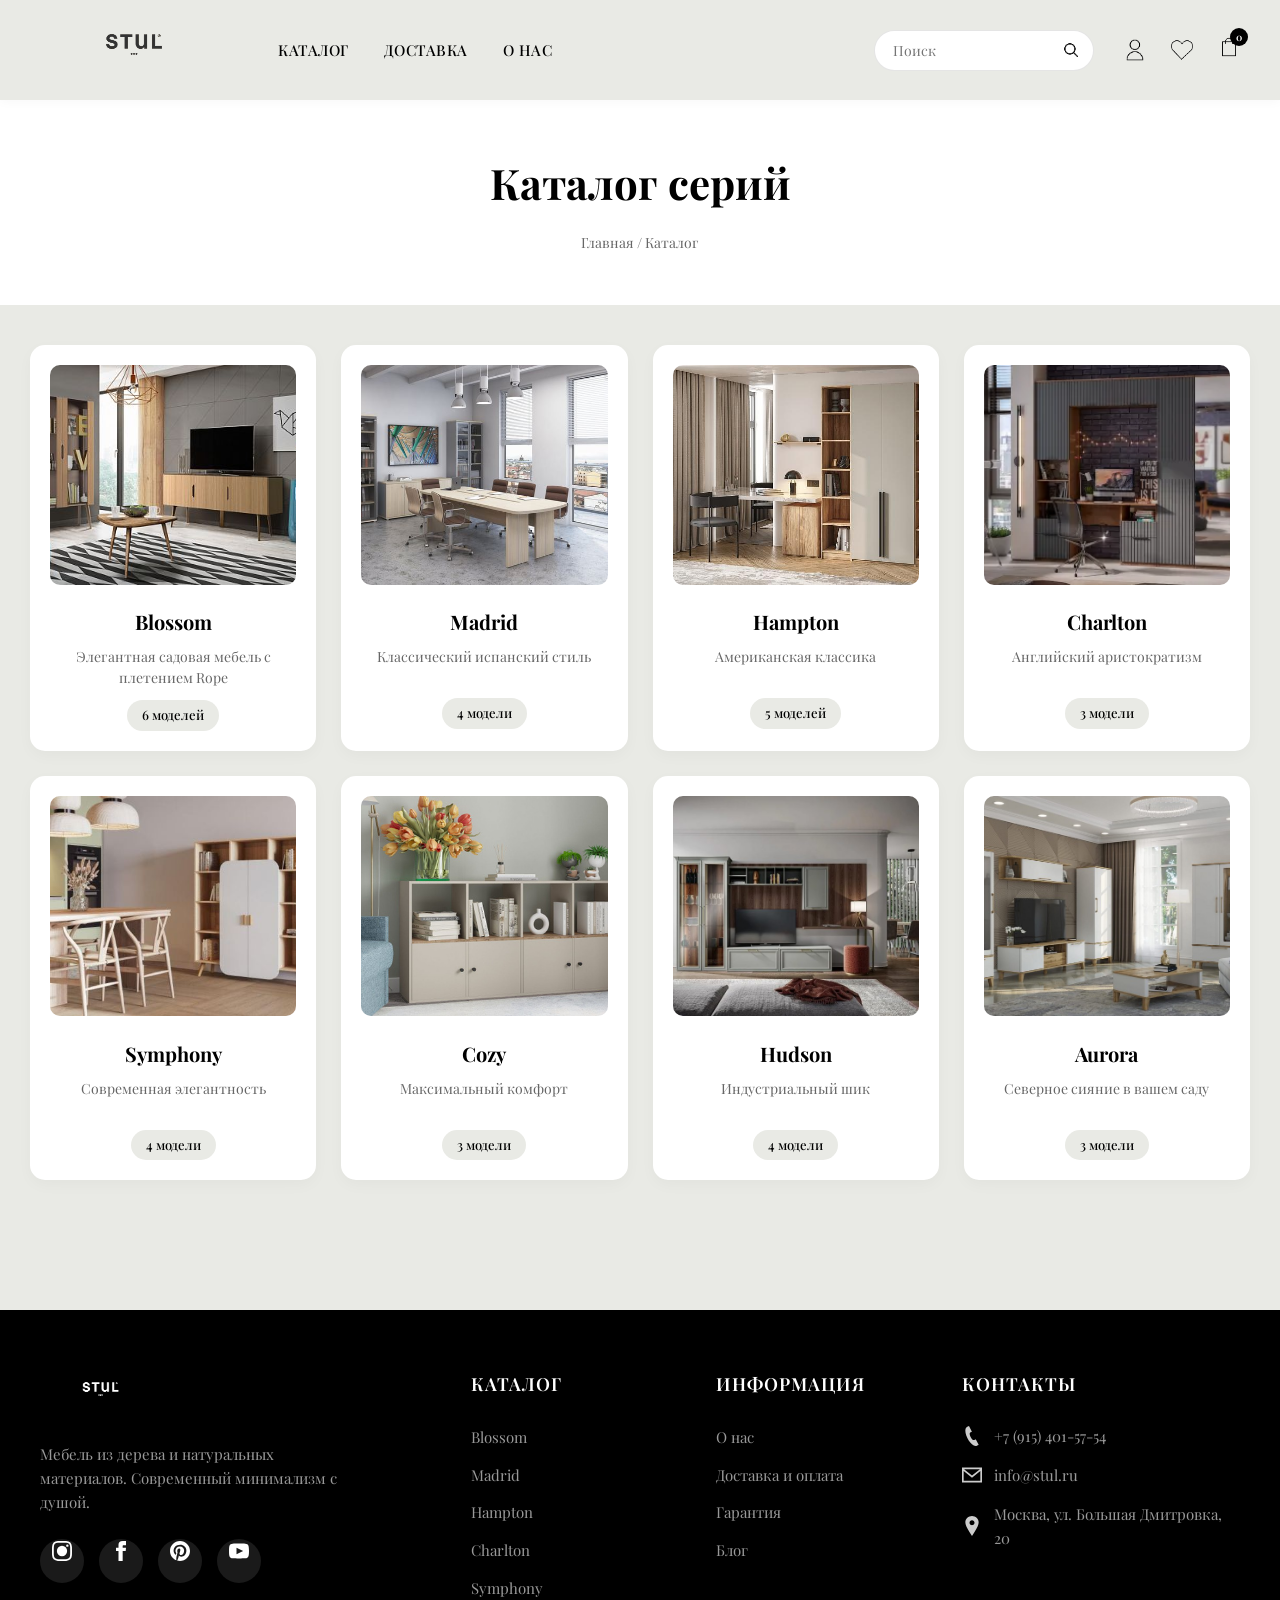
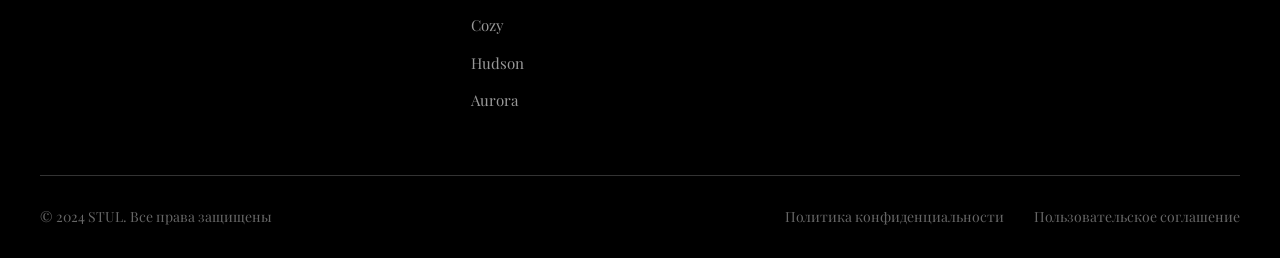
<file: stul/catalog.html>
<!DOCTYPE html>
<html lang="ru">
<head>
    <meta charset="UTF-8">
    <meta name="viewport" content="width=device-width, initial-scale=1.0">
    <title>STUL - Каталог серий</title>
    <link rel="stylesheet" href="style.css">
    <link rel="preconnect" href="https://fonts.googleapis.com">
    <link rel="preconnect" href="https://fonts.gstatic.com" crossorigin>
    <link href="https://fonts.googleapis.com/css2?family=Playfair+Display:wght@400;500;600;700&display=swap" rel="stylesheet">
    <style>
        .logo_img {
            height: 70px;
            width: auto;
            opacity: 0.9;
        }
        .catalog-hero {
            padding: 50px 30px;
            text-align: center;
            background: #fff;
        }
        
        .catalog-hero h1 {
            font-size: 42px;
            margin-bottom: 15px;
        }
        
        .breadcrumbs {
            color: #666;
            font-size: 14px;
        }
        
        .breadcrumbs a {
            color: #666;
            transition: color 0.3s;
        }
        
        .breadcrumbs a:hover {
            color: #000;
        }
        
        .series-grid {
            display: grid;
            grid-template-columns: repeat(4, 1fr);
            gap: 25px;
            max-width: 1300px;
            margin: 40px auto;
            padding: 0 30px 50px;
        }
        
        .series-card {
            background: #fff;
            border-radius: 15px;
            overflow: hidden;
            cursor: pointer;
            transition: transform 0.3s, box-shadow 0.3s;
            text-align: center;
            padding: 20px;
            box-shadow: 0 5px 15px rgba(0,0,0,0.03);
        }
        
        .series-card:hover {
            transform: translateY(-5px);
            box-shadow: 0 15px 25px rgba(0, 0, 0, 0.08);
        }
        
        .series-card img {
            width: 100%;
            height: 220px;
            object-fit: cover;
            border-radius: 10px;
            margin-bottom: 15px;
        }
        
        .series-card h3 {
            font-size: 20px;
            margin-bottom: 8px;
        }
        
        .series-card p {
            color: #666;
            margin-bottom: 12px;
            font-size: 14px;
            line-height: 1.5;
            min-height: 40px;
        }
        
        .series-badge {
            display: inline-block;
            background: #e9eae5;
            padding: 5px 15px;
            border-radius: 20px;
            font-size: 13px;
            font-weight: 500;
        }
        
        @media (max-width: 1200px) {
            .series-grid {
                grid-template-columns: repeat(3, 1fr);
            }
        }
        
        @media (max-width: 992px) {
            .series-grid {
                grid-template-columns: repeat(2, 1fr);
            }
        }
        
        @media (max-width: 768px) {
            .series-grid {
                grid-template-columns: 1fr;
                padding: 0 20px;
            }
        }
    </style>
</head>
<body>
    <header>
        <div class="header-container">
            <div class="header-left">
                <a href="index.php" class="logo-link">
                    <img class="logo_img" src="img/header_img/stud_logo.png" alt="STUL">
                </a>
                <nav class="menu">
                    <a href="catalog.html">Каталог</a>
                    <a href="delivery.html">Доставка</a>
                    <a href="about.html">О нас</a>
                </nav>
            </div>
            <div class="header-right">
                <div class="search-container">
                    <input type="text" class="search-input" placeholder="Поиск">
                    <img src="img/header_img/search_logo.png" alt="Поиск" class="search-icon">
                </div>
                <div class="icon-group">
                    <img src="img/header_img/user_logo.png" alt="Войти" class="header-icon user-icon">
                    <img src="img/header_img/favorite_logo.png" alt="Избранное" class="header-icon favorites-icon">
                    <div class="basket-icon" id="cartIcon">
                        <img src="img/header_img/backet_logo.png" alt="Корзина">
                        <span class="cart-count" id="cartCount">0</span>
                    </div>
                </div>
            </div>
        </div>
    </header>

    <main>
        <div class="catalog-hero">
            <h1>Каталог серий</h1>
            <div class="breadcrumbs">
                <a href="index.php">Главная</a> / <span>Каталог</span>
            </div>
        </div>

        <div class="series-grid">
            <div class="series-card" onclick="location.href='series.html?name=Blossom'">
                <img src="img/series_img/blossom-series.jpg" alt="Серия Blossom">
                <h3>Blossom</h3>
                <p>Элегантная садовая мебель с плетением Rope</p>
                <span class="series-badge">6 моделей</span>
            </div>
            <div class="series-card" onclick="location.href='series.html?name=Madrid'">
                <img src="img/series_img/madrid-series.jpg" alt="Серия Madrid">
                <h3>Madrid</h3>
                <p>Классический испанский стиль</p>
                <span class="series-badge">4 модели</span>
            </div>
            <div class="series-card" onclick="location.href='series.html?name=Hampton'">
                <img src="img/series_img/hampton-series.jpeg" alt="Серия Hampton">
                <h3>Hampton</h3>
                <p>Американская классика</p>
                <span class="series-badge">5 моделей</span>
            </div>
            <div class="series-card" onclick="location.href='series.html?name=Charlton'">
                <img src="img/series_img/charlton-series.webp" alt="Серия Charlton">
                <h3>Charlton</h3>
                <p>Английский аристократизм</p>
                <span class="series-badge">3 модели</span>
            </div>
            <div class="series-card" onclick="location.href='series.html?name=Symphony'">
                <img src="img/series_img/symphony-series.jpg" alt="Серия Symphony">
                <h3>Symphony</h3>
                <p>Современная элегантность</p>
                <span class="series-badge">4 модели</span>
            </div>
            <div class="series-card" onclick="location.href='series.html?name=Cozy'">
                <img src="img/series_img/cozy-series.jpg" alt="Серия Cozy">
                <h3>Cozy</h3>
                <p>Максимальный комфорт</p>
                <span class="series-badge">3 модели</span>
            </div>
            <div class="series-card" onclick="location.href='series.html?name=Hudson'">
                <img src="img/series_img/hudson-series.jpg" alt="Серия Hudson">
                <h3>Hudson</h3>
                <p>Индустриальный шик</p>
                <span class="series-badge">4 модели</span>
            </div>
            <div class="series-card" onclick="location.href='series.html?name=Aurora'">
                <img src="img/series_img/aurora-series.jpg" alt="Серия Aurora">
                <h3>Aurora</h3>
                <p>Северное сияние в вашем саду</p>
                <span class="series-badge">3 модели</span>
            </div>
        </div>
    </main>

    <footer>
        <div class="footer-container">
            <div class="footer-top">
                <div class="footer-logo">
                    <img src="img/header_img/stud_logo.png" alt="STUL">
                    <p>Мебель из дерева и натуральных материалов. Современный минимализм с душой.</p>
                    <div class="social-links">
                        <a href="#"><img src="img/footer_img/instagram.svg" alt="Instagram"></a>
                        <a href="#"><img src="img/footer_img/facebook.svg" alt="Facebook"></a>
                        <a href="#"><img src="img/footer_img/pinterest.svg" alt="Pinterest"></a>
                        <a href="#"><img src="img/footer_img/youtube.svg" alt="YouTube"></a>
                    </div>
                </div>
                <div class="footer-col">
                    <h4>Каталог</h4>
                    <ul>
                        <li><a href="series.html?name=Blossom">Blossom</a></li>
                        <li><a href="series.html?name=Madrid">Madrid</a></li>
                        <li><a href="series.html?name=Hampton">Hampton</a></li>
                        <li><a href="series.html?name=Charlton">Charlton</a></li>
                        <li><a href="series.html?name=Symphony">Symphony</a></li>
                        <li><a href="series.html?name=Cozy">Cozy</a></li>
                        <li><a href="series.html?name=Hudson">Hudson</a></li>
                        <li><a href="series.html?name=Aurora">Aurora</a></li>
                    </ul>
                </div>
                <div class="footer-col">
                    <h4>Информация</h4>
                    <ul>
                        <li><a href="about.html">О нас</a></li>
                        <li><a href="delivery.html">Доставка и оплата</a></li>
                        <li><a href="#">Гарантия</a></li>
                        <li><a href="#">Блог</a></li>
                    </ul>
                </div>
                <div class="footer-col">
                    <h4>Контакты</h4>
                    <div class="footer-contact">
                        <p><img src="img/footer_img/phone.svg" alt="Телефон"> +7 (915) 401-57-54</p>
                        <p><img src="img/footer_img/email.svg" alt="Email"> info@stul.ru</p>
                        <p><img src="img/footer_img/location.svg" alt="Адрес"> Москва, ул. Большая Дмитровка, 20</p>
                    </div>
                </div>
            </div>
            <div class="footer-bottom">
                <p>© 2024 STUL. Все права защищены</p>
                <div class="footer-bottom-links">
                    <a href="#">Политика конфиденциальности</a>
                    <a href="#">Пользовательское соглашение</a>
                </div>
            </div>
        </div>
    </footer>

    <div class="cart-sidebar" id="cartSidebar">
        <div class="cart-header">
            <h3>Корзина</h3>
            <span class="close-cart" onclick="closeCart()">&times;</span>
        </div>
        <div class="cart-items" id="cartItems"></div>
        <div class="cart-footer">
            <div class="cart-total">
                <span>Итого:</span>
                <span id="cartTotal">0 ₽</span>
            </div>
            <button class="checkout-btn" onclick="checkout()">Оформить заказ</button>
        </div>
    </div>

    <div class="auth-modal" id="authModal">
        <div class="auth-modal-content">
            <span class="close-btn">&times;</span>
            <h2>Авторизация / Регистрация</h2>
            <form id="authForm">
                <input type="text" placeholder="Имя" required>
                <input type="tel" placeholder="Телефон" required>
                <input type="email" placeholder="Email" required>
                <input type="password" placeholder="Пароль" required>
                <div class="form-buttons">
                    <button type="submit" class="register-btn">Зарегистрироваться</button>
                    <button type="button" class="login-btn">Войти</button>
                </div>
            </form>
        </div>
    </div>

    <script src="script.js"></script>
</body>
</html>
</file>
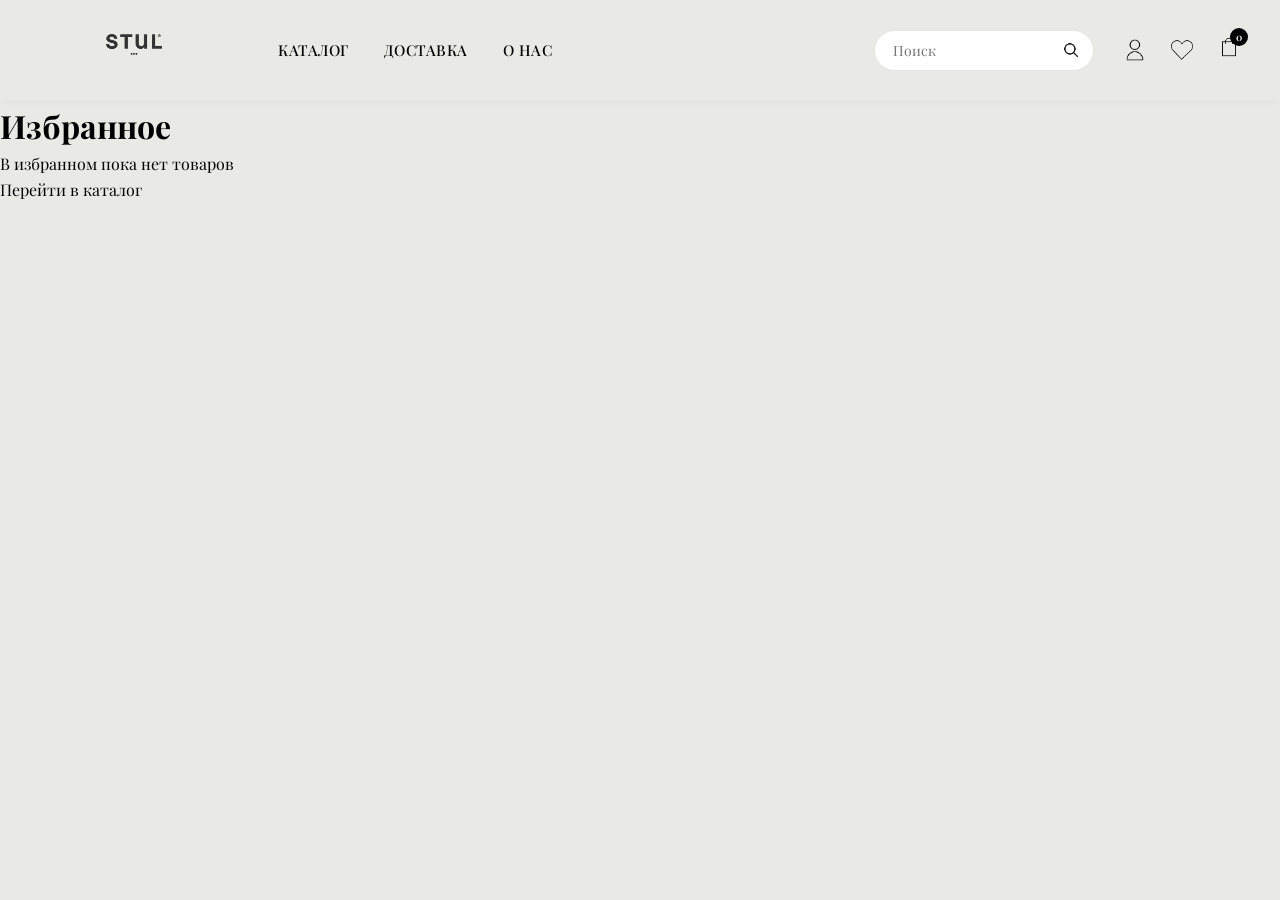
<file: stul/favorites.html>
<!DOCTYPE html>
<html lang="ru">
<head>
    <meta charset="UTF-8">
    <meta name="viewport" content="width=device-width, initial-scale=1.0">
    <title>STUL - Избранное</title>
    <link rel="stylesheet" href="style.css">
    <link rel="preconnect" href="https://fonts.googleapis.com">
    <link rel="preconnect" href="https://fonts.gstatic.com" crossorigin>
    <link href="https://fonts.googleapis.com/css2?family=Playfair+Display:wght@400;500;600;700&display=swap" rel="stylesheet">
</head>
<style>  
         .logo_img {
            height: 70px;
            width: auto;
            opacity: 0.9;
        }
</style>
<body>
     <header>
        <div class="header-container">
            <div class="header-left">
                <a href="index.html" class="logo-link">
                    <img class="logo_img" src="img/header_img/stud_logo.png" alt="STUL">
                </a>
                <nav class="menu">
                    <a href="catalog.html">Каталог</a>
                    <a href="delivery.html">Доставка</a>
                    <a href="about.html">О нас</a>
                </nav>
            </div>
            <div class="header-right">
                <div class="search-container">
                    <input type="text" class="search-input" placeholder="Поиск">
                    <img src="img/header_img/search_logo.png" alt="Поиск" class="search-icon">
                </div>
                <div class="icon-group">
                    <img src="img/header_img/user_logo.png" alt="Войти" class="header-icon user-icon">
                    <img src="img/header_img/favorite_logo.png" alt="Избранное" class="header-icon favorites-icon">
                    <div class="basket-icon" id="cartIcon">
                        <img src="img/header_img/backet_logo.png" alt="Корзина">
                        <span class="cart-count" id="cartCount">0</span>
                    </div>
                </div>
            </div>
        </div>
    </header>

    <main class="favorites-page">
        <h1>Избранное</h1>
        <div class="favorites-grid" id="favoritesGrid"></div>
    </main>

    <div class="cart-sidebar" id="cartSidebar">
        <div class="cart-header">
            <h3>Корзина</h3>
            <span class="close-cart" onclick="closeCart()">&times;</span>
        </div>
        <div class="cart-items" id="cartItems"></div>
        <div class="cart-footer">
            <div class="cart-total">
                <span>Итого:</span>
                <span id="cartTotal">0 ₽</span>
            </div>
            <button class="checkout-btn" onclick="checkout()">Оформить заказ</button>
        </div>
    </div>

    <div class="auth-modal" id="authModal">
        <div class="auth-modal-content">
            <span class="close-btn">&times;</span>
            <h2>Авторизация / Регистрация</h2>
            <form>
                <input type="text" placeholder="Имя" required>
                <input type="tel" placeholder="Телефон" required>
                <input type="email" placeholder="Email" required>
                <input type="password" placeholder="Пароль" required>
                <div class="form-buttons">
                    <button type="submit" class="register-btn">Зарегистрироваться</button>
                    <button type="button" class="login-btn">Войти</button>
                </div>
            </form>
        </div>
    </div>

    <script>
        let cart = JSON.parse(localStorage.getItem('cart')) || [];

        function displayFavorites() {
            const favorites = JSON.parse(localStorage.getItem('favorites')) || [];
            const grid = document.getElementById('favoritesGrid');
            
            if (favorites.length === 0) {
                grid.innerHTML = `
                    <div class="empty-state">
                        <p>В избранном пока нет товаров</p>
                        <a href="catalog.html">Перейти в каталог</a>
                    </div>
                `;
                return;
            }
            
            let html = '';
            favorites.forEach(item => {
                html += `
                    <div class="product-card" onclick="location.href='product.html?id=${item.id}'">
                        <img src="${item.image}" alt="${item.name}">
                        <h3>${item.name}</h3>
                        <p class="price">${item.price.toLocaleString()} ₽</p>
                        <button class="add-to-cart-small" onclick="event.stopPropagation(); addToCart(${JSON.stringify(item).replace(/"/g, '&quot;')})">
                            В корзину
                        </button>
                    </div>
                `;
            });
            
            grid.innerHTML = html;
        }

        function addToCart(product) {
            const existingItem = cart.find(item => item.id === product.id);
            
            if (existingItem) {
                existingItem.quantity = (existingItem.quantity || 1) + 1;
            } else {
                cart.push({...product, quantity: 1});
            }
            
            localStorage.setItem('cart', JSON.stringify(cart));
            updateCartCount();
            updateCartDisplay();
            showNotification('Товар добавлен в корзину');
        }

        function updateCartCount() {
            const count = cart.reduce((sum, item) => sum + (item.quantity || 1), 0);
            document.getElementById('cartCount').textContent = count;
        }

        function updateCartDisplay() {
            const cartItems = document.getElementById('cartItems');
            const cartTotal = document.getElementById('cartTotal');
            
            if (cart.length === 0) {
                cartItems.innerHTML = '<p style="text-align: center; color: #999;">Корзина пуста</p>';
                cartTotal.textContent = '0 ₽';
                return;
            }
            
            let html = '';
            let total = 0;
            
            cart.forEach(item => {
                const itemTotal = item.price * (item.quantity || 1);
                total += itemTotal;
                
                html += `
                    <div class="cart-item">
                        <img src="${item.image}" alt="${item.name}">
                        <div class="cart-item-info">
                            <h4>${item.name}</h4>
                            <div class="cart-item-price">${item.price.toLocaleString()} ₽</div>
                            <div>Количество: ${item.quantity || 1}</div>
                        </div>
                        <button class="cart-item-remove" onclick="removeFromCart('${item.id}')">&times;</button>
                    </div>
                `;
            });
            
            cartItems.innerHTML = html;
            cartTotal.textContent = total.toLocaleString() + ' ₽';
        }

        function removeFromCart(productId) {
            cart = cart.filter(item => item.id !== productId);
            localStorage.setItem('cart', JSON.stringify(cart));
            updateCartCount();
            updateCartDisplay();
        }

        function openCart() {
            document.getElementById('cartSidebar').classList.add('open');
        }

        function closeCart() {
            document.getElementById('cartSidebar').classList.remove('open');
        }

        function showNotification(message) {
            const notification = document.createElement('div');
            notification.className = 'notification show';
            notification.textContent = message;
            document.body.appendChild(notification);
            
            setTimeout(() => {
                notification.remove();
            }, 2000);
        }

        function checkout() {
            alert('Функция оформления заказа будет доступна в ближайшее время');
        }

        document.querySelector('.user-icon').addEventListener('click', function() {
            document.getElementById('authModal').style.display = 'flex';
        });

        document.querySelectorAll('.close-btn').forEach(btn => {
            btn.addEventListener('click', function() {
                document.getElementById('authModal').style.display = 'none';
            });
        });

        document.getElementById('cartIcon').addEventListener('click', function() {
            openCart();
        });

        document.querySelector('.favorites-icon').addEventListener('click', function() {
            window.location.href = 'favorites.html';
        });

        window.addEventListener('click', function(e) {
            if (e.target === document.getElementById('authModal')) {
                document.getElementById('authModal').style.display = 'none';
            }
        });

        displayFavorites();
        updateCartCount();
        updateCartDisplay();
    </script>
</body>
</html>
</file>
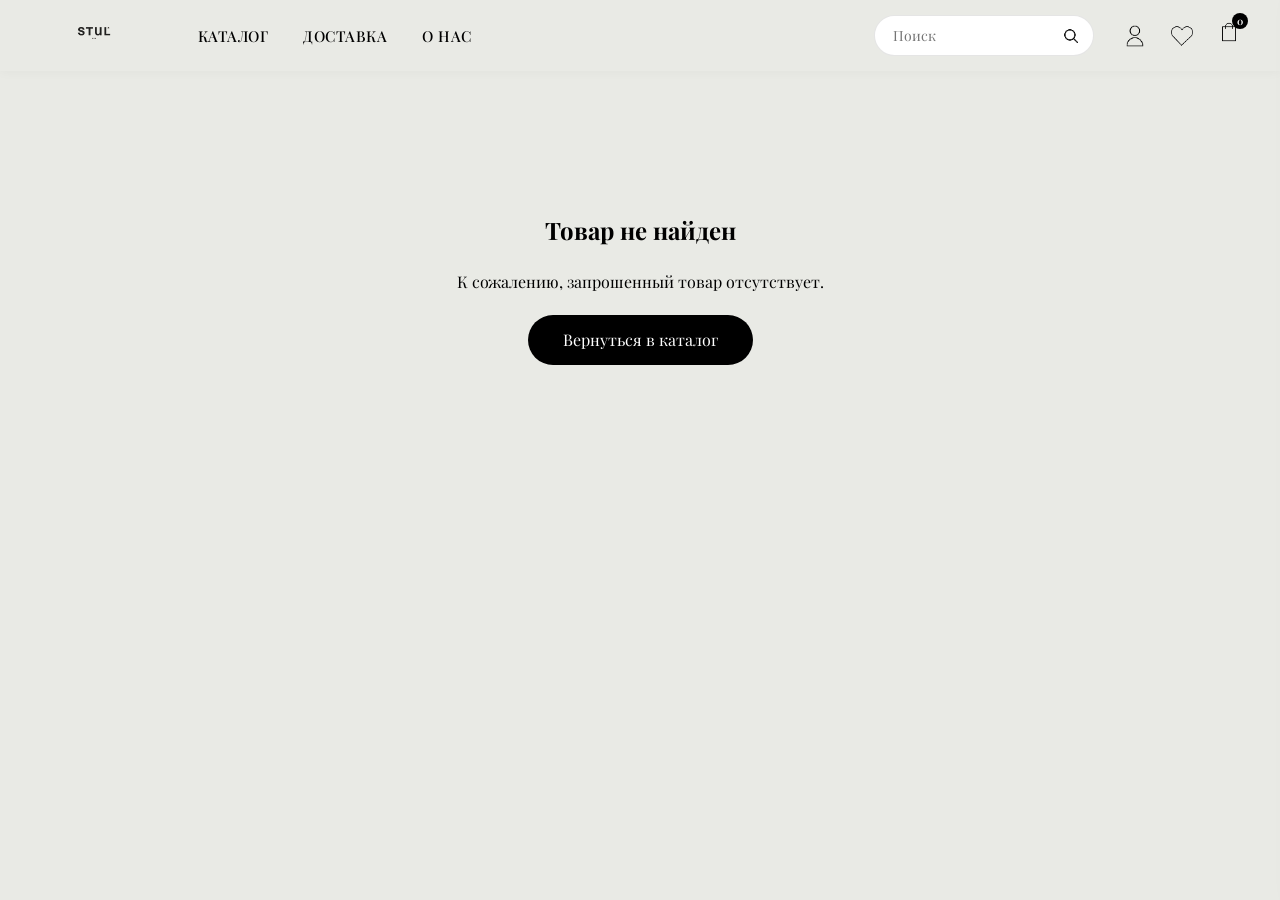
<file: stul/product.html>
<!DOCTYPE html>
<html lang="ru">
<head>
    <meta charset="UTF-8">
    <meta name="viewport" content="width=device-width, initial-scale=1.0">
    <title>STUL - Карточка товара</title>
    <link rel="stylesheet" href="style.css">
    <link rel="preconnect" href="https://fonts.googleapis.com">
    <link rel="preconnect" href="https://fonts.gstatic.com" crossorigin>
    <link href="https://fonts.googleapis.com/css2?family=Playfair+Display:wght@400;500;600;700&display=swap" rel="stylesheet">
    <style>
        .product-page {
            max-width: 1400px;
            margin: 0 auto;
            padding: 40px;
        }

        .breadcrumbs {
            margin-bottom: 40px;
            color: #666;
            font-size: 14px;
        }

        .breadcrumbs a {
            color: #666;
            text-decoration: none;
            transition: color 0.3s;
        }

        .breadcrumbs a:hover {
            color: #000;
        }

        .product-container {
            display: grid;
            grid-template-columns: 1fr 1fr;
            gap: 60px;
            margin-bottom: 80px;
        }

        .product-gallery {
            position: relative;
        }

        .main-image-container {
            background: #f8f8f8;
            padding: 40px;
            margin-bottom: 20px;
            display: flex;
            align-items: center;
            justify-content: center;
            border-radius: 20px;
        }

        .main-image {
            max-width: 100%;
            max-height: 450px;
            width: auto;
            height: auto;
            object-fit: contain;
        }

        .thumbnail-gallery {
            display: grid;
            grid-template-columns: repeat(4, 1fr);
            gap: 10px;
        }

        .thumbnail-item {
            background: #f8f8f8;
            padding: 10px;
            cursor: pointer;
            opacity: 0.6;
            transition: opacity 0.3s;
            display: flex;
            align-items: center;
            justify-content: center;
            border-radius: 10px;
        }

        .thumbnail-item:hover,
        .thumbnail-item.active {
            opacity: 1;
        }

        .thumbnail-item img {
            max-width: 100%;
            max-height: 70px;
            width: auto;
            height: auto;
            object-fit: contain;
        }

        .product-info {
            padding: 20px 0;
        }

        .product-info h1 {
            font-size: 48px;
            margin-bottom: 10px;
        }

        .product-info .price {
            font-size: 36px;
            font-weight: 600;
            margin-bottom: 20px;
        }

        .product-info .badge {
            display: inline-block;
            background: #e9eae5;
            padding: 5px 15px;
            border-radius: 20px;
            font-size: 14px;
            margin-bottom: 20px;
        }

        .product-description {
            margin: 30px 0;
            line-height: 1.8;
            color: #444;
        }

        .product-actions {
            display: flex;
            gap: 20px;
            margin: 40px 0;
        }

        .add-to-cart {
            flex: 2;
            background: #000;
            color: #fff;
            border: none;
            padding: 15px 30px;
            border-radius: 40px;
            font-family: 'Playfair Display', serif;
            font-size: 18px;
            cursor: pointer;
            transition: all 0.3s;
            display: flex;
            align-items: center;
            justify-content: center;
            gap: 10px;
        }

        .add-to-cart:hover {
            background: #333;
            transform: scale(1.02);
        }

        .add-to-favorites {
            flex: 1;
            background: #fff;
            border: 2px solid #000;
            color: #000;
            padding: 15px;
            border-radius: 40px;
            font-family: 'Playfair Display', serif;
            font-size: 18px;
            cursor: pointer;
            transition: all 0.3s;
            display: flex;
            align-items: center;
            justify-content: center;
            gap: 10px;
        }

        .add-to-favorites:hover {
            background: #000;
            color: #fff;
        }

        .add-to-favorites.active {
            background: #000;
            color: #fff;
        }

        .product-specs {
            margin-top: 40px;
            border-top: 1px solid #ddd;
            padding-top: 40px;
        }

        .product-specs h3 {
            font-size: 24px;
            margin-bottom: 20px;
        }

        .specs-grid {
            display: grid;
            grid-template-columns: repeat(2, 1fr);
            gap: 20px;
            margin-top: 20px;
        }

        .spec-item {
            display: flex;
            gap: 10px;
        }

        .spec-label {
            font-weight: 600;
            min-width: 100px;
        }

        .spec-value {
            color: #666;
        }

        .related-products {
            margin-top: 80px;
        }

        .related-products h2 {
            font-size: 36px;
            margin-bottom: 40px;
            text-align: center;
        }

        .related-grid {
            display: grid;
            grid-template-columns: repeat(4, 1fr);
            gap: 30px;
        }

        .notification {
            position: fixed;
            top: 100px;
            right: 40px;
            background: #000;
            color: #fff;
            padding: 15px 30px;
            border-radius: 40px;
            z-index: 2000;
            transform: translateX(400px);
            transition: transform 0.3s;
            box-shadow: 0 5px 20px rgba(0,0,0,0.2);
        }

        .notification.show {
            transform: translateX(0);
        }

        .cart-sidebar {
            position: fixed;
            top: 0;
            right: -400px;
            width: 380px;
            height: 100vh;
            background: #fff;
            box-shadow: -5px 0 20px rgba(0,0,0,0.1);
            z-index: 3000;
            transition: right 0.3s;
            display: flex;
            flex-direction: column;
        }

        .cart-sidebar.open {
            right: 0;
        }

        .cart-header {
            padding: 25px;
            border-bottom: 1px solid #ddd;
            display: flex;
            justify-content: space-between;
            align-items: center;
        }

        .cart-header h3 {
            font-size: 18px;
        }

        .close-cart {
            font-size: 28px;
            cursor: pointer;
            color: #999;
            transition: color 0.3s;
        }

        .close-cart:hover {
            color: #f00;
        }

        .cart-items {
            flex: 1;
            overflow-y: auto;
            padding: 25px;
        }

        .cart-item {
            display: flex;
            gap: 15px;
            margin-bottom: 20px;
            padding-bottom: 20px;
            border-bottom: 1px solid #eee;
            position: relative;
        }

        .cart-item img {
            width: 70px;
            height: 70px;
            object-fit: cover;
            border-radius: 8px;
        }

        .cart-item-info {
            flex: 1;
        }

        .cart-item-info h4 {
            font-size: 14px;
            margin-bottom: 5px;
        }

        .cart-item-price {
            font-weight: 600;
            color: #000;
            font-size: 14px;
        }

        .cart-item-remove {
            position: absolute;
            top: 0;
            right: 0;
            background: none;
            border: none;
            font-size: 18px;
            cursor: pointer;
            color: #999;
            transition: color 0.3s;
        }

        .cart-item-remove:hover {
            color: #f00;
        }

        .cart-footer {
            padding: 25px;
            border-top: 1px solid #ddd;
        }

        .cart-total {
            display: flex;
            justify-content: space-between;
            margin-bottom: 20px;
            font-size: 16px;
            font-weight: 600;
        }

        .checkout-btn {
            width: 100%;
            background: #000;
            color: #fff;
            border: none;
            padding: 12px;
            border-radius: 40px;
            font-family: 'Playfair Display', serif;
            font-size: 14px;
            cursor: pointer;
            transition: background 0.3s;
        }

        .checkout-btn:hover {
            background: #333;
        }

        .cart-count {
            position: absolute;
            top: -8px;
            right: -8px;
            background: #000;
            color: #fff;
            font-size: 10px;
            width: 16px;
            height: 16px;
            border-radius: 50%;
            display: flex;
            align-items: center;
            justify-content: center;
        }

        .basket-icon {
            position: relative;
            cursor: pointer;
        }

        @media (max-width: 1200px) {
            .related-grid {
                grid-template-columns: repeat(3, 1fr);
            }
        }

        @media (max-width: 992px) {
            .product-container {
                grid-template-columns: 1fr;
                gap: 40px;
            }
            
            .related-grid {
                grid-template-columns: repeat(2, 1fr);
            }
        }

        @media (max-width: 768px) {
            .product-page {
                padding: 20px;
            }
            
            .product-info h1 {
                font-size: 36px;
            }
            
            .product-info .price {
                font-size: 28px;
            }
            
            .product-actions {
                flex-direction: column;
            }
            
            .related-grid {
                grid-template-columns: 1fr;
            }
            
            .cart-sidebar {
                width: 100%;
                right: -100%;
            }
            
            .specs-grid {
                grid-template-columns: 1fr;
            }
        }
    </style>
</head>
<body>
    <header>
        <div class="header-container">
            <div class="header-left">
                <a href="index.php" class="logo-link">
                    <img class="logo_img" src="img/header_img/stud_logo.png" alt="STUL">
                </a>
                <nav class="menu">
                    <a href="catalog.html">Каталог</a>
                    <a href="delivery.html">Доставка</a>
                    <a href="about.html">О нас</a>
                </nav>
            </div>
            <div class="header-right">
                <div class="search-container">
                    <input type="text" class="search-input" placeholder="Поиск">
                    <img src="img/header_img/search_logo.png" alt="Поиск" class="search-icon">
                </div>
                <div class="icon-group">
                    <img src="img/header_img/user_logo.png" alt="Войти" class="header-icon user-icon">
                    <img src="img/header_img/favorite_logo.png" alt="Избранное" class="header-icon favorites-icon">
                    <div class="basket-icon" id="cartIcon">
                        <img src="img/header_img/backet_logo.png" alt="Корзина">
                        <span class="cart-count" id="cartCount">0</span>
                    </div>
                </div>
            </div>
        </div>
    </header>

    <main class="product-page" id="productPage"></main>

    <div class="cart-sidebar" id="cartSidebar">
        <div class="cart-header">
            <h3>Корзина</h3>
            <span class="close-cart" onclick="closeCart()">&times;</span>
        </div>
        <div class="cart-items" id="cartItems"></div>
        <div class="cart-footer">
            <div class="cart-total">
                <span>Итого:</span>
                <span id="cartTotal">0 ₽</span>
            </div>
            <button class="checkout-btn" onclick="checkout()">Оформить заказ</button>
        </div>
    </div>

    <div class="auth-modal" id="authModal">
        <div class="auth-modal-content">
            <span class="close-btn">&times;</span>
            <h2>Авторизация / Регистрация</h2>
            <form id="authForm">
                <input type="text" placeholder="Имя" required>
                <input type="tel" placeholder="Телефон" required>
                <input type="email" placeholder="Email" required>
                <input type="password" placeholder="Пароль" required>
                <div class="form-buttons">
                    <button type="submit" class="register-btn">Зарегистрироваться</button>
                    <button type="button" class="login-btn">Войти</button>
                </div>
            </form>
        </div>
    </div>

    <script>
        let cart = JSON.parse(localStorage.getItem('cart')) || [];
        let favorites = JSON.parse(localStorage.getItem('favorites')) || [];

        const productsData = {
            // Серия Blossom
            'blossom6': {
                id: 'blossom6',
                name: 'Blossom 6',
                series: 'Blossom',
                price: 790070,
                mainImage: 'img/products/blossom/blossom6/blossom6.webp',
                images: [
                    'img/products/blossom/blossom6/blossom6.webp',
                    'img/products/blossom/blossom6/blossom6.2.webp',
                    'img/products/blossom/blossom6/blossom6.3.webp',
                    'img/products/blossom/blossom6/blossom6.4.webp'
                ],
                badge: 'Популярное',
                description: 'Элегантный комплект садовой мебели Blossom 6 создан для тех, кто ценит комфорт и стиль. Идеально подходит для просторных террас и патио.',
                specs: {
                    material: 'Алюминий, плетение Rope',
                    color: 'Тёплый коричневый',
                    dimensions: '200 x 80 x 70 см',
                    weight: '25 кг',
                    country: 'Италия',
                    warranty: '5 лет'
                }
            },
            'blossom8': {
                id: 'blossom8',
                name: 'Blossom 8',
                series: 'Blossom',
                price: 980210,
                mainImage: 'img/products/blossom/blossom8/blossom8.webp',
                images: [
                    'img/products/blossom/blossom8/blossom8.webp',
                    'img/products/blossom/blossom8/blossom8.2.webp',
                    'img/products/blossom/blossom8/blossom8.3.webp',
                    'img/products/blossom/blossom8/blossom8.4.webp'
                ],
                badge: 'Новинка',
                description: 'Увеличенная версия комплекта Blossom для большой компании. Восемь предметов мебели создают идеальное пространство для приема гостей.',
                specs: {
                    material: 'Алюминий, плетение Rope',
                    color: 'Светлый беж',
                    dimensions: '280 x 90 x 75 см',
                    weight: '32 кг',
                    country: 'Италия',
                    warranty: '5 лет'
                }
            },
            'blossom-sofa': {
                id: 'blossom-sofa',
                name: 'Blossom Sofa',
                series: 'Blossom',
                price: 450000,
                mainImage: 'img/products/blossom/sofa/sofa.webp',
                images: [
                    'img/products/blossom/sofa/sofa.webp',
                    'img/products/blossom/sofa/sofa.2.webp',
                    'img/products/blossom/sofa/sofa.3.webp',
                    'img/products/blossom/sofa/sofa.4.webp'
                ],
                badge: '',
                description: 'Удобный диван из серии Blossom. Идеально подходит для создания зоны отдыха на террасе.',
                specs: {
                    material: 'Алюминий, плетение Rope',
                    color: 'Бежевый',
                    dimensions: '180 x 85 x 70 см',
                    weight: '28 кг',
                    country: 'Италия',
                    warranty: '5 лет'
                }
            },
            'blossom-chair': {
                id: 'blossom-chair',
                name: 'Blossom Chair',
                series: 'Blossom',
                price: 120000,
                mainImage: 'img/products/blossom/chair/chair.webp',
                images: [
                    'img/products/blossom/chair/chair.webp',
                    'img/products/blossom/chair/chair.2.webp',
                    'img/products/blossom/chair/chair.3.webp',
                    'img/products/blossom/chair/chair.4.webp'
                ],
                badge: '',
                description: 'Элегантное кресло из серии Blossom. Легкое и удобное, идеально для отдыха на свежем воздухе.',
                specs: {
                    material: 'Алюминий, плетение Rope',
                    color: 'Бежевый',
                    dimensions: '70 x 75 x 70 см',
                    weight: '8 кг',
                    country: 'Италия',
                    warranty: '5 лет'
                }
            },
            'blossom-table': {
                id: 'blossom-table',
                name: 'Blossom Table',
                series: 'Blossom',
                price: 350000,
                mainImage: 'img/products/blossom/table/table.webp',
                images: [
                    'img/products/blossom/table/table.webp',
                    'img/products/blossom/table/table.2.webp',
                    'img/products/blossom/table/table.3.webp',
                    'img/products/blossom/table/table.4.webp'
                ],
                badge: 'Хит',
                description: 'Просторный стол из серии Blossom. Идеально подходит для обедов на открытом воздухе.',
                specs: {
                    material: 'Алюминий, стекло',
                    color: 'Прозрачный',
                    dimensions: '200 x 100 x 75 см',
                    weight: '35 кг',
                    country: 'Италия',
                    warranty: '5 лет'
                }
            },
            'blossom-lounge': {
                id: 'blossom-lounge',
                name: 'Blossom Lounge',
                series: 'Blossom',
                price: 680000,
                mainImage: 'img/products/blossom/lounge/lounge.webp',
                images: [
                    'img/products/blossom/lounge/lounge.webp',
                    'img/products/blossom/lounge/lounge.2.webp',
                    'img/products/blossom/lounge/lounge.3.webp',
                    'img/products/blossom/lounge/lounge.4.webp'
                ],
                badge: '',
                description: 'Комфортное кресло для отдыха из серии Blossom. Идеально для релаксации на свежем воздухе.',
                specs: {
                    material: 'Алюминий, плетение Rope',
                    color: 'Коричневый',
                    dimensions: '80 x 90 x 100 см',
                    weight: '15 кг',
                    country: 'Италия',
                    warranty: '5 лет'
                }
            },
            
            // Серия Madrid
            'madrid1': {
                id: 'madrid1',
                name: 'Madrid 1',
                series: 'Madrid',
                price: 910760,
                mainImage: 'img/products/madrid/madrid1/madrid1.webp',
                images: [
                    'img/products/madrid/madrid1/madrid1.webp',
                    'img/products/madrid/madrid1/madrid1.2.webp',
                    'img/products/madrid/madrid1/madrid1.3.webp',
                    'img/products/madrid/madrid1/madrid1.4.webp'
                ],
                badge: 'Популярное',
                description: 'Классический испанский стиль. Мебель из массива дерева с коваными элементами.',
                specs: {
                    material: 'Массив дуба, ковка',
                    color: 'Тёмный орех',
                    dimensions: '220 x 85 x 75 см',
                    weight: '45 кг',
                    country: 'Испания',
                    warranty: '10 лет'
                }
            },
            'madrid2': {
                id: 'madrid2',
                name: 'Madrid 2',
                series: 'Madrid',
                price: 890000,
                mainImage: 'img/products/madrid/madrid2/madrid2.webp',
                images: [
                    'img/products/madrid/madrid2/madrid2.webp',
                    'img/products/madrid/madrid2/madrid2.2.webp',
                    'img/products/madrid/madrid2/madrid2.3.webp',
                    'img/products/madrid/madrid2/madrid2.4.webp'
                ],
                badge: '',
                description: 'Элегантный комплект мебели в испанском стиле. Прекрасно подходит для загородного дома.',
                specs: {
                    material: 'Массив дуба',
                    color: 'Коричневый',
                    dimensions: '200 x 80 x 75 см',
                    weight: '40 кг',
                    country: 'Испания',
                    warranty: '10 лет'
                }
            },
            'madrid3': {
                id: 'madrid3',
                name: 'Madrid 3',
                series: 'Madrid',
                price: 750000,
                mainImage: 'img/products/madrid/madrid3/madrid3.webp',
                images: [
                    'img/products/madrid/madrid3/madrid3.webp',
                    'img/products/madrid/madrid3/madrid3.2.webp',
                    'img/products/madrid/madrid3/madrid3.3.webp',
                    'img/products/madrid/madrid3/madrid3.4.webp'
                ],
                badge: 'Новинка',
                description: 'Компактный комплект мебели для небольших террас. Испанский шарм в каждой детали.',
                specs: {
                    material: 'Массив дуба',
                    color: 'Светлый дуб',
                    dimensions: '180 x 75 x 75 см',
                    weight: '35 кг',
                    country: 'Испания',
                    warranty: '10 лет'
                }
            },
            'madrid4': {
                id: 'madrid4',
                name: 'Madrid 4',
                series: 'Madrid',
                price: 1200000,
                mainImage: 'img/products/madrid/madrid4/madrid4.webp',
                images: [
                    'img/products/madrid/madrid4/madrid4.webp',
                    'img/products/madrid/madrid4/madrid4.2.webp',
                    'img/products/madrid/madrid4/madrid4.3.webp',
                    'img/products/madrid/madrid4/madrid4.4.webp'
                ],
                badge: 'Премиум',
                description: 'Роскошный комплект мебели премиум-класса. Ручная работа, эксклюзивный дизайн.',
                specs: {
                    material: 'Массив дуба, латунь',
                    color: 'Венге',
                    dimensions: '240 x 90 x 80 см',
                    weight: '55 кг',
                    country: 'Испания',
                    warranty: '15 лет'
                }
            },
            
            // Серия Hampton
            'hampton1': {
                id: 'hampton1',
                name: 'Hampton 1',
                series: 'Hampton',
                price: 910340,
                mainImage: 'img/products/hampton/hampton1/hampton1.webp',
                images: [
                    'img/products/hampton/hampton1/hampton1.webp',
                    'img/products/hampton/hampton1/hampton1.2.webp',
                    'img/products/hampton/hampton1/hampton1.3.webp',
                    'img/products/hampton/hampton1/hampton1.4.webp'
                ],
                badge: 'Популярное',
                description: 'Американская классика. Удобная и практичная мебель для загородного дома.',
                specs: {
                    material: 'Массив дуба',
                    color: 'Орех',
                    dimensions: '210 x 85 x 75 см',
                    weight: '42 кг',
                    country: 'США',
                    warranty: '10 лет'
                }
            },
            'hampton2': {
                id: 'hampton2',
                name: 'Hampton 2',
                series: 'Hampton',
                price: 820000,
                mainImage: 'img/products/hampton/hampton2/hampton2.webp',
                images: [
                    'img/products/hampton/hampton2/hampton2.webp',
                    'img/products/hampton/hampton2/hampton2.2.webp',
                    'img/products/hampton/hampton2/hampton2.3.webp',
                    'img/products/hampton/hampton2/hampton2.4.webp'
                ],
                badge: '',
                description: 'Элегантный комплект мебели в американском стиле. Комфорт и функциональность.',
                specs: {
                    material: 'Массив дуба',
                    color: 'Коричневый',
                    dimensions: '190 x 80 x 75 см',
                    weight: '38 кг',
                    country: 'США',
                    warranty: '10 лет'
                }
            },
            'hampton3': {
                id: 'hampton3',
                name: 'Hampton 3',
                series: 'Hampton',
                price: 950000,
                mainImage: 'img/products/hampton/hampton3/hampton3.webp',
                images: [
                    'img/products/hampton/hampton3/hampton3.webp',
                    'img/products/hampton/hampton3/hampton3.2.webp',
                    'img/products/hampton/hampton3/hampton3.3.webp',
                    'img/products/hampton/hampton3/hampton3.4.webp'
                ],
                badge: 'Новинка',
                description: 'Современная интерпретация американской классики. Стильный дизайн и комфорт.',
                specs: {
                    material: 'Массив дуба',
                    color: 'Серый',
                    dimensions: '200 x 85 x 78 см',
                    weight: '40 кг',
                    country: 'США',
                    warranty: '10 лет'
                }
            },
            'hampton4': {
                id: 'hampton4',
                name: 'Hampton 4',
                series: 'Hampton',
                price: 680000,
                mainImage: 'img/products/hampton/hampton4/hampton4.webp',
                images: [
                    'img/products/hampton/hampton4/hampton4.webp',
                    'img/products/hampton/hampton4/hampton4.2.webp',
                    'img/products/hampton/hampton4/hampton4.3.webp',
                    'img/products/hampton/hampton4/hampton4.4.webp'
                ],
                badge: '',
                description: 'Компактный комплект мебели для небольших пространств. Американский стиль в каждой детали.',
                specs: {
                    material: 'Массив дуба',
                    color: 'Бежевый',
                    dimensions: '170 x 75 x 75 см',
                    weight: '32 кг',
                    country: 'США',
                    warranty: '10 лет'
                }
            },
            'hampton5': {
                id: 'hampton5',
                name: 'Hampton 5',
                series: 'Hampton',
                price: 1100000,
                mainImage: 'img/products/hampton/hampton5/hampton5.webp',
                images: [
                    'img/products/hampton/hampton5/hampton5.webp',
                    'img/products/hampton/hampton5/hampton5.2.webp',
                    'img/products/hampton/hampton5/hampton5.3.webp',
                    'img/products/hampton/hampton5/hampton5.4.webp'
                ],
                badge: 'Хит',
                description: 'Просторный комплект мебели для большой семьи. Максимальный комфорт и стиль.',
                specs: {
                    material: 'Массив дуба',
                    color: 'Венге',
                    dimensions: '250 x 90 x 80 см',
                    weight: '50 кг',
                    country: 'США',
                    warranty: '12 лет'
                }
            }
        };

        function getProductId() {
            const urlParams = new URLSearchParams(window.location.search);
            return urlParams.get('id');
        }

        function displayProduct() {
            const productId = getProductId();
            
            if (!productId || !productsData[productId]) {
                document.getElementById('productPage').innerHTML = `
                    <div style="text-align: center; padding: 100px 20px;">
                        <h2>Товар не найден</h2>
                        <p style="margin: 20px 0;">К сожалению, запрошенный товар отсутствует.</p>
                        <a href="catalog.html" class="hits-btn" style="display: inline-block; background: #000; color: #fff; padding: 12px 35px; border-radius: 40px; text-decoration: none;">Вернуться в каталог</a>
                    </div>
                `;
                return;
            }

            const product = productsData[productId];
            const isFavorite = favorites.some(fav => fav.id === product.id);
            
            let seriesLink = '';
            if (product.series === 'Бестселлеры') {
                seriesLink = `<a href="index.php#bestsellers">${product.series}</a>`;
            } else {
                seriesLink = `<a href="series.html?name=${product.series}">${product.series}</a>`;
            }
            
            const html = `
                <div class="breadcrumbs">
                    <a href="index.php">Главная</a> /
                    <a href="catalog.html">Каталог</a> / 
                    ${seriesLink} / 
                    <span>${product.name}</span>
                </div>

                <div class="product-container">
                    <div class="product-gallery">
                        <div class="main-image-container">
                            <img src="${product.mainImage}" alt="${product.name}" class="main-image" id="mainImage">
                        </div>
                        <div class="thumbnail-gallery">
                            ${product.images.map((img, index) => `
                                <div class="thumbnail-item ${index === 0 ? 'active' : ''}" onclick="changeImage('${img}')">
                                    <img src="${img}" alt="${product.name} вид ${index + 1}">
                                </div>
                            `).join('')}
                        </div>
                    </div>

                    <div class="product-info">
                        ${product.badge ? `<span class="badge">${product.badge}</span>` : ''}
                        <h1>${product.name}</h1>
                        <div class="price">${product.price.toLocaleString()} ₽</div>
                        
                        <div class="product-description">
                            <p>${product.description}</p>
                        </div>

                        <div class="product-actions">
                            <button class="add-to-cart" onclick="addToCart({
                                id: '${product.id}',
                                name: '${product.name}',
                                price: ${product.price},
                                image: '${product.mainImage}'
                            })">
                                <svg width="20" height="20" viewBox="0 0 24 24" fill="none">
                                    <path d="M7 18C5.9 18 5.01 18.9 5.01 20C5.01 21.1 5.9 22 7 22C8.1 22 9 21.1 9 20C9 18.9 8.1 18 7 18ZM1 2V4H3L6.6 11.59L5.25 14.04C5.09 14.32 5 14.65 5 15C5 16.1 5.9 17 7 17H19V15H7.42C7.28 15 7.17 14.89 7.17 14.75L7.2 14.63L8.1 13H15.55C16.3 13 16.96 12.59 17.3 11.97L20.88 5.48C20.96 5.34 21 5.17 21 5C21 4.45 20.55 4 20 4H5.21L4.27 2H1ZM17 18C15.9 18 15.01 18.9 15.01 20C15.01 21.1 15.9 22 17 22C18.1 22 19 21.1 19 20C19 18.9 18.1 18 17 18Z" fill="currentColor"/>
                                </svg>
                                В корзину
                            </button>
                            <button class="add-to-favorites ${isFavorite ? 'active' : ''}" id="favoriteBtn" onclick="toggleFavorite({
                                id: '${product.id}',
                                name: '${product.name}',
                                price: ${product.price},
                                image: '${product.mainImage}'
                            })">
                                <svg width="20" height="20" viewBox="0 0 24 24" fill="none">
                                    <path d="M12 21.35L10.55 20.03C5.4 15.36 2 12.28 2 8.5C2 5.42 4.42 3 7.5 3C9.24 3 10.91 3.81 12 5.09C13.09 3.81 14.76 3 16.5 3C19.58 3 22 5.42 22 8.5C22 12.28 18.6 15.36 13.45 20.04L12 21.35Z" fill="currentColor"/>
                                </svg>
                                В избранное
                            </button>
                        </div>

                        <div class="product-specs">
                            <h3>Характеристики</h3>
                            <div class="specs-grid">
                                <div class="spec-item">
                                    <span class="spec-label">Материал:</span>
                                    <span class="spec-value">${product.specs.material}</span>
                                </div>
                                <div class="spec-item">
                                    <span class="spec-label">Цвет:</span>
                                    <span class="spec-value">${product.specs.color}</span>
                                </div>
                                <div class="spec-item">
                                    <span class="spec-label">Размеры:</span>
                                    <span class="spec-value">${product.specs.dimensions}</span>
                                </div>
                                <div class="spec-item">
                                    <span class="spec-label">Вес:</span>
                                    <span class="spec-value">${product.specs.weight}</span>
                                </div>
                                <div class="spec-item">
                                    <span class="spec-label">Страна:</span>
                                    <span class="spec-value">${product.specs.country}</span>
                                </div>
                                <div class="spec-item">
                                    <span class="spec-label">Гарантия:</span>
                                    <span class="spec-value">${product.specs.warranty}</span>
                                </div>
                            </div>
                        </div>
                    </div>
                </div>

                <div class="related-products">
                    <h2>Вам также может понравиться</h2>
                    <div class="related-grid">
                        <div class="product-card" onclick="location.href='product.html?id=blossom8'">
                            <img src="img/products/blossom/blossom8/blossom8.webp" alt="Blossom 8">
                            <h3>Blossom 8</h3>
                            <p class="price">980 210 ₽</p>
                        </div>
                        <div class="product-card" onclick="location.href='product.html?id=madrid1'">
                            <img src="img/products/madrid/madrid1/madrid1.webp" alt="Madrid 1">
                            <h3>Madrid 1</h3>
                            <p class="price">910 760 ₽</p>
                        </div>
                        <div class="product-card" onclick="location.href='product.html?id=hampton1'">
                            <img src="img/products/hampton/hampton1/hampton1.webp" alt="Hampton 1">
                            <h3>Hampton 1</h3>
                            <p class="price">910 340 ₽</p>
                        </div>
                        <div class="product-card" onclick="location.href='product.html?id=charlton1'">
                            <img src="img/products/charlton/charlton1/charlton1.webp" alt="Charlton 1">
                            <h3>Charlton 1</h3>
                            <p class="price">890 120 ₽</p>
                        </div>
                    </div>
                </div>
            `;

            document.getElementById('productPage').innerHTML = html;
        }

        window.changeImage = function(src) {
            document.getElementById('mainImage').src = src;
            document.querySelectorAll('.thumbnail-item').forEach(item => {
                item.classList.remove('active');
                if (item.querySelector('img').src === src) {
                    item.classList.add('active');
                }
            });
        };

        window.toggleFavorite = function(product) {
            const index = favorites.findIndex(fav => fav.id === product.id);
            
            if (index === -1) {
                favorites.push(product);
                document.getElementById('favoriteBtn')?.classList.add('active');
                showNotification('Добавлено в избранное');
            } else {
                favorites.splice(index, 1);
                document.getElementById('favoriteBtn')?.classList.remove('active');
                showNotification('Удалено из избранного');
            }
            
            localStorage.setItem('favorites', JSON.stringify(favorites));
        };

        window.addToCart = function(product) {
            const existingItem = cart.find(item => item.id === product.id);
            
            if (existingItem) {
                existingItem.quantity = (existingItem.quantity || 1) + 1;
            } else {
                cart.push({...product, quantity: 1});
            }
            
            localStorage.setItem('cart', JSON.stringify(cart));
            updateCartCount();
            updateCartDisplay();
            showNotification('Товар добавлен в корзину');
            openCart();
        };

        window.removeFromCart = function(productId) {
            cart = cart.filter(item => item.id !== productId);
            localStorage.setItem('cart', JSON.stringify(cart));
            updateCartCount();
            updateCartDisplay();
            showNotification('Товар удален из корзины');
        };

        window.updateCartCount = function() {
            const cartCount = document.getElementById('cartCount');
            if (cartCount) {
                const count = cart.reduce((sum, item) => sum + (item.quantity || 1), 0);
                cartCount.textContent = count;
            }
        };

        window.updateCartDisplay = function() {
            const cartItems = document.getElementById('cartItems');
            const cartTotal = document.getElementById('cartTotal');
            
            if (!cartItems || !cartTotal) return;
            
            if (cart.length === 0) {
                cartItems.innerHTML = '<p style="text-align: center; color: #999; padding: 20px;">Корзина пуста</p>';
                cartTotal.textContent = '0 ₽';
                return;
            }
            
            let html = '';
            let total = 0;
            
            cart.forEach(item => {
                const itemTotal = item.price * (item.quantity || 1);
                total += itemTotal;
                
                html += `
                    <div class="cart-item">
                        <img src="${item.image}" alt="${item.name}">
                        <div class="cart-item-info">
                            <h4>${item.name}</h4>
                            <div class="cart-item-price">${item.price.toLocaleString()} ₽</div>
                            <div style="font-size: 12px; color: #666;">Количество: ${item.quantity || 1}</div>
                        </div>
                        <button class="cart-item-remove" onclick="removeFromCart('${item.id}')">&times;</button>
                    </div>
                `;
            });
            
            cartItems.innerHTML = html;
            cartTotal.textContent = total.toLocaleString() + ' ₽';
        };

        window.openCart = function() {
            const cartSidebar = document.getElementById('cartSidebar');
            if (cartSidebar) {
                cartSidebar.classList.add('open');
            }
        };

        window.closeCart = function() {
            const cartSidebar = document.getElementById('cartSidebar');
            if (cartSidebar) {
                cartSidebar.classList.remove('open');
            }
        };

        window.showNotification = function(message) {
            const notification = document.createElement('div');
            notification.className = 'notification show';
            notification.textContent = message;
            document.body.appendChild(notification);
            
            setTimeout(() => {
                notification.remove();
            }, 2000);
        };

        window.checkout = function() {
            alert('Функция оформления заказа будет доступна в ближайшее время');
        };

        document.addEventListener('DOMContentLoaded', function() {
            displayProduct();
            updateCartCount();
            updateCartDisplay();

            const userIcon = document.querySelector('.user-icon');
            const authModal = document.getElementById('authModal');
            const closeBtn = document.querySelector('.close-btn');
            const cartIcon = document.getElementById('cartIcon');
            const favoritesIcon = document.querySelector('.favorites-icon');

            if (userIcon) {
                userIcon.addEventListener('click', function() {
                    authModal.style.display = 'flex';
                });
            }

            if (closeBtn) {
                closeBtn.addEventListener('click', function() {
                    authModal.style.display = 'none';
                });
            }

            if (cartIcon) {
                cartIcon.addEventListener('click', openCart);
            }

            if (favoritesIcon) {
                favoritesIcon.addEventListener('click', function() {
                    window.location.href = 'favorites.html';
                });
            }

            window.addEventListener('click', function(e) {
                if (e.target === authModal) {
                    authModal.style.display = 'none';
                }
            });

            document.querySelectorAll('.register-btn, .login-btn').forEach(btn => {
                btn.addEventListener('click', function(e) {
                    e.preventDefault();
                    showNotification('Функция будет доступна в ближайшее время');
                });
            });
        });
    </script>
</body>
</html>
</file>
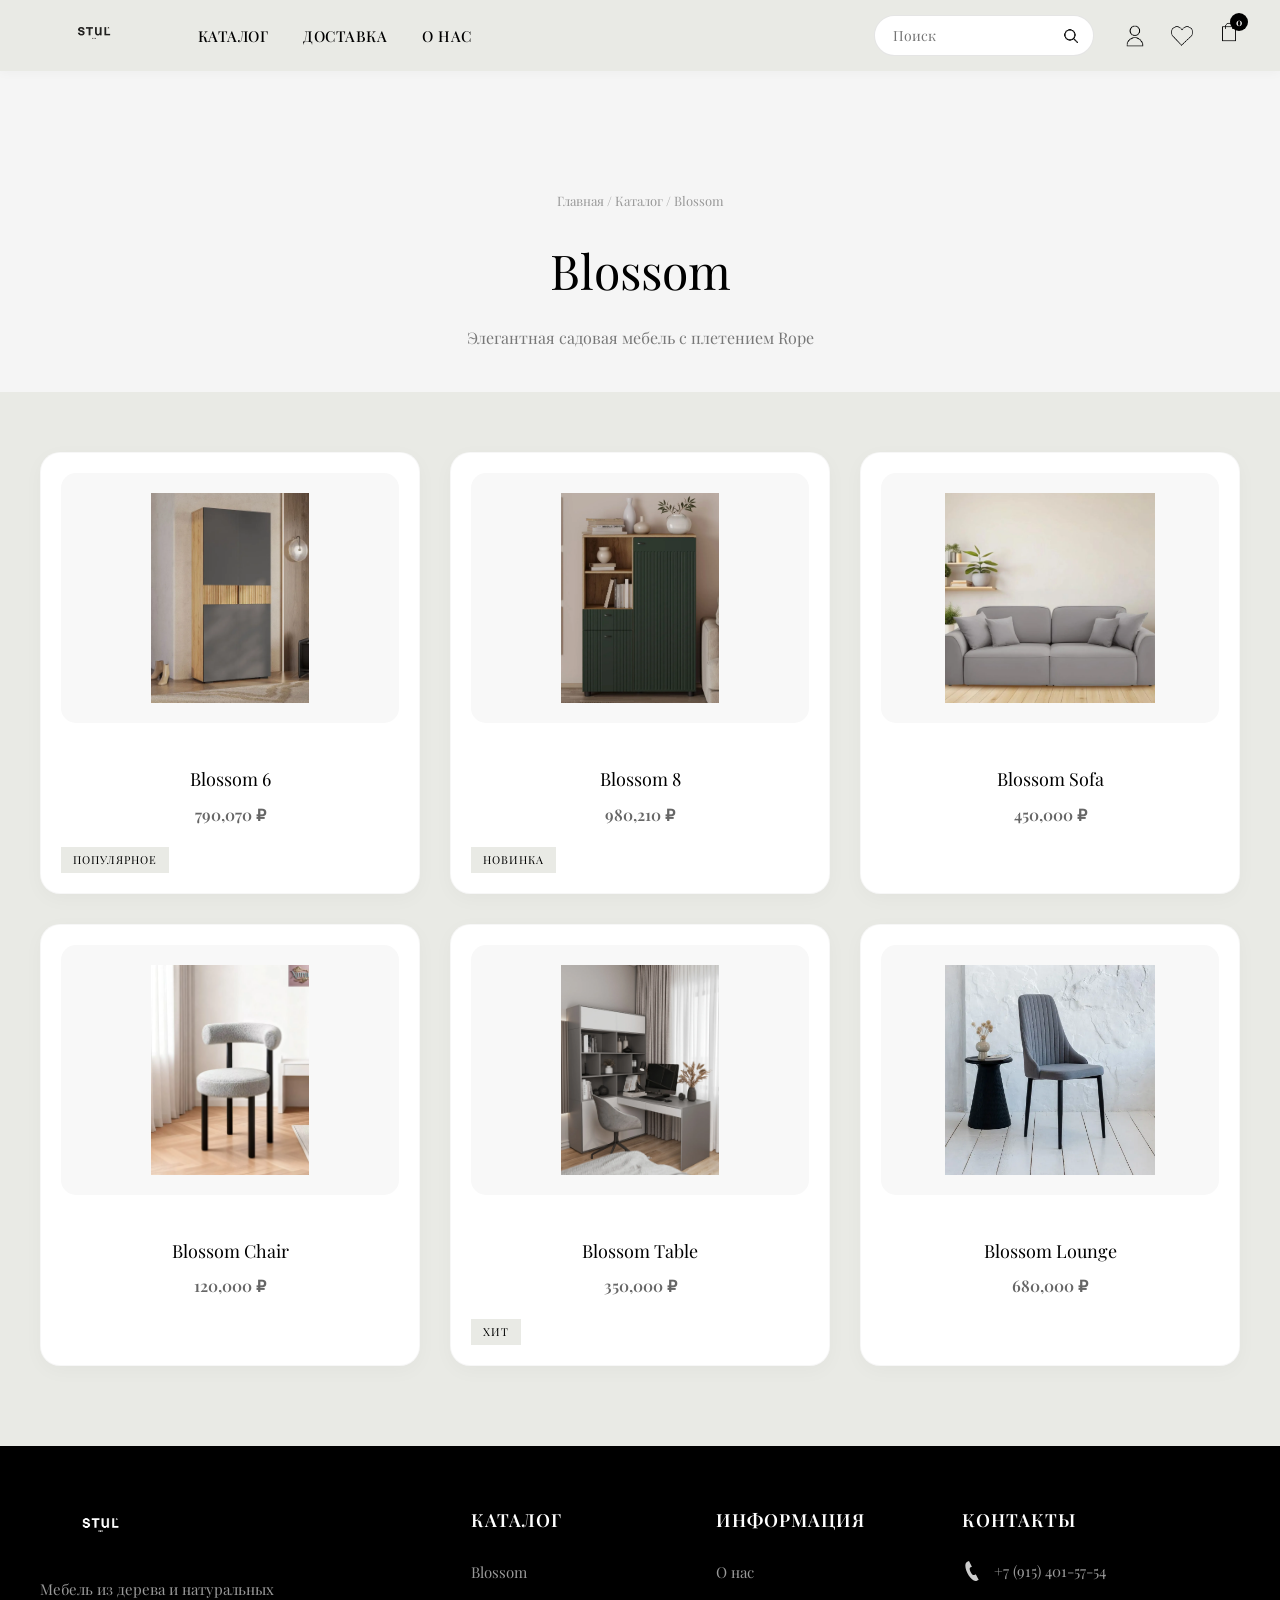
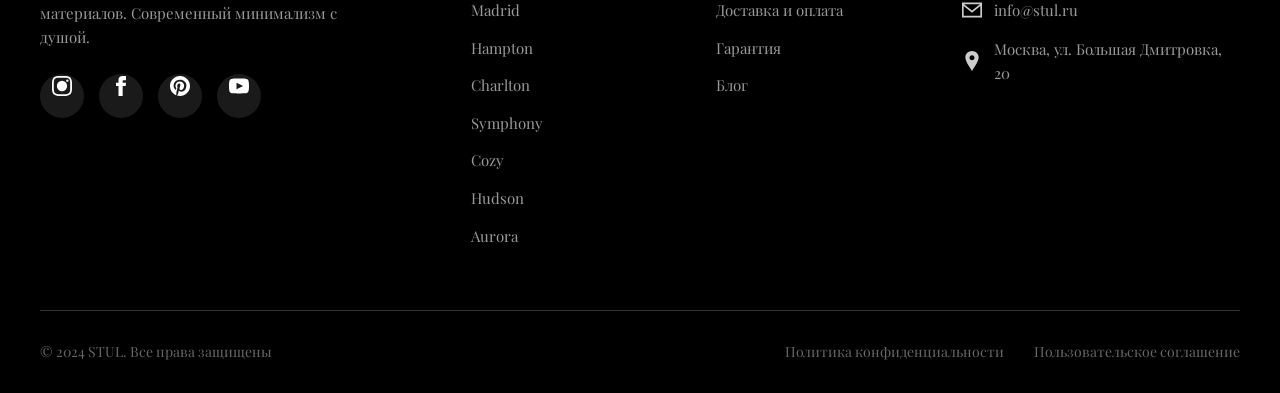
<file: stul/series.html>
<!DOCTYPE html>
<html lang="ru">
<head>
    <meta charset="UTF-8">
    <meta name="viewport" content="width=device-width, initial-scale=1.0">
    <title>STUL - Серия</title>
    <link rel="stylesheet" href="style.css">
    <link rel="preconnect" href="https://fonts.googleapis.com">
    <link rel="preconnect" href="https://fonts.gstatic.com" crossorigin>
    <link href="https://fonts.googleapis.com/css2?family=Playfair+Display:wght@400;500;600;700&display=swap" rel="stylesheet">
    <style>
        .series-header {
            padding: 120px 40px 40px;
            text-align: center;
            background: #f5f5f5;
        }
        
        .series-header h1 {
            font-size: 48px;
            font-weight: 400;
            margin-bottom: 15px;
        }
        
        .series-header p {
            font-size: 16px;
            color: #777;
            max-width: 600px;
            margin: 0 auto;
            line-height: 1.8;
        }
        
        .breadcrumbs {
            margin-bottom: 20px;
            color: #999;
            font-size: 13px;
        }
        
        .breadcrumbs a {
            color: #999;
            transition: color 0.3s;
        }
        
        .breadcrumbs a:hover {
            color: #000;
        }
        
        .products-grid {
            max-width: 1300px;
            margin: 60px auto 80px;
            padding: 0 40px;
            display: grid;
            grid-template-columns: repeat(3, 1fr);
            gap: 30px;
        }
        
        .product-card {
            background: #fff;
            padding: 20px;
            cursor: pointer;
            transition: transform 0.3s;
            border: 1px solid rgba(0,0,0,0.03);
        }
        
        .product-card:hover {
            transform: translateY(-5px);
            background: #fafafa;
        }
        
        .product-card img {
            width: 100%;
            height: 250px;
            object-fit: contain;
            margin-bottom: 15px;
            background: #f8f8f8;
            padding: 20px;
        }
        
        .product-card h3 {
            font-size: 18px;
            font-weight: 400;
            margin-bottom: 8px;
            text-align: center;
        }
        
        .product-card .price {
            font-size: 16px;
            color: #666;
            text-align: center;
            margin-bottom: 10px;
        }
        
        .product-card .badge {
            display: inline-block;
            background: #e9eae5;
            padding: 4px 12px;
            font-size: 11px;
            text-transform: uppercase;
            letter-spacing: 1px;
            margin-top: 10px;
        }
        
        @media (max-width: 992px) {
            .products-grid {
                grid-template-columns: repeat(2, 1fr);
            }
        }
        
        @media (max-width: 768px) {
            .products-grid {
                grid-template-columns: 1fr;
                padding: 0 20px;
            }
            
            .series-header h1 {
                font-size: 36px;
            }
        }
    </style>
</head>
<body>
    <header>
        <div class="header-container">
            <div class="header-left">
                <a href="index.php" class="logo-link">
                    <img class="logo_img" src="img/header_img/stud_logo.png" alt="STUL">
                </a>
                <nav class="menu">
                    <a href="catalog.html">Каталог</a>
                    <a href="delivery.html">Доставка</a>
                    <a href="about.html">О нас</a>
                </nav>
            </div>
            <div class="header-right">
                <div class="search-container">
                    <input type="text" class="search-input" placeholder="Поиск">
                    <img src="img/header_img/search_logo.png" alt="Поиск" class="search-icon">
                </div>
                <div class="icon-group">
                    <img src="img/header_img/user_logo.png" alt="Войти" class="header-icon user-icon">
                    <img src="img/header_img/favorite_logo.png" alt="Избранное" class="header-icon favorites-icon">
                    <div class="basket-icon" id="cartIcon">
                        <img src="img/header_img/backet_logo.png" alt="Корзина">
                        <span class="cart-count" id="cartCount">0</span>
                    </div>
                </div>
            </div>
        </div>
    </header>

    <main>
        <div class="series-header">
            <div class="breadcrumbs">
                <a href="index.php">Главная</a> / <a href="catalog.html">Каталог</a> / <span id="series-name">Серия</span>
            </div>
            <h1 id="series-title">Blossom</h1>
            <p id="series-description">Элегантная садовая мебель с плетением Rope</p>
        </div>

        <div class="products-grid" id="products-container">
            <!-- Товары будут загружаться через JavaScript -->
        </div>
    </main>

    <footer>
        <div class="footer-container">
            <div class="footer-top">
                <div class="footer-logo">
                    <img src="img/header_img/stud_logo.png" alt="STUL">
                    <p>Мебель из дерева и натуральных материалов. Современный минимализм с душой.</p>
                    <div class="social-links">
                        <a href="#"><img src="img/footer_img/instagram.svg" alt="Instagram"></a>
                        <a href="#"><img src="img/footer_img/facebook.svg" alt="Facebook"></a>
                        <a href="#"><img src="img/footer_img/pinterest.svg" alt="Pinterest"></a>
                        <a href="#"><img src="img/footer_img/youtube.svg" alt="YouTube"></a>
                    </div>
                </div>
                <div class="footer-col">
                    <h4>Каталог</h4>
                    <ul>
                        <li><a href="series.html?name=Blossom">Blossom</a></li>
                        <li><a href="series.html?name=Madrid">Madrid</a></li>
                        <li><a href="series.html?name=Hampton">Hampton</a></li>
                        <li><a href="series.html?name=Charlton">Charlton</a></li>
                        <li><a href="series.html?name=Symphony">Symphony</a></li>
                        <li><a href="series.html?name=Cozy">Cozy</a></li>
                        <li><a href="series.html?name=Hudson">Hudson</a></li>
                        <li><a href="series.html?name=Aurora">Aurora</a></li>
                    </ul>
                </div>
                <div class="footer-col">
                    <h4>Информация</h4>
                    <ul>
                        <li><a href="about.html">О нас</a></li>
                        <li><a href="delivery.html">Доставка и оплата</a></li>
                        <li><a href="#">Гарантия</a></li>
                        <li><a href="#">Блог</a></li>
                    </ul>
                </div>
                <div class="footer-col">
                    <h4>Контакты</h4>
                    <div class="footer-contact">
                        <p><img src="img/footer_img/phone.svg" alt="Телефон"> +7 (915) 401-57-54</p>
                        <p><img src="img/footer_img/email.svg" alt="Email"> info@stul.ru</p>
                        <p><img src="img/footer_img/location.svg" alt="Адрес"> Москва, ул. Большая Дмитровка, 20</p>
                    </div>
                </div>
            </div>
            <div class="footer-bottom">
                <p>© 2024 STUL. Все права защищены</p>
                <div class="footer-bottom-links">
                    <a href="#">Политика конфиденциальности</a>
                    <a href="#">Пользовательское соглашение</a>
                </div>
            </div>
        </div>
    </footer>

    <div class="cart-sidebar" id="cartSidebar">
        <div class="cart-header">
            <h3>Корзина</h3>
            <span class="close-cart" onclick="closeCart()">&times;</span>
        </div>
        <div class="cart-items" id="cartItems"></div>
        <div class="cart-footer">
            <div class="cart-total">
                <span>Итого:</span>
                <span id="cartTotal">0 ₽</span>
            </div>
            <button class="checkout-btn" onclick="checkout()">Оформить заказ</button>
        </div>
    </div>

    <div class="auth-modal" id="authModal">
        <div class="auth-modal-content">
            <span class="close-btn">&times;</span>
            <h2>Авторизация / Регистрация</h2>
            <form id="authForm">
                <input type="text" placeholder="Имя" required>
                <input type="tel" placeholder="Телефон" required>
                <input type="email" placeholder="Email" required>
                <input type="password" placeholder="Пароль" required>
                <div class="form-buttons">
                    <button type="submit" class="register-btn">Зарегистрироваться</button>
                    <button type="button" class="login-btn">Войти</button>
                </div>
            </form>
        </div>
    </div>

    <script src="script.js"></script>
    <script>
        // Данные для каждой серии с вашими фотографиями
        const seriesData = {
            'Blossom': {
                title: 'Blossom',
                description: 'Элегантная садовая мебель с плетением Rope',
                products: [
                    { id: 'blossom6', name: 'Blossom 6', price: 790070, image: 'img/products/blossom/blossom6/blossom6.webp', badge: 'Популярное' },
                    { id: 'blossom8', name: 'Blossom 8', price: 980210, image: 'img/products/blossom/blossom8/blossom8.webp', badge: 'Новинка' },
                    { id: 'blossom-sofa', name: 'Blossom Sofa', price: 450000, image: 'img/products/blossom/sofa/sofa.webp', badge: '' },
                    { id: 'blossom-chair', name: 'Blossom Chair', price: 120000, image: 'img/products/blossom/chair/chair.webp', badge: '' },
                    { id: 'blossom-table', name: 'Blossom Table', price: 350000, image: 'img/products/blossom/table/table.webp', badge: 'Хит' },
                    { id: 'blossom-lounge', name: 'Blossom Lounge', price: 680000, image: 'img/products/blossom/lounge/lounge.webp', badge: '' }
                ]
            },
            'Madrid': {
                title: 'Madrid',
                description: 'Классический испанский стиль',
                products: [
                    { id: 'madrid1', name: 'Madrid 1', price: 910760, image: 'img/products/madrid/madrid1/madrid1.webp', badge: 'Популярное' },
                    { id: 'madrid2', name: 'Madrid 2', price: 890000, image: 'img/products/madrid/madrid2/madrid2.webp', badge: '' },
                    { id: 'madrid3', name: 'Madrid 3', price: 750000, image: 'img/products/madrid/madrid3/madrid3.webp', badge: 'Новинка' },
                    { id: 'madrid4', name: 'Madrid 4', price: 1200000, image: 'img/products/madrid/madrid4/madrid4.webp', badge: 'Премиум' }
                ]
            },
            'Hampton': {
                title: 'Hampton',
                description: 'Американская классика',
                products: [
                    { id: 'hampton1', name: 'Hampton 1', price: 910340, image: 'img/products/hampton/hampton1/hampton1.webp', badge: 'Популярное' },
                    { id: 'hampton2', name: 'Hampton 2', price: 820000, image: 'img/products/hampton/hampton2/hampton2.webp', badge: '' },
                    { id: 'hampton3', name: 'Hampton 3', price: 950000, image: 'img/products/hampton/hampton3/hampton3.webp', badge: 'Новинка' },
                    { id: 'hampton4', name: 'Hampton 4', price: 680000, image: 'img/products/hampton/hampton4/hampton4.webp', badge: '' },
                    { id: 'hampton5', name: 'Hampton 5', price: 1100000, image: 'img/products/hampton/hampton5/hampton5.webp', badge: 'Хит' }
                ]
            },
            'Charlton': {
                title: 'Charlton',
                description: 'Английский аристократизм',
                products: [
                    { id: 'charlton1', name: 'Charlton 1', price: 890120, image: 'img/products/charlton/charlton1/charlton1.webp', badge: 'Популярное' },
                    { id: 'charlton2', name: 'Charlton 2', price: 950000, image: 'img/products/charlton/charlton2/charlton2.webp', badge: '' },
                    { id: 'charlton3', name: 'Charlton 3', price: 780000, image: 'img/products/charlton/charlton3/charlton3.webp', badge: 'Новинка' }
                ]
            },
            'Symphony': {
                title: 'Symphony',
                description: 'Современная элегантность',
                products: [
                    { id: 'symphony1', name: 'Symphony 1', price: 810120, image: 'img/products/symphony/symphony1/symphony1.webp', badge: 'Популярное' },
                    { id: 'symphony2', name: 'Symphony 2', price: 890000, image: 'img/products/symphony/symphony2/symphony2.webp', badge: '' },
                    { id: 'symphony3', name: 'Symphony 3', price: 950000, image: 'img/products/symphony/symphony3/symphony3.webp', badge: 'Новинка' },
                    { id: 'symphony4', name: 'Symphony 4', price: 720000, image: 'img/products/symphony/symphony4/symphony4.webp', badge: '' }
                ]
            },
            'Cozy': {
                title: 'Cozy',
                description: 'Максимальный комфорт',
                products: [
                    { id: 'cozy1', name: 'Cozy 1', price: 1100670, image: 'img/products/cozy/cozy1/cozy1.webp', badge: 'Премиум' },
                    { id: 'cozy2', name: 'Cozy 2', price: 890000, image: 'img/products/cozy/cozy2/cozy2.webp', badge: '' },
                    { id: 'cozy3', name: 'Cozy 3', price: 950000, image: 'img/products/cozy/cozy3/cozy3.webp', badge: 'Новинка' }
                ]
            },
            'Hudson': {
                title: 'Hudson',
                description: 'Индустриальный шик',
                products: [
                    { id: 'hudson1', name: 'Hudson 1', price: 850570, image: 'img/products/hudson/hudson1/hudson1.webp', badge: 'Популярное' },
                    { id: 'hudson2', name: 'Hudson 2', price: 920000, image: 'img/products/hudson/hudson2/hudson2.webp', badge: '' },
                    { id: 'hudson3', name: 'Hudson 3', price: 780000, image: 'img/products/hudson/hudson3/hudson3.webp', badge: 'Новинка' },
                    { id: 'hudson4', name: 'Hudson 4', price: 1100000, image: 'img/products/hudson/hudson4/hudson4.webp', badge: 'Хит' }
                ]
            },
            'Aurora': {
                title: 'Aurora',
                description: 'Северное сияние в вашем саду',
                products: [
                    { id: 'aurora1', name: 'Aurora 1', price: 790000, image: 'img/products/aurora/aurora1/aurora1.webp', badge: 'Популярное' },
                    { id: 'aurora2', name: 'Aurora 2', price: 860000, image: 'img/products/aurora/aurora2/aurora2.webp', badge: '' },
                    { id: 'aurora3', name: 'Aurora 3', price: 1200000, image: 'img/products/aurora/aurora3/aurora3.webp', badge: 'Премиум' }
                ]
            }
        };

        // Получаем название серии из URL
        function getSeriesName() {
            const urlParams = new URLSearchParams(window.location.search);
            return urlParams.get('name') || 'Blossom';
        }

        // Загружаем данные серии
        function loadSeries() {
            const seriesName = getSeriesName();
            const series = seriesData[seriesName];
            
            if (!series) {
                window.location.href = 'catalog.html';
                return;
            }

            document.getElementById('series-name').textContent = series.title;
            document.getElementById('series-title').textContent = series.title;
            document.getElementById('series-description').textContent = series.description;

            const container = document.getElementById('products-container');
            container.innerHTML = '';

            series.products.forEach(product => {
                const badgeHtml = product.badge ? `<div class="badge">${product.badge}</div>` : '';
                
                const card = document.createElement('div');
                card.className = 'product-card';
                card.onclick = () => location.href = `product.html?id=${product.id}`;
                card.innerHTML = `
                    <img src="${product.image}" alt="${product.name}">
                    <h3>${product.name}</h3>
                    <div class="price">${product.price.toLocaleString()} ₽</div>
                    ${badgeHtml}
                `;
                container.appendChild(card);
            });
        }

        document.addEventListener('DOMContentLoaded', loadSeries);
    </script>
</body>
</html>
</file>
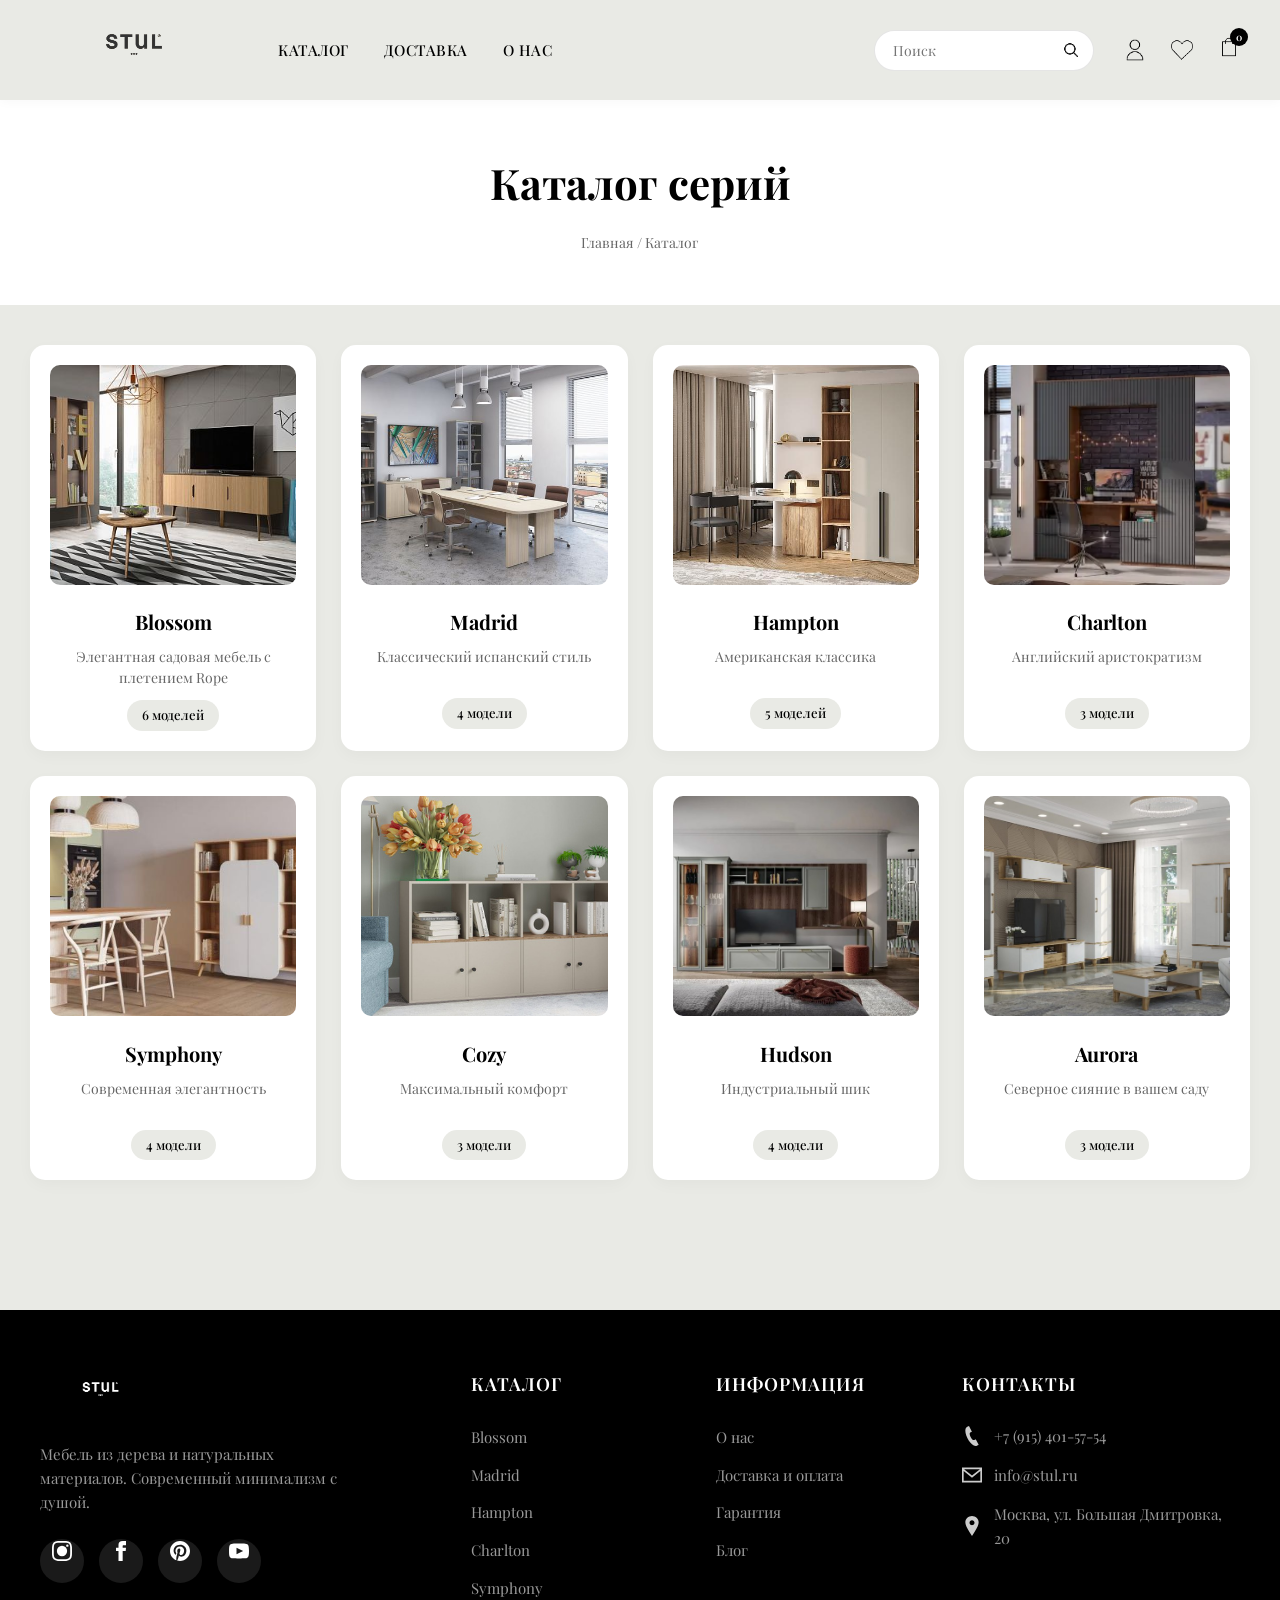
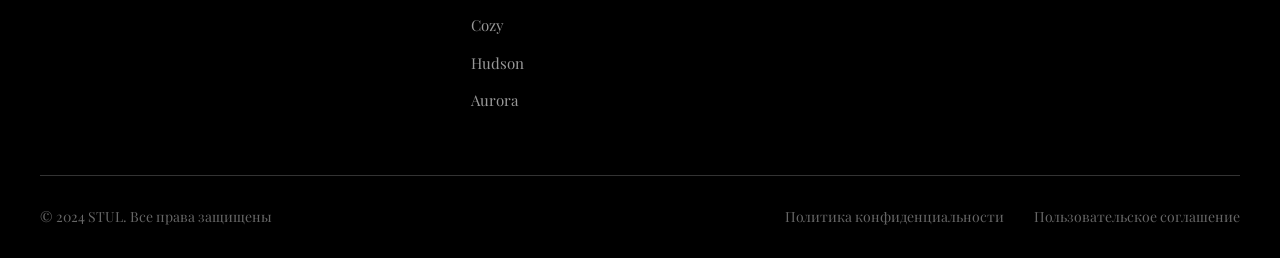
<file: stul_FIX/catalog.html>
<!DOCTYPE html>
<html lang="ru">
<head>
    <meta charset="UTF-8">
    <meta name="viewport" content="width=device-width, initial-scale=1.0">
    <title>STUL - Каталог серий</title>
    <link rel="stylesheet" href="style.css">
    <link rel="preconnect" href="https://fonts.googleapis.com">
    <link rel="preconnect" href="https://fonts.gstatic.com" crossorigin>
    <link href="https://fonts.googleapis.com/css2?family=Playfair+Display:wght@400;500;600;700&display=swap" rel="stylesheet">
    <style>
        .logo_img {
            height: 70px;
            width: auto;
            opacity: 0.9;
        }
        .catalog-hero {
            padding: 50px 30px;
            text-align: center;
            background: #fff;
        }
        
        .catalog-hero h1 {
            font-size: 42px;
            margin-bottom: 15px;
        }
        
        .breadcrumbs {
            color: #666;
            font-size: 14px;
        }
        
        .breadcrumbs a {
            color: #666;
            transition: color 0.3s;
        }
        
        .breadcrumbs a:hover {
            color: #000;
        }
        
        .series-grid {
            display: grid;
            grid-template-columns: repeat(4, 1fr);
            gap: 25px;
            max-width: 1300px;
            margin: 40px auto;
            padding: 0 30px 50px;
        }
        
        .series-card {
            background: #fff;
            border-radius: 15px;
            overflow: hidden;
            cursor: pointer;
            transition: transform 0.3s, box-shadow 0.3s;
            text-align: center;
            padding: 20px;
            box-shadow: 0 5px 15px rgba(0,0,0,0.03);
        }
        
        .series-card:hover {
            transform: translateY(-5px);
            box-shadow: 0 15px 25px rgba(0, 0, 0, 0.08);
        }
        
        .series-card img {
            width: 100%;
            height: 220px;
            object-fit: cover;
            border-radius: 10px;
            margin-bottom: 15px;
        }
        
        .series-card h3 {
            font-size: 20px;
            margin-bottom: 8px;
        }
        
        .series-card p {
            color: #666;
            margin-bottom: 12px;
            font-size: 14px;
            line-height: 1.5;
            min-height: 40px;
        }
        
        .series-badge {
            display: inline-block;
            background: #e9eae5;
            padding: 5px 15px;
            border-radius: 20px;
            font-size: 13px;
            font-weight: 500;
        }
        
        @media (max-width: 1200px) {
            .series-grid {
                grid-template-columns: repeat(3, 1fr);
            }
        }
        
        @media (max-width: 992px) {
            .series-grid {
                grid-template-columns: repeat(2, 1fr);
            }
        }
        
        @media (max-width: 768px) {
            .series-grid {
                grid-template-columns: 1fr;
                padding: 0 20px;
            }
        }
    </style>
</head>
<body>
    <header>
        <div class="header-container">
            <div class="header-left">
                <a href="index.html" class="logo-link">
                    <img class="logo_img" src="img/header_img/stud_logo.png" alt="STUL">
                </a>
                <nav class="menu">
                    <a href="catalog.html">Каталог</a>
                    <a href="delivery.html">Доставка</a>
                    <a href="about.html">О нас</a>
                </nav>
            </div>
            <div class="header-right">
                <div class="search-container">
                    <input type="text" class="search-input" placeholder="Поиск">
                    <img src="img/header_img/search_logo.png" alt="Поиск" class="search-icon">
                </div>
                <div class="icon-group">
                    <img src="img/header_img/user_logo.png" alt="Войти" class="header-icon user-icon">
                    <img src="img/header_img/favorite_logo.png" alt="Избранное" class="header-icon favorites-icon">
                    <div class="basket-icon" id="cartIcon">
                        <img src="img/header_img/backet_logo.png" alt="Корзина">
                        <span class="cart-count" id="cartCount">0</span>
                    </div>
                </div>
            </div>
        </div>
    </header>

    <main>
        <div class="catalog-hero">
            <h1>Каталог серий</h1>
            <div class="breadcrumbs">
                <a href="index.html">Главная</a> / <span>Каталог</span>
            </div>
        </div>

        <div class="series-grid">
            <div class="series-card" onclick="location.href='series.html?name=Blossom'">
                <img src="img/series_img/blossom-series.jpg" alt="Серия Blossom">
                <h3>Blossom</h3>
                <p>Элегантная садовая мебель с плетением Rope</p>
                <span class="series-badge">6 моделей</span>
            </div>
            <div class="series-card" onclick="location.href='series.html?name=Madrid'">
                <img src="img/series_img/madrid-series.jpg" alt="Серия Madrid">
                <h3>Madrid</h3>
                <p>Классический испанский стиль</p>
                <span class="series-badge">4 модели</span>
            </div>
            <div class="series-card" onclick="location.href='series.html?name=Hampton'">
                <img src="img/series_img/hampton-series.jpeg" alt="Серия Hampton">
                <h3>Hampton</h3>
                <p>Американская классика</p>
                <span class="series-badge">5 моделей</span>
            </div>
            <div class="series-card" onclick="location.href='series.html?name=Charlton'">
                <img src="img/series_img/charlton-series.webp" alt="Серия Charlton">
                <h3>Charlton</h3>
                <p>Английский аристократизм</p>
                <span class="series-badge">3 модели</span>
            </div>
            <div class="series-card" onclick="location.href='series.html?name=Symphony'">
                <img src="img/series_img/symphony-series.jpg" alt="Серия Symphony">
                <h3>Symphony</h3>
                <p>Современная элегантность</p>
                <span class="series-badge">4 модели</span>
            </div>
            <div class="series-card" onclick="location.href='series.html?name=Cozy'">
                <img src="img/series_img/cozy-series.jpg" alt="Серия Cozy">
                <h3>Cozy</h3>
                <p>Максимальный комфорт</p>
                <span class="series-badge">3 модели</span>
            </div>
            <div class="series-card" onclick="location.href='series.html?name=Hudson'">
                <img src="img/series_img/hudson-series.jpg" alt="Серия Hudson">
                <h3>Hudson</h3>
                <p>Индустриальный шик</p>
                <span class="series-badge">4 модели</span>
            </div>
            <div class="series-card" onclick="location.href='series.html?name=Aurora'">
                <img src="img/series_img/aurora-series.jpg" alt="Серия Aurora">
                <h3>Aurora</h3>
                <p>Северное сияние в вашем саду</p>
                <span class="series-badge">3 модели</span>
            </div>
        </div>
    </main>

    <footer>
        <div class="footer-container">
            <div class="footer-top">
                <div class="footer-logo">
                    <img src="img/header_img/stud_logo.png" alt="STUL">
                    <p>Мебель из дерева и натуральных материалов. Современный минимализм с душой.</p>
                    <div class="social-links">
                        <a href="#"><img src="img/footer_img/instagram.svg" alt="Instagram"></a>
                        <a href="#"><img src="img/footer_img/facebook.svg" alt="Facebook"></a>
                        <a href="#"><img src="img/footer_img/pinterest.svg" alt="Pinterest"></a>
                        <a href="#"><img src="img/footer_img/youtube.svg" alt="YouTube"></a>
                    </div>
                </div>
                <div class="footer-col">
                    <h4>Каталог</h4>
                    <ul>
                        <li><a href="series.html?name=Blossom">Blossom</a></li>
                        <li><a href="series.html?name=Madrid">Madrid</a></li>
                        <li><a href="series.html?name=Hampton">Hampton</a></li>
                        <li><a href="series.html?name=Charlton">Charlton</a></li>
                        <li><a href="series.html?name=Symphony">Symphony</a></li>
                        <li><a href="series.html?name=Cozy">Cozy</a></li>
                        <li><a href="series.html?name=Hudson">Hudson</a></li>
                        <li><a href="series.html?name=Aurora">Aurora</a></li>
                    </ul>
                </div>
                <div class="footer-col">
                    <h4>Информация</h4>
                    <ul>
                        <li><a href="about.html">О нас</a></li>
                        <li><a href="delivery.html">Доставка и оплата</a></li>
                        <li><a href="#">Гарантия</a></li>
                        <li><a href="#">Блог</a></li>
                    </ul>
                </div>
                <div class="footer-col">
                    <h4>Контакты</h4>
                    <div class="footer-contact">
                        <p><img src="img/footer_img/phone.svg" alt="Телефон"> +7 (915) 401-57-54</p>
                        <p><img src="img/footer_img/email.svg" alt="Email"> info@stul.ru</p>
                        <p><img src="img/footer_img/location.svg" alt="Адрес"> Москва, ул. Большая Дмитровка, 20</p>
                    </div>
                </div>
            </div>
            <div class="footer-bottom">
                <p>© 2024 STUL. Все права защищены</p>
                <div class="footer-bottom-links">
                    <a href="#">Политика конфиденциальности</a>
                    <a href="#">Пользовательское соглашение</a>
                </div>
            </div>
        </div>
    </footer>

    <div class="cart-sidebar" id="cartSidebar">
        <div class="cart-header">
            <h3>Корзина</h3>
            <span class="close-cart" onclick="closeCart()">&times;</span>
        </div>
        <div class="cart-items" id="cartItems"></div>
        <div class="cart-footer">
            <div class="cart-total">
                <span>Итого:</span>
                <span id="cartTotal">0 ₽</span>
            </div>
            <button class="checkout-btn" onclick="checkout()">Оформить заказ</button>
        </div>
    </div>

    <div class="auth-modal" id="authModal">
        <div class="auth-modal-content">
            <span class="close-btn">&times;</span>
            <h2>Авторизация / Регистрация</h2>
            <form id="authForm">
                <input type="text" placeholder="Имя" required>
                <input type="tel" placeholder="Телефон" required>
                <input type="email" placeholder="Email" required>
                <input type="password" placeholder="Пароль" required>
                <div class="form-buttons">
                    <button type="submit" class="register-btn">Зарегистрироваться</button>
                    <button type="button" class="login-btn">Войти</button>
                </div>
            </form>
        </div>
    </div>

    <script src="script.js"></script>
</body>
</html>
</file>
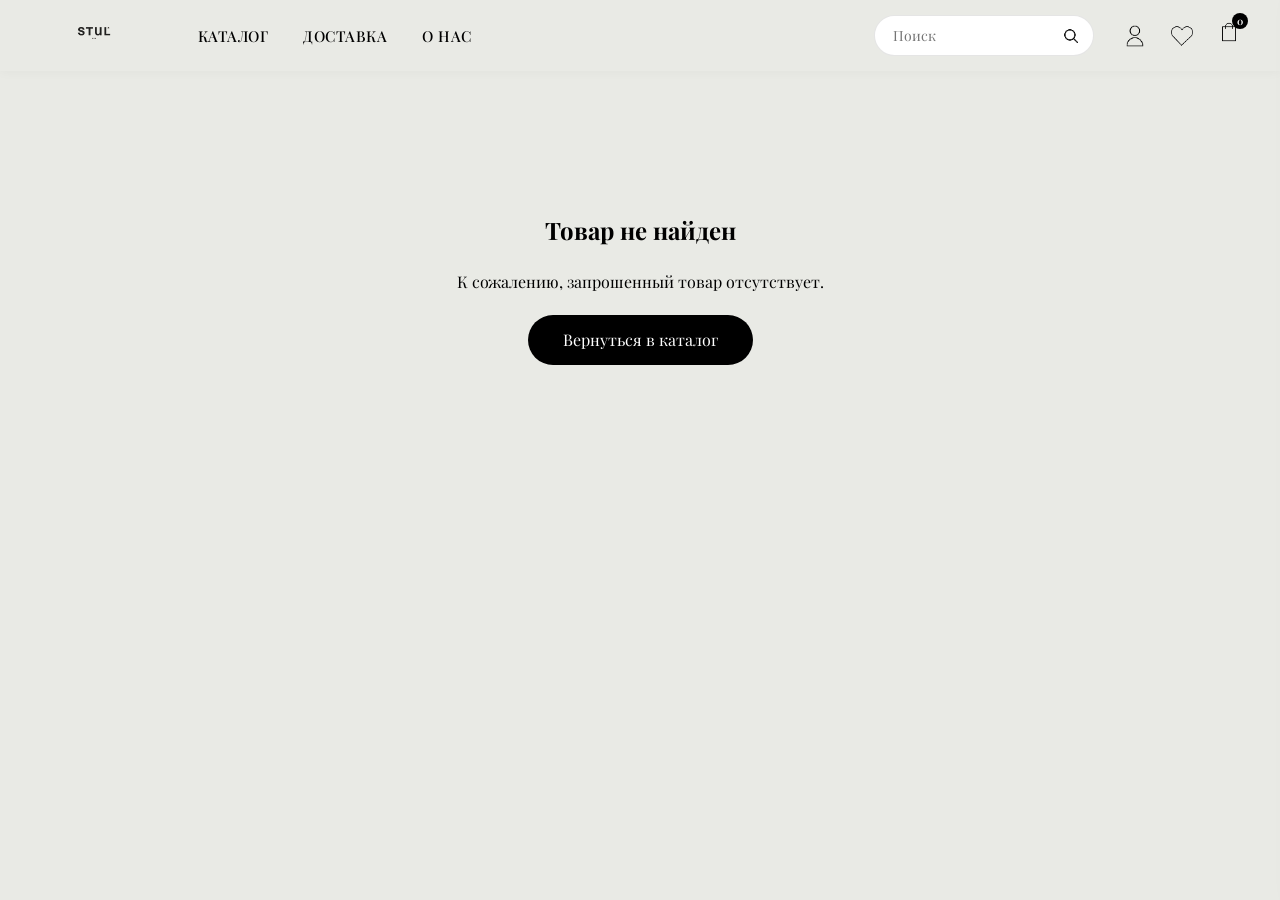
<file: stul_FIX/product.html>
<!DOCTYPE html>
<html lang="ru">
<head>
    <meta charset="UTF-8">
    <meta name="viewport" content="width=device-width, initial-scale=1.0">
    <title>STUL - Карточка товара</title>
    <link rel="stylesheet" href="style.css">
    <link rel="preconnect" href="https://fonts.googleapis.com">
    <link rel="preconnect" href="https://fonts.gstatic.com" crossorigin>
    <link href="https://fonts.googleapis.com/css2?family=Playfair+Display:wght@400;500;600;700&display=swap" rel="stylesheet">
    <style>
        .product-page {
            max-width: 1400px;
            margin: 0 auto;
            padding: 40px;
        }

        .breadcrumbs {
            margin-bottom: 40px;
            color: #666;
            font-size: 14px;
        }

        .breadcrumbs a {
            color: #666;
            text-decoration: none;
            transition: color 0.3s;
        }

        .breadcrumbs a:hover {
            color: #000;
        }

        .product-container {
            display: grid;
            grid-template-columns: 1fr 1fr;
            gap: 60px;
            margin-bottom: 80px;
        }

        .product-gallery {
            position: relative;
        }

        .main-image-container {
            background: #f8f8f8;
            padding: 40px;
            margin-bottom: 20px;
            display: flex;
            align-items: center;
            justify-content: center;
            border-radius: 20px;
        }

        .main-image {
            max-width: 100%;
            max-height: 450px;
            width: auto;
            height: auto;
            object-fit: contain;
        }

        .thumbnail-gallery {
            display: grid;
            grid-template-columns: repeat(4, 1fr);
            gap: 10px;
        }

        .thumbnail-item {
            background: #f8f8f8;
            padding: 10px;
            cursor: pointer;
            opacity: 0.6;
            transition: opacity 0.3s;
            display: flex;
            align-items: center;
            justify-content: center;
            border-radius: 10px;
        }

        .thumbnail-item:hover,
        .thumbnail-item.active {
            opacity: 1;
        }

        .thumbnail-item img {
            max-width: 100%;
            max-height: 70px;
            width: auto;
            height: auto;
            object-fit: contain;
        }

        .product-info {
            padding: 20px 0;
        }

        .product-info h1 {
            font-size: 48px;
            margin-bottom: 10px;
        }

        .product-info .price {
            font-size: 36px;
            font-weight: 600;
            margin-bottom: 20px;
        }

        .product-info .badge {
            display: inline-block;
            background: #e9eae5;
            padding: 5px 15px;
            border-radius: 20px;
            font-size: 14px;
            margin-bottom: 20px;
        }

        .product-description {
            margin: 30px 0;
            line-height: 1.8;
            color: #444;
        }

        .product-actions {
            display: flex;
            gap: 20px;
            margin: 40px 0;
        }

        .add-to-cart {
            flex: 2;
            background: #000;
            color: #fff;
            border: none;
            padding: 15px 30px;
            border-radius: 40px;
            font-family: 'Playfair Display', serif;
            font-size: 18px;
            cursor: pointer;
            transition: all 0.3s;
            display: flex;
            align-items: center;
            justify-content: center;
            gap: 10px;
        }

        .add-to-cart:hover {
            background: #333;
            transform: scale(1.02);
        }

        .add-to-favorites {
            flex: 1;
            background: #fff;
            border: 2px solid #000;
            color: #000;
            padding: 15px;
            border-radius: 40px;
            font-family: 'Playfair Display', serif;
            font-size: 18px;
            cursor: pointer;
            transition: all 0.3s;
            display: flex;
            align-items: center;
            justify-content: center;
            gap: 10px;
        }

        .add-to-favorites:hover {
            background: #000;
            color: #fff;
        }

        .add-to-favorites.active {
            background: #000;
            color: #fff;
        }

        .product-specs {
            margin-top: 40px;
            border-top: 1px solid #ddd;
            padding-top: 40px;
        }

        .product-specs h3 {
            font-size: 24px;
            margin-bottom: 20px;
        }

        .specs-grid {
            display: grid;
            grid-template-columns: repeat(2, 1fr);
            gap: 20px;
            margin-top: 20px;
        }

        .spec-item {
            display: flex;
            gap: 10px;
        }

        .spec-label {
            font-weight: 600;
            min-width: 100px;
        }

        .spec-value {
            color: #666;
        }

        .related-products {
            margin-top: 80px;
        }

        .related-products h2 {
            font-size: 36px;
            margin-bottom: 40px;
            text-align: center;
        }

        .related-grid {
            display: grid;
            grid-template-columns: repeat(4, 1fr);
            gap: 30px;
        }

        .notification {
            position: fixed;
            top: 100px;
            right: 40px;
            background: #000;
            color: #fff;
            padding: 15px 30px;
            border-radius: 40px;
            z-index: 2000;
            transform: translateX(400px);
            transition: transform 0.3s;
            box-shadow: 0 5px 20px rgba(0,0,0,0.2);
        }

        .notification.show {
            transform: translateX(0);
        }

        .cart-sidebar {
            position: fixed;
            top: 0;
            right: -400px;
            width: 380px;
            height: 100vh;
            background: #fff;
            box-shadow: -5px 0 20px rgba(0,0,0,0.1);
            z-index: 3000;
            transition: right 0.3s;
            display: flex;
            flex-direction: column;
        }

        .cart-sidebar.open {
            right: 0;
        }

        .cart-header {
            padding: 25px;
            border-bottom: 1px solid #ddd;
            display: flex;
            justify-content: space-between;
            align-items: center;
        }

        .cart-header h3 {
            font-size: 18px;
        }

        .close-cart {
            font-size: 28px;
            cursor: pointer;
            color: #999;
            transition: color 0.3s;
        }

        .close-cart:hover {
            color: #f00;
        }

        .cart-items {
            flex: 1;
            overflow-y: auto;
            padding: 25px;
        }

        .cart-item {
            display: flex;
            gap: 15px;
            margin-bottom: 20px;
            padding-bottom: 20px;
            border-bottom: 1px solid #eee;
            position: relative;
        }

        .cart-item img {
            width: 70px;
            height: 70px;
            object-fit: cover;
            border-radius: 8px;
        }

        .cart-item-info {
            flex: 1;
        }

        .cart-item-info h4 {
            font-size: 14px;
            margin-bottom: 5px;
        }

        .cart-item-price {
            font-weight: 600;
            color: #000;
            font-size: 14px;
        }

        .cart-item-remove {
            position: absolute;
            top: 0;
            right: 0;
            background: none;
            border: none;
            font-size: 18px;
            cursor: pointer;
            color: #999;
            transition: color 0.3s;
        }

        .cart-item-remove:hover {
            color: #f00;
        }

        .cart-footer {
            padding: 25px;
            border-top: 1px solid #ddd;
        }

        .cart-total {
            display: flex;
            justify-content: space-between;
            margin-bottom: 20px;
            font-size: 16px;
            font-weight: 600;
        }

        .checkout-btn {
            width: 100%;
            background: #000;
            color: #fff;
            border: none;
            padding: 12px;
            border-radius: 40px;
            font-family: 'Playfair Display', serif;
            font-size: 14px;
            cursor: pointer;
            transition: background 0.3s;
        }

        .checkout-btn:hover {
            background: #333;
        }

        .cart-count {
            position: absolute;
            top: -8px;
            right: -8px;
            background: #000;
            color: #fff;
            font-size: 10px;
            width: 16px;
            height: 16px;
            border-radius: 50%;
            display: flex;
            align-items: center;
            justify-content: center;
        }

        .basket-icon {
            position: relative;
            cursor: pointer;
        }

        @media (max-width: 1200px) {
            .related-grid {
                grid-template-columns: repeat(3, 1fr);
            }
        }

        @media (max-width: 992px) {
            .product-container {
                grid-template-columns: 1fr;
                gap: 40px;
            }
            
            .related-grid {
                grid-template-columns: repeat(2, 1fr);
            }
        }

        @media (max-width: 768px) {
            .product-page {
                padding: 20px;
            }
            
            .product-info h1 {
                font-size: 36px;
            }
            
            .product-info .price {
                font-size: 28px;
            }
            
            .product-actions {
                flex-direction: column;
            }
            
            .related-grid {
                grid-template-columns: 1fr;
            }
            
            .cart-sidebar {
                width: 100%;
                right: -100%;
            }
            
            .specs-grid {
                grid-template-columns: 1fr;
            }
        }
    </style>
</head>
<body>
    <header>
        <div class="header-container">
            <div class="header-left">
                <a href="index.html" class="logo-link">
                    <img class="logo_img" src="img/header_img/stud_logo.png" alt="STUL">
                </a>
                <nav class="menu">
                    <a href="catalog.html">Каталог</a>
                    <a href="delivery.html">Доставка</a>
                    <a href="about.html">О нас</a>
                </nav>
            </div>
            <div class="header-right">
                <div class="search-container">
                    <input type="text" class="search-input" placeholder="Поиск">
                    <img src="img/header_img/search_logo.png" alt="Поиск" class="search-icon">
                </div>
                <div class="icon-group">
                    <img src="img/header_img/user_logo.png" alt="Войти" class="header-icon user-icon">
                    <img src="img/header_img/favorite_logo.png" alt="Избранное" class="header-icon favorites-icon">
                    <div class="basket-icon" id="cartIcon">
                        <img src="img/header_img/backet_logo.png" alt="Корзина">
                        <span class="cart-count" id="cartCount">0</span>
                    </div>
                </div>
            </div>
        </div>
    </header>

    <main class="product-page" id="productPage"></main>

    <div class="cart-sidebar" id="cartSidebar">
        <div class="cart-header">
            <h3>Корзина</h3>
            <span class="close-cart" onclick="closeCart()">&times;</span>
        </div>
        <div class="cart-items" id="cartItems"></div>
        <div class="cart-footer">
            <div class="cart-total">
                <span>Итого:</span>
                <span id="cartTotal">0 ₽</span>
            </div>
            <button class="checkout-btn" onclick="checkout()">Оформить заказ</button>
        </div>
    </div>

    <div class="auth-modal" id="authModal">
        <div class="auth-modal-content">
            <span class="close-btn">&times;</span>
            <h2>Авторизация / Регистрация</h2>
            <form id="authForm">
                <input type="text" placeholder="Имя" required>
                <input type="tel" placeholder="Телефон" required>
                <input type="email" placeholder="Email" required>
                <input type="password" placeholder="Пароль" required>
                <div class="form-buttons">
                    <button type="submit" class="register-btn">Зарегистрироваться</button>
                    <button type="button" class="login-btn">Войти</button>
                </div>
            </form>
        </div>
    </div>

    <script>
        let cart = JSON.parse(localStorage.getItem('cart')) || [];
        let favorites = JSON.parse(localStorage.getItem('favorites')) || [];

        const productsData = {
            // Серия Blossom
            'blossom6': {
                id: 'blossom6',
                name: 'Blossom 6',
                series: 'Blossom',
                price: 790070,
                mainImage: 'img/products/blossom/blossom6/blossom6.webp',
                images: [
                    'img/products/blossom/blossom6/blossom6.webp',
                    'img/products/blossom/blossom6/blossom6.2.webp',
                    'img/products/blossom/blossom6/blossom6.3.webp',
                    'img/products/blossom/blossom6/blossom6.4.webp'
                ],
                badge: 'Популярное',
                description: 'Элегантный комплект садовой мебели Blossom 6 создан для тех, кто ценит комфорт и стиль. Идеально подходит для просторных террас и патио.',
                specs: {
                    material: 'Алюминий, плетение Rope',
                    color: 'Тёплый коричневый',
                    dimensions: '200 x 80 x 70 см',
                    weight: '25 кг',
                    country: 'Италия',
                    warranty: '5 лет'
                }
            },
            'blossom8': {
                id: 'blossom8',
                name: 'Blossom 8',
                series: 'Blossom',
                price: 980210,
                mainImage: 'img/products/blossom/blossom8/blossom8.webp',
                images: [
                    'img/products/blossom/blossom8/blossom8.webp',
                    'img/products/blossom/blossom8/blossom8.2.webp',
                    'img/products/blossom/blossom8/blossom8.3.webp',
                    'img/products/blossom/blossom8/blossom8.4.webp'
                ],
                badge: 'Новинка',
                description: 'Увеличенная версия комплекта Blossom для большой компании. Восемь предметов мебели создают идеальное пространство для приема гостей.',
                specs: {
                    material: 'Алюминий, плетение Rope',
                    color: 'Светлый беж',
                    dimensions: '280 x 90 x 75 см',
                    weight: '32 кг',
                    country: 'Италия',
                    warranty: '5 лет'
                }
            },
            'blossom-sofa': {
                id: 'blossom-sofa',
                name: 'Blossom Sofa',
                series: 'Blossom',
                price: 450000,
                mainImage: 'img/products/blossom/sofa/sofa.webp',
                images: [
                    'img/products/blossom/sofa/sofa.webp',
                    'img/products/blossom/sofa/sofa.2.webp',
                    'img/products/blossom/sofa/sofa.3.webp',
                    'img/products/blossom/sofa/sofa.4.webp'
                ],
                badge: '',
                description: 'Удобный диван из серии Blossom. Идеально подходит для создания зоны отдыха на террасе.',
                specs: {
                    material: 'Алюминий, плетение Rope',
                    color: 'Бежевый',
                    dimensions: '180 x 85 x 70 см',
                    weight: '28 кг',
                    country: 'Италия',
                    warranty: '5 лет'
                }
            },
            'blossom-chair': {
                id: 'blossom-chair',
                name: 'Blossom Chair',
                series: 'Blossom',
                price: 120000,
                mainImage: 'img/products/blossom/chair/chair.webp',
                images: [
                    'img/products/blossom/chair/chair.webp',
                    'img/products/blossom/chair/chair.2.webp',
                    'img/products/blossom/chair/chair.3.webp',
                    'img/products/blossom/chair/chair.4.webp'
                ],
                badge: '',
                description: 'Элегантное кресло из серии Blossom. Легкое и удобное, идеально для отдыха на свежем воздухе.',
                specs: {
                    material: 'Алюминий, плетение Rope',
                    color: 'Бежевый',
                    dimensions: '70 x 75 x 70 см',
                    weight: '8 кг',
                    country: 'Италия',
                    warranty: '5 лет'
                }
            },
            'blossom-table': {
                id: 'blossom-table',
                name: 'Blossom Table',
                series: 'Blossom',
                price: 350000,
                mainImage: 'img/products/blossom/table/table.webp',
                images: [
                    'img/products/blossom/table/table.webp',
                    'img/products/blossom/table/table.2.webp',
                    'img/products/blossom/table/table.3.webp',
                    'img/products/blossom/table/table.4.webp'
                ],
                badge: 'Хит',
                description: 'Просторный стол из серии Blossom. Идеально подходит для обедов на открытом воздухе.',
                specs: {
                    material: 'Алюминий, стекло',
                    color: 'Прозрачный',
                    dimensions: '200 x 100 x 75 см',
                    weight: '35 кг',
                    country: 'Италия',
                    warranty: '5 лет'
                }
            },
            'blossom-lounge': {
                id: 'blossom-lounge',
                name: 'Blossom Lounge',
                series: 'Blossom',
                price: 680000,
                mainImage: 'img/products/blossom/lounge/lounge.webp',
                images: [
                    'img/products/blossom/lounge/lounge.webp',
                    'img/products/blossom/lounge/lounge.2.webp',
                    'img/products/blossom/lounge/lounge.3.webp',
                    'img/products/blossom/lounge/lounge.4.webp'
                ],
                badge: '',
                description: 'Комфортное кресло для отдыха из серии Blossom. Идеально для релаксации на свежем воздухе.',
                specs: {
                    material: 'Алюминий, плетение Rope',
                    color: 'Коричневый',
                    dimensions: '80 x 90 x 100 см',
                    weight: '15 кг',
                    country: 'Италия',
                    warranty: '5 лет'
                }
            },
            
            // Серия Madrid
            'madrid1': {
                id: 'madrid1',
                name: 'Madrid 1',
                series: 'Madrid',
                price: 910760,
                mainImage: 'img/products/madrid/madrid1/madrid1.webp',
                images: [
                    'img/products/madrid/madrid1/madrid1.webp',
                    'img/products/madrid/madrid1/madrid1.2.webp',
                    'img/products/madrid/madrid1/madrid1.3.webp',
                    'img/products/madrid/madrid1/madrid1.4.webp'
                ],
                badge: 'Популярное',
                description: 'Классический испанский стиль. Мебель из массива дерева с коваными элементами.',
                specs: {
                    material: 'Массив дуба, ковка',
                    color: 'Тёмный орех',
                    dimensions: '220 x 85 x 75 см',
                    weight: '45 кг',
                    country: 'Испания',
                    warranty: '10 лет'
                }
            },
            'madrid2': {
                id: 'madrid2',
                name: 'Madrid 2',
                series: 'Madrid',
                price: 890000,
                mainImage: 'img/products/madrid/madrid2/madrid2.webp',
                images: [
                    'img/products/madrid/madrid2/madrid2.webp',
                    'img/products/madrid/madrid2/madrid2.2.webp',
                    'img/products/madrid/madrid2/madrid2.3.webp',
                    'img/products/madrid/madrid2/madrid2.4.webp'
                ],
                badge: '',
                description: 'Элегантный комплект мебели в испанском стиле. Прекрасно подходит для загородного дома.',
                specs: {
                    material: 'Массив дуба',
                    color: 'Коричневый',
                    dimensions: '200 x 80 x 75 см',
                    weight: '40 кг',
                    country: 'Испания',
                    warranty: '10 лет'
                }
            },
            'madrid3': {
                id: 'madrid3',
                name: 'Madrid 3',
                series: 'Madrid',
                price: 750000,
                mainImage: 'img/products/madrid/madrid3/madrid3.webp',
                images: [
                    'img/products/madrid/madrid3/madrid3.webp',
                    'img/products/madrid/madrid3/madrid3.2.webp',
                    'img/products/madrid/madrid3/madrid3.3.webp',
                    'img/products/madrid/madrid3/madrid3.4.webp'
                ],
                badge: 'Новинка',
                description: 'Компактный комплект мебели для небольших террас. Испанский шарм в каждой детали.',
                specs: {
                    material: 'Массив дуба',
                    color: 'Светлый дуб',
                    dimensions: '180 x 75 x 75 см',
                    weight: '35 кг',
                    country: 'Испания',
                    warranty: '10 лет'
                }
            },
            'madrid4': {
                id: 'madrid4',
                name: 'Madrid 4',
                series: 'Madrid',
                price: 1200000,
                mainImage: 'img/products/madrid/madrid4/madrid4.webp',
                images: [
                    'img/products/madrid/madrid4/madrid4.webp',
                    'img/products/madrid/madrid4/madrid4.2.webp',
                    'img/products/madrid/madrid4/madrid4.3.webp',
                    'img/products/madrid/madrid4/madrid4.4.webp'
                ],
                badge: 'Премиум',
                description: 'Роскошный комплект мебели премиум-класса. Ручная работа, эксклюзивный дизайн.',
                specs: {
                    material: 'Массив дуба, латунь',
                    color: 'Венге',
                    dimensions: '240 x 90 x 80 см',
                    weight: '55 кг',
                    country: 'Испания',
                    warranty: '15 лет'
                }
            },
            
            // Серия Hampton
            'hampton1': {
                id: 'hampton1',
                name: 'Hampton 1',
                series: 'Hampton',
                price: 910340,
                mainImage: 'img/products/hampton/hampton1/hampton1.webp',
                images: [
                    'img/products/hampton/hampton1/hampton1.webp',
                    'img/products/hampton/hampton1/hampton1.2.webp',
                    'img/products/hampton/hampton1/hampton1.3.webp',
                    'img/products/hampton/hampton1/hampton1.4.webp'
                ],
                badge: 'Популярное',
                description: 'Американская классика. Удобная и практичная мебель для загородного дома.',
                specs: {
                    material: 'Массив дуба',
                    color: 'Орех',
                    dimensions: '210 x 85 x 75 см',
                    weight: '42 кг',
                    country: 'США',
                    warranty: '10 лет'
                }
            },
            'hampton2': {
                id: 'hampton2',
                name: 'Hampton 2',
                series: 'Hampton',
                price: 820000,
                mainImage: 'img/products/hampton/hampton2/hampton2.webp',
                images: [
                    'img/products/hampton/hampton2/hampton2.webp',
                    'img/products/hampton/hampton2/hampton2.2.webp',
                    'img/products/hampton/hampton2/hampton2.3.webp',
                    'img/products/hampton/hampton2/hampton2.4.webp'
                ],
                badge: '',
                description: 'Элегантный комплект мебели в американском стиле. Комфорт и функциональность.',
                specs: {
                    material: 'Массив дуба',
                    color: 'Коричневый',
                    dimensions: '190 x 80 x 75 см',
                    weight: '38 кг',
                    country: 'США',
                    warranty: '10 лет'
                }
            },
            'hampton3': {
                id: 'hampton3',
                name: 'Hampton 3',
                series: 'Hampton',
                price: 950000,
                mainImage: 'img/products/hampton/hampton3/hampton3.webp',
                images: [
                    'img/products/hampton/hampton3/hampton3.webp',
                    'img/products/hampton/hampton3/hampton3.2.webp',
                    'img/products/hampton/hampton3/hampton3.3.webp',
                    'img/products/hampton/hampton3/hampton3.4.webp'
                ],
                badge: 'Новинка',
                description: 'Современная интерпретация американской классики. Стильный дизайн и комфорт.',
                specs: {
                    material: 'Массив дуба',
                    color: 'Серый',
                    dimensions: '200 x 85 x 78 см',
                    weight: '40 кг',
                    country: 'США',
                    warranty: '10 лет'
                }
            },
            'hampton4': {
                id: 'hampton4',
                name: 'Hampton 4',
                series: 'Hampton',
                price: 680000,
                mainImage: 'img/products/hampton/hampton4/hampton4.webp',
                images: [
                    'img/products/hampton/hampton4/hampton4.webp',
                    'img/products/hampton/hampton4/hampton4.2.webp',
                    'img/products/hampton/hampton4/hampton4.3.webp',
                    'img/products/hampton/hampton4/hampton4.4.webp'
                ],
                badge: '',
                description: 'Компактный комплект мебели для небольших пространств. Американский стиль в каждой детали.',
                specs: {
                    material: 'Массив дуба',
                    color: 'Бежевый',
                    dimensions: '170 x 75 x 75 см',
                    weight: '32 кг',
                    country: 'США',
                    warranty: '10 лет'
                }
            },
            'hampton5': {
                id: 'hampton5',
                name: 'Hampton 5',
                series: 'Hampton',
                price: 1100000,
                mainImage: 'img/products/hampton/hampton5/hampton5.webp',
                images: [
                    'img/products/hampton/hampton5/hampton5.webp',
                    'img/products/hampton/hampton5/hampton5.2.webp',
                    'img/products/hampton/hampton5/hampton5.3.webp',
                    'img/products/hampton/hampton5/hampton5.4.webp'
                ],
                badge: 'Хит',
                description: 'Просторный комплект мебели для большой семьи. Максимальный комфорт и стиль.',
                specs: {
                    material: 'Массив дуба',
                    color: 'Венге',
                    dimensions: '250 x 90 x 80 см',
                    weight: '50 кг',
                    country: 'США',
                    warranty: '12 лет'
                }
            }
        };

        function getProductId() {
            const urlParams = new URLSearchParams(window.location.search);
            return urlParams.get('id');
        }

        function displayProduct() {
            const productId = getProductId();
            
            if (!productId || !productsData[productId]) {
                document.getElementById('productPage').innerHTML = `
                    <div style="text-align: center; padding: 100px 20px;">
                        <h2>Товар не найден</h2>
                        <p style="margin: 20px 0;">К сожалению, запрошенный товар отсутствует.</p>
                        <a href="catalog.html" class="hits-btn" style="display: inline-block; background: #000; color: #fff; padding: 12px 35px; border-radius: 40px; text-decoration: none;">Вернуться в каталог</a>
                    </div>
                `;
                return;
            }

            const product = productsData[productId];
            const isFavorite = favorites.some(fav => fav.id === product.id);
            
            let seriesLink = '';
            if (product.series === 'Бестселлеры') {
                seriesLink = `<a href="index.html#bestsellers">${product.series}</a>`;
            } else {
                seriesLink = `<a href="series.html?name=${product.series}">${product.series}</a>`;
            }
            
            const html = `
                <div class="breadcrumbs">
                    <a href="index.html">Главная</a> / 
                    <a href="catalog.html">Каталог</a> / 
                    ${seriesLink} / 
                    <span>${product.name}</span>
                </div>

                <div class="product-container">
                    <div class="product-gallery">
                        <div class="main-image-container">
                            <img src="${product.mainImage}" alt="${product.name}" class="main-image" id="mainImage">
                        </div>
                        <div class="thumbnail-gallery">
                            ${product.images.map((img, index) => `
                                <div class="thumbnail-item ${index === 0 ? 'active' : ''}" onclick="changeImage('${img}')">
                                    <img src="${img}" alt="${product.name} вид ${index + 1}">
                                </div>
                            `).join('')}
                        </div>
                    </div>

                    <div class="product-info">
                        ${product.badge ? `<span class="badge">${product.badge}</span>` : ''}
                        <h1>${product.name}</h1>
                        <div class="price">${product.price.toLocaleString()} ₽</div>
                        
                        <div class="product-description">
                            <p>${product.description}</p>
                        </div>

                        <div class="product-actions">
                            <button class="add-to-cart" onclick="addToCart({
                                id: '${product.id}',
                                name: '${product.name}',
                                price: ${product.price},
                                image: '${product.mainImage}'
                            })">
                                <svg width="20" height="20" viewBox="0 0 24 24" fill="none">
                                    <path d="M7 18C5.9 18 5.01 18.9 5.01 20C5.01 21.1 5.9 22 7 22C8.1 22 9 21.1 9 20C9 18.9 8.1 18 7 18ZM1 2V4H3L6.6 11.59L5.25 14.04C5.09 14.32 5 14.65 5 15C5 16.1 5.9 17 7 17H19V15H7.42C7.28 15 7.17 14.89 7.17 14.75L7.2 14.63L8.1 13H15.55C16.3 13 16.96 12.59 17.3 11.97L20.88 5.48C20.96 5.34 21 5.17 21 5C21 4.45 20.55 4 20 4H5.21L4.27 2H1ZM17 18C15.9 18 15.01 18.9 15.01 20C15.01 21.1 15.9 22 17 22C18.1 22 19 21.1 19 20C19 18.9 18.1 18 17 18Z" fill="currentColor"/>
                                </svg>
                                В корзину
                            </button>
                            <button class="add-to-favorites ${isFavorite ? 'active' : ''}" id="favoriteBtn" onclick="toggleFavorite({
                                id: '${product.id}',
                                name: '${product.name}',
                                price: ${product.price},
                                image: '${product.mainImage}'
                            })">
                                <svg width="20" height="20" viewBox="0 0 24 24" fill="none">
                                    <path d="M12 21.35L10.55 20.03C5.4 15.36 2 12.28 2 8.5C2 5.42 4.42 3 7.5 3C9.24 3 10.91 3.81 12 5.09C13.09 3.81 14.76 3 16.5 3C19.58 3 22 5.42 22 8.5C22 12.28 18.6 15.36 13.45 20.04L12 21.35Z" fill="currentColor"/>
                                </svg>
                                В избранное
                            </button>
                        </div>

                        <div class="product-specs">
                            <h3>Характеристики</h3>
                            <div class="specs-grid">
                                <div class="spec-item">
                                    <span class="spec-label">Материал:</span>
                                    <span class="spec-value">${product.specs.material}</span>
                                </div>
                                <div class="spec-item">
                                    <span class="spec-label">Цвет:</span>
                                    <span class="spec-value">${product.specs.color}</span>
                                </div>
                                <div class="spec-item">
                                    <span class="spec-label">Размеры:</span>
                                    <span class="spec-value">${product.specs.dimensions}</span>
                                </div>
                                <div class="spec-item">
                                    <span class="spec-label">Вес:</span>
                                    <span class="spec-value">${product.specs.weight}</span>
                                </div>
                                <div class="spec-item">
                                    <span class="spec-label">Страна:</span>
                                    <span class="spec-value">${product.specs.country}</span>
                                </div>
                                <div class="spec-item">
                                    <span class="spec-label">Гарантия:</span>
                                    <span class="spec-value">${product.specs.warranty}</span>
                                </div>
                            </div>
                        </div>
                    </div>
                </div>

                <div class="related-products">
                    <h2>Вам также может понравиться</h2>
                    <div class="related-grid">
                        <div class="product-card" onclick="location.href='product.html?id=blossom8'">
                            <img src="img/products/blossom/blossom8/blossom8.webp" alt="Blossom 8">
                            <h3>Blossom 8</h3>
                            <p class="price">980 210 ₽</p>
                        </div>
                        <div class="product-card" onclick="location.href='product.html?id=madrid1'">
                            <img src="img/products/madrid/madrid1/madrid1.webp" alt="Madrid 1">
                            <h3>Madrid 1</h3>
                            <p class="price">910 760 ₽</p>
                        </div>
                        <div class="product-card" onclick="location.href='product.html?id=hampton1'">
                            <img src="img/products/hampton/hampton1/hampton1.webp" alt="Hampton 1">
                            <h3>Hampton 1</h3>
                            <p class="price">910 340 ₽</p>
                        </div>
                        <div class="product-card" onclick="location.href='product.html?id=charlton1'">
                            <img src="img/products/charlton/charlton1/charlton1.webp" alt="Charlton 1">
                            <h3>Charlton 1</h3>
                            <p class="price">890 120 ₽</p>
                        </div>
                    </div>
                </div>
            `;

            document.getElementById('productPage').innerHTML = html;
        }

        window.changeImage = function(src) {
            document.getElementById('mainImage').src = src;
            document.querySelectorAll('.thumbnail-item').forEach(item => {
                item.classList.remove('active');
                if (item.querySelector('img').src === src) {
                    item.classList.add('active');
                }
            });
        };

        window.toggleFavorite = function(product) {
            const index = favorites.findIndex(fav => fav.id === product.id);
            
            if (index === -1) {
                favorites.push(product);
                document.getElementById('favoriteBtn')?.classList.add('active');
                showNotification('Добавлено в избранное');
            } else {
                favorites.splice(index, 1);
                document.getElementById('favoriteBtn')?.classList.remove('active');
                showNotification('Удалено из избранного');
            }
            
            localStorage.setItem('favorites', JSON.stringify(favorites));
        };

        window.addToCart = function(product) {
            const existingItem = cart.find(item => item.id === product.id);
            
            if (existingItem) {
                existingItem.quantity = (existingItem.quantity || 1) + 1;
            } else {
                cart.push({...product, quantity: 1});
            }
            
            localStorage.setItem('cart', JSON.stringify(cart));
            updateCartCount();
            updateCartDisplay();
            showNotification('Товар добавлен в корзину');
            openCart();
        };

        window.removeFromCart = function(productId) {
            cart = cart.filter(item => item.id !== productId);
            localStorage.setItem('cart', JSON.stringify(cart));
            updateCartCount();
            updateCartDisplay();
            showNotification('Товар удален из корзины');
        };

        window.updateCartCount = function() {
            const cartCount = document.getElementById('cartCount');
            if (cartCount) {
                const count = cart.reduce((sum, item) => sum + (item.quantity || 1), 0);
                cartCount.textContent = count;
            }
        };

        window.updateCartDisplay = function() {
            const cartItems = document.getElementById('cartItems');
            const cartTotal = document.getElementById('cartTotal');
            
            if (!cartItems || !cartTotal) return;
            
            if (cart.length === 0) {
                cartItems.innerHTML = '<p style="text-align: center; color: #999; padding: 20px;">Корзина пуста</p>';
                cartTotal.textContent = '0 ₽';
                return;
            }
            
            let html = '';
            let total = 0;
            
            cart.forEach(item => {
                const itemTotal = item.price * (item.quantity || 1);
                total += itemTotal;
                
                html += `
                    <div class="cart-item">
                        <img src="${item.image}" alt="${item.name}">
                        <div class="cart-item-info">
                            <h4>${item.name}</h4>
                            <div class="cart-item-price">${item.price.toLocaleString()} ₽</div>
                            <div style="font-size: 12px; color: #666;">Количество: ${item.quantity || 1}</div>
                        </div>
                        <button class="cart-item-remove" onclick="removeFromCart('${item.id}')">&times;</button>
                    </div>
                `;
            });
            
            cartItems.innerHTML = html;
            cartTotal.textContent = total.toLocaleString() + ' ₽';
        };

        window.openCart = function() {
            const cartSidebar = document.getElementById('cartSidebar');
            if (cartSidebar) {
                cartSidebar.classList.add('open');
            }
        };

        window.closeCart = function() {
            const cartSidebar = document.getElementById('cartSidebar');
            if (cartSidebar) {
                cartSidebar.classList.remove('open');
            }
        };

        window.showNotification = function(message) {
            const notification = document.createElement('div');
            notification.className = 'notification show';
            notification.textContent = message;
            document.body.appendChild(notification);
            
            setTimeout(() => {
                notification.remove();
            }, 2000);
        };

        window.checkout = function() {
            alert('Функция оформления заказа будет доступна в ближайшее время');
        };

        document.addEventListener('DOMContentLoaded', function() {
            displayProduct();
            updateCartCount();
            updateCartDisplay();

            const userIcon = document.querySelector('.user-icon');
            const authModal = document.getElementById('authModal');
            const closeBtn = document.querySelector('.close-btn');
            const cartIcon = document.getElementById('cartIcon');
            const favoritesIcon = document.querySelector('.favorites-icon');

            if (userIcon) {
                userIcon.addEventListener('click', function() {
                    authModal.style.display = 'flex';
                });
            }

            if (closeBtn) {
                closeBtn.addEventListener('click', function() {
                    authModal.style.display = 'none';
                });
            }

            if (cartIcon) {
                cartIcon.addEventListener('click', openCart);
            }

            if (favoritesIcon) {
                favoritesIcon.addEventListener('click', function() {
                    window.location.href = 'favorites.html';
                });
            }

            window.addEventListener('click', function(e) {
                if (e.target === authModal) {
                    authModal.style.display = 'none';
                }
            });

            document.querySelectorAll('.register-btn, .login-btn').forEach(btn => {
                btn.addEventListener('click', function(e) {
                    e.preventDefault();
                    showNotification('Функция будет доступна в ближайшее время');
                });
            });
        });
    </script>
</body>
</html>
</file>
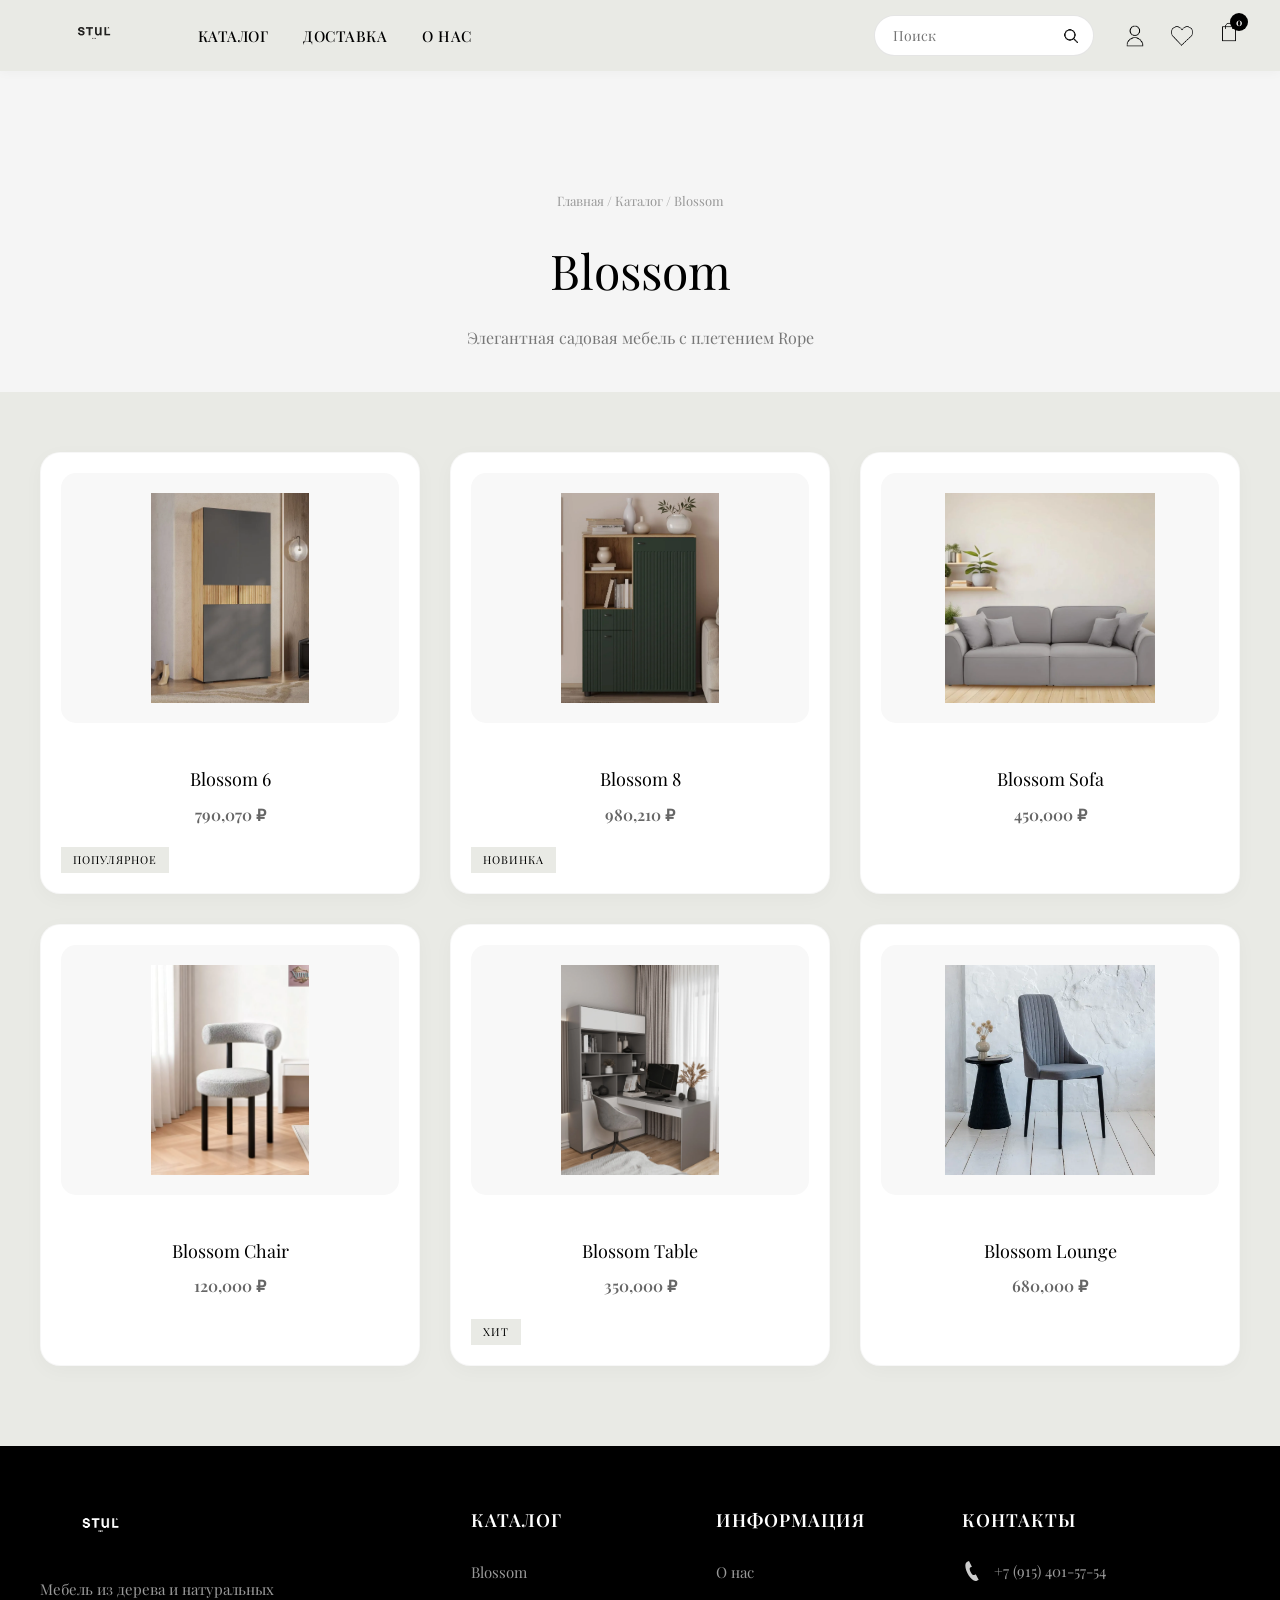
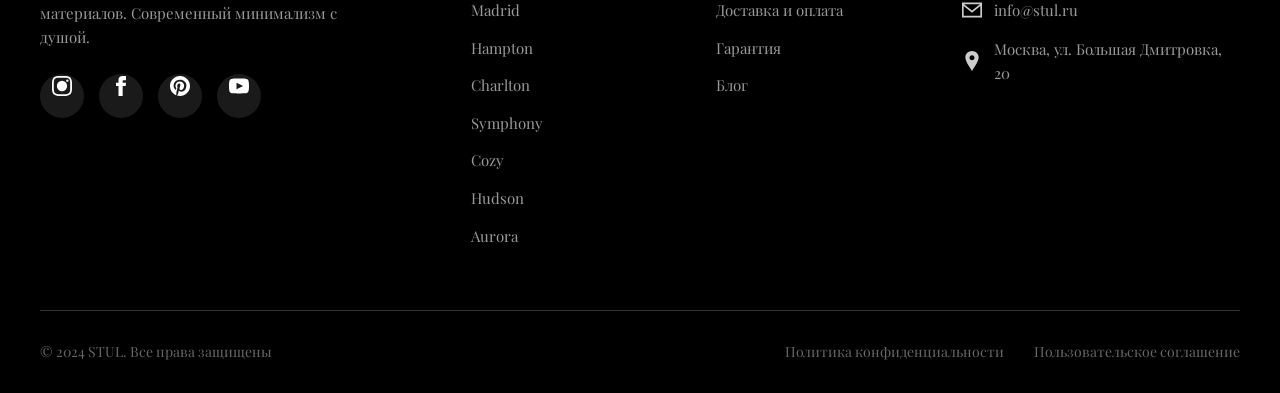
<file: stul_FIX/series.html>
<!DOCTYPE html>
<html lang="ru">
<head>
    <meta charset="UTF-8">
    <meta name="viewport" content="width=device-width, initial-scale=1.0">
    <title>STUL - Серия</title>
    <link rel="stylesheet" href="style.css">
    <link rel="preconnect" href="https://fonts.googleapis.com">
    <link rel="preconnect" href="https://fonts.gstatic.com" crossorigin>
    <link href="https://fonts.googleapis.com/css2?family=Playfair+Display:wght@400;500;600;700&display=swap" rel="stylesheet">
    <style>
        .series-header {
            padding: 120px 40px 40px;
            text-align: center;
            background: #f5f5f5;
        }
        
        .series-header h1 {
            font-size: 48px;
            font-weight: 400;
            margin-bottom: 15px;
        }
        
        .series-header p {
            font-size: 16px;
            color: #777;
            max-width: 600px;
            margin: 0 auto;
            line-height: 1.8;
        }
        
        .breadcrumbs {
            margin-bottom: 20px;
            color: #999;
            font-size: 13px;
        }
        
        .breadcrumbs a {
            color: #999;
            transition: color 0.3s;
        }
        
        .breadcrumbs a:hover {
            color: #000;
        }
        
        .products-grid {
            max-width: 1300px;
            margin: 60px auto 80px;
            padding: 0 40px;
            display: grid;
            grid-template-columns: repeat(3, 1fr);
            gap: 30px;
        }
        
        .product-card {
            background: #fff;
            padding: 20px;
            cursor: pointer;
            transition: transform 0.3s;
            border: 1px solid rgba(0,0,0,0.03);
        }
        
        .product-card:hover {
            transform: translateY(-5px);
            background: #fafafa;
        }
        
        .product-card img {
            width: 100%;
            height: 250px;
            object-fit: contain;
            margin-bottom: 15px;
            background: #f8f8f8;
            padding: 20px;
        }
        
        .product-card h3 {
            font-size: 18px;
            font-weight: 400;
            margin-bottom: 8px;
            text-align: center;
        }
        
        .product-card .price {
            font-size: 16px;
            color: #666;
            text-align: center;
            margin-bottom: 10px;
        }
        
        .product-card .badge {
            display: inline-block;
            background: #e9eae5;
            padding: 4px 12px;
            font-size: 11px;
            text-transform: uppercase;
            letter-spacing: 1px;
            margin-top: 10px;
        }
        
        @media (max-width: 992px) {
            .products-grid {
                grid-template-columns: repeat(2, 1fr);
            }
        }
        
        @media (max-width: 768px) {
            .products-grid {
                grid-template-columns: 1fr;
                padding: 0 20px;
            }
            
            .series-header h1 {
                font-size: 36px;
            }
        }
    </style>
</head>
<body>
    <header>
        <div class="header-container">
            <div class="header-left">
                <a href="index.html" class="logo-link">
                    <img class="logo_img" src="img/header_img/stud_logo.png" alt="STUL">
                </a>
                <nav class="menu">
                    <a href="catalog.html">Каталог</a>
                    <a href="delivery.html">Доставка</a>
                    <a href="about.html">О нас</a>
                </nav>
            </div>
            <div class="header-right">
                <div class="search-container">
                    <input type="text" class="search-input" placeholder="Поиск">
                    <img src="img/header_img/search_logo.png" alt="Поиск" class="search-icon">
                </div>
                <div class="icon-group">
                    <img src="img/header_img/user_logo.png" alt="Войти" class="header-icon user-icon">
                    <img src="img/header_img/favorite_logo.png" alt="Избранное" class="header-icon favorites-icon">
                    <div class="basket-icon" id="cartIcon">
                        <img src="img/header_img/backet_logo.png" alt="Корзина">
                        <span class="cart-count" id="cartCount">0</span>
                    </div>
                </div>
            </div>
        </div>
    </header>

    <main>
        <div class="series-header">
            <div class="breadcrumbs">
                <a href="index.html">Главная</a> / <a href="catalog.html">Каталог</a> / <span id="series-name">Серия</span>
            </div>
            <h1 id="series-title">Blossom</h1>
            <p id="series-description">Элегантная садовая мебель с плетением Rope</p>
        </div>

        <div class="products-grid" id="products-container">
            <!-- Товары будут загружаться через JavaScript -->
        </div>
    </main>

    <footer>
        <div class="footer-container">
            <div class="footer-top">
                <div class="footer-logo">
                    <img src="img/header_img/stud_logo.png" alt="STUL">
                    <p>Мебель из дерева и натуральных материалов. Современный минимализм с душой.</p>
                    <div class="social-links">
                        <a href="#"><img src="img/footer_img/instagram.svg" alt="Instagram"></a>
                        <a href="#"><img src="img/footer_img/facebook.svg" alt="Facebook"></a>
                        <a href="#"><img src="img/footer_img/pinterest.svg" alt="Pinterest"></a>
                        <a href="#"><img src="img/footer_img/youtube.svg" alt="YouTube"></a>
                    </div>
                </div>
                <div class="footer-col">
                    <h4>Каталог</h4>
                    <ul>
                        <li><a href="series.html?name=Blossom">Blossom</a></li>
                        <li><a href="series.html?name=Madrid">Madrid</a></li>
                        <li><a href="series.html?name=Hampton">Hampton</a></li>
                        <li><a href="series.html?name=Charlton">Charlton</a></li>
                        <li><a href="series.html?name=Symphony">Symphony</a></li>
                        <li><a href="series.html?name=Cozy">Cozy</a></li>
                        <li><a href="series.html?name=Hudson">Hudson</a></li>
                        <li><a href="series.html?name=Aurora">Aurora</a></li>
                    </ul>
                </div>
                <div class="footer-col">
                    <h4>Информация</h4>
                    <ul>
                        <li><a href="about.html">О нас</a></li>
                        <li><a href="delivery.html">Доставка и оплата</a></li>
                        <li><a href="#">Гарантия</a></li>
                        <li><a href="#">Блог</a></li>
                    </ul>
                </div>
                <div class="footer-col">
                    <h4>Контакты</h4>
                    <div class="footer-contact">
                        <p><img src="img/footer_img/phone.svg" alt="Телефон"> +7 (915) 401-57-54</p>
                        <p><img src="img/footer_img/email.svg" alt="Email"> info@stul.ru</p>
                        <p><img src="img/footer_img/location.svg" alt="Адрес"> Москва, ул. Большая Дмитровка, 20</p>
                    </div>
                </div>
            </div>
            <div class="footer-bottom">
                <p>© 2024 STUL. Все права защищены</p>
                <div class="footer-bottom-links">
                    <a href="#">Политика конфиденциальности</a>
                    <a href="#">Пользовательское соглашение</a>
                </div>
            </div>
        </div>
    </footer>

    <div class="cart-sidebar" id="cartSidebar">
        <div class="cart-header">
            <h3>Корзина</h3>
            <span class="close-cart" onclick="closeCart()">&times;</span>
        </div>
        <div class="cart-items" id="cartItems"></div>
        <div class="cart-footer">
            <div class="cart-total">
                <span>Итого:</span>
                <span id="cartTotal">0 ₽</span>
            </div>
            <button class="checkout-btn" onclick="checkout()">Оформить заказ</button>
        </div>
    </div>

    <div class="auth-modal" id="authModal">
        <div class="auth-modal-content">
            <span class="close-btn">&times;</span>
            <h2>Авторизация / Регистрация</h2>
            <form id="authForm">
                <input type="text" placeholder="Имя" required>
                <input type="tel" placeholder="Телефон" required>
                <input type="email" placeholder="Email" required>
                <input type="password" placeholder="Пароль" required>
                <div class="form-buttons">
                    <button type="submit" class="register-btn">Зарегистрироваться</button>
                    <button type="button" class="login-btn">Войти</button>
                </div>
            </form>
        </div>
    </div>

    <script src="script.js"></script>
    <script>
        // Данные для каждой серии с вашими фотографиями
        const seriesData = {
            'Blossom': {
                title: 'Blossom',
                description: 'Элегантная садовая мебель с плетением Rope',
                products: [
                    { id: 'blossom6', name: 'Blossom 6', price: 790070, image: 'img/products/blossom/blossom6/blossom6.webp', badge: 'Популярное' },
                    { id: 'blossom8', name: 'Blossom 8', price: 980210, image: 'img/products/blossom/blossom8/blossom8.webp', badge: 'Новинка' },
                    { id: 'blossom-sofa', name: 'Blossom Sofa', price: 450000, image: 'img/products/blossom/sofa/sofa.webp', badge: '' },
                    { id: 'blossom-chair', name: 'Blossom Chair', price: 120000, image: 'img/products/blossom/chair/chair.webp', badge: '' },
                    { id: 'blossom-table', name: 'Blossom Table', price: 350000, image: 'img/products/blossom/table/table.webp', badge: 'Хит' },
                    { id: 'blossom-lounge', name: 'Blossom Lounge', price: 680000, image: 'img/products/blossom/lounge/lounge.webp', badge: '' }
                ]
            },
            'Madrid': {
                title: 'Madrid',
                description: 'Классический испанский стиль',
                products: [
                    { id: 'madrid1', name: 'Madrid 1', price: 910760, image: 'img/products/madrid/madrid1/madrid1.webp', badge: 'Популярное' },
                    { id: 'madrid2', name: 'Madrid 2', price: 890000, image: 'img/products/madrid/madrid2/madrid2.webp', badge: '' },
                    { id: 'madrid3', name: 'Madrid 3', price: 750000, image: 'img/products/madrid/madrid3/madrid3.webp', badge: 'Новинка' },
                    { id: 'madrid4', name: 'Madrid 4', price: 1200000, image: 'img/products/madrid/madrid4/madrid4.webp', badge: 'Премиум' }
                ]
            },
            'Hampton': {
                title: 'Hampton',
                description: 'Американская классика',
                products: [
                    { id: 'hampton1', name: 'Hampton 1', price: 910340, image: 'img/products/hampton/hampton1/hampton1.webp', badge: 'Популярное' },
                    { id: 'hampton2', name: 'Hampton 2', price: 820000, image: 'img/products/hampton/hampton2/hampton2.webp', badge: '' },
                    { id: 'hampton3', name: 'Hampton 3', price: 950000, image: 'img/products/hampton/hampton3/hampton3.webp', badge: 'Новинка' },
                    { id: 'hampton4', name: 'Hampton 4', price: 680000, image: 'img/products/hampton/hampton4/hampton4.webp', badge: '' },
                    { id: 'hampton5', name: 'Hampton 5', price: 1100000, image: 'img/products/hampton/hampton5/hampton5.webp', badge: 'Хит' }
                ]
            },
            'Charlton': {
                title: 'Charlton',
                description: 'Английский аристократизм',
                products: [
                    { id: 'charlton1', name: 'Charlton 1', price: 890120, image: 'img/products/charlton/charlton1/charlton1.webp', badge: 'Популярное' },
                    { id: 'charlton2', name: 'Charlton 2', price: 950000, image: 'img/products/charlton/charlton2/charlton2.webp', badge: '' },
                    { id: 'charlton3', name: 'Charlton 3', price: 780000, image: 'img/products/charlton/charlton3/charlton3.webp', badge: 'Новинка' }
                ]
            },
            'Symphony': {
                title: 'Symphony',
                description: 'Современная элегантность',
                products: [
                    { id: 'symphony1', name: 'Symphony 1', price: 810120, image: 'img/products/symphony/symphony1/symphony1.webp', badge: 'Популярное' },
                    { id: 'symphony2', name: 'Symphony 2', price: 890000, image: 'img/products/symphony/symphony2/symphony2.webp', badge: '' },
                    { id: 'symphony3', name: 'Symphony 3', price: 950000, image: 'img/products/symphony/symphony3/symphony3.webp', badge: 'Новинка' },
                    { id: 'symphony4', name: 'Symphony 4', price: 720000, image: 'img/products/symphony/symphony4/symphony4.webp', badge: '' }
                ]
            },
            'Cozy': {
                title: 'Cozy',
                description: 'Максимальный комфорт',
                products: [
                    { id: 'cozy1', name: 'Cozy 1', price: 1100670, image: 'img/products/cozy/cozy1/cozy1.webp', badge: 'Премиум' },
                    { id: 'cozy2', name: 'Cozy 2', price: 890000, image: 'img/products/cozy/cozy2/cozy2.webp', badge: '' },
                    { id: 'cozy3', name: 'Cozy 3', price: 950000, image: 'img/products/cozy/cozy3/cozy3.webp', badge: 'Новинка' }
                ]
            },
            'Hudson': {
                title: 'Hudson',
                description: 'Индустриальный шик',
                products: [
                    { id: 'hudson1', name: 'Hudson 1', price: 850570, image: 'img/products/hudson/hudson1/hudson1.webp', badge: 'Популярное' },
                    { id: 'hudson2', name: 'Hudson 2', price: 920000, image: 'img/products/hudson/hudson2/hudson2.webp', badge: '' },
                    { id: 'hudson3', name: 'Hudson 3', price: 780000, image: 'img/products/hudson/hudson3/hudson3.webp', badge: 'Новинка' },
                    { id: 'hudson4', name: 'Hudson 4', price: 1100000, image: 'img/products/hudson/hudson4/hudson4.webp', badge: 'Хит' }
                ]
            },
            'Aurora': {
                title: 'Aurora',
                description: 'Северное сияние в вашем саду',
                products: [
                    { id: 'aurora1', name: 'Aurora 1', price: 790000, image: 'img/products/aurora/aurora1/aurora1.webp', badge: 'Популярное' },
                    { id: 'aurora2', name: 'Aurora 2', price: 860000, image: 'img/products/aurora/aurora2/aurora2.webp', badge: '' },
                    { id: 'aurora3', name: 'Aurora 3', price: 1200000, image: 'img/products/aurora/aurora3/aurora3.webp', badge: 'Премиум' }
                ]
            }
        };

        // Получаем название серии из URL
        function getSeriesName() {
            const urlParams = new URLSearchParams(window.location.search);
            return urlParams.get('name') || 'Blossom';
        }

        // Загружаем данные серии
        function loadSeries() {
            const seriesName = getSeriesName();
            const series = seriesData[seriesName];
            
            if (!series) {
                window.location.href = 'catalog.html';
                return;
            }

            document.getElementById('series-name').textContent = series.title;
            document.getElementById('series-title').textContent = series.title;
            document.getElementById('series-description').textContent = series.description;

            const container = document.getElementById('products-container');
            container.innerHTML = '';

            series.products.forEach(product => {
                const badgeHtml = product.badge ? `<div class="badge">${product.badge}</div>` : '';
                
                const card = document.createElement('div');
                card.className = 'product-card';
                card.onclick = () => location.href = `product.html?id=${product.id}`;
                card.innerHTML = `
                    <img src="${product.image}" alt="${product.name}">
                    <h3>${product.name}</h3>
                    <div class="price">${product.price.toLocaleString()} ₽</div>
                    ${badgeHtml}
                `;
                container.appendChild(card);
            });
        }

        document.addEventListener('DOMContentLoaded', loadSeries);
    </script>
</body>
</html>
</file>
<file: stul/style.css>
* {
    margin: 0;
    padding: 0;
    box-sizing: border-box;
}

body {
    font-family: 'Playfair Display', serif;
    background-color: #e9eae5;
    color: #000;
    line-height: 1.6;
    overflow-x: hidden;
}

a {
    text-decoration: none;
    color: inherit;
    cursor: pointer;
}

/* Header */
header {
    background-color: #e9eae5;
    padding: 15px 0;
    box-shadow: 0 2px 10px rgba(0, 0, 0, 0.03);
    position: sticky;
    top: 0;
    z-index: 1000;
    width: 100%;
}

.header-container {
    max-width: 1400px;
    margin: 0 auto;
    padding: 0 40px;
    display: flex;
    justify-content: space-between;
    align-items: center;
}

.header-left {
    display: flex;
    align-items: center;
    gap: 50px;
}

.logo-link {
    display: flex;
    align-items: center;
}

.logo_img {
    height: 40px;
    width: auto;
    transition: opacity 0.3s;
}

.logo_img:hover {
    opacity: 0.8;
}

.menu {
    display: flex;
    gap: 35px;
}

.menu a {
    font-size: 15px;
    font-weight: 500;
    letter-spacing: 0.5px;
    text-transform: uppercase;
    position: relative;
    transition: color 0.3s;
    white-space: nowrap;
}

.menu a::after {
    content: '';
    position: absolute;
    bottom: -5px;
    left: 0;
    width: 0;
    height: 1.5px;
    background-color: #000;
    transition: width 0.3s;
}

.menu a:hover::after {
    width: 100%;
}

.header-right {
    display: flex;
    align-items: center;
    gap: 30px;
}

.search-container {
    position: relative;
}

.search-input {
    padding: 10px 18px;
    padding-right: 40px;
    border: 1px solid rgba(0, 0, 0, 0.1);
    border-radius: 30px;
    background: white;
    font-family: 'Playfair Display', serif;
    font-size: 14px;
    width: 220px;
    transition: all 0.3s;
}

.search-input:focus {
    outline: none;
    border-color: #000;
    width: 280px;
}

.search-icon {
    position: absolute;
    right: 14px;
    top: 50%;
    transform: translateY(-50%);
    width: 18px;
    height: 18px;
    cursor: pointer;
    transition: transform 0.3s;
}

.search-icon:hover {
    transform: translateY(-50%) scale(1.1);
}

.icon-group {
    display: flex;
    align-items: center;
    gap: 25px;
}

.header-icon {
    width: 22px;
    height: 22px;
    cursor: pointer;
    transition: transform 0.3s;
}

.header-icon:hover {
    transform: scale(1.1);
}

.basket-icon {
    position: relative;
    cursor: pointer;
}

.basket-icon img {
    width: 22px;
    height: 22px;
    transition: transform 0.3s;
}

.basket-icon:hover img {
    transform: scale(1.1);
}

.cart-count {
    position: absolute;
    top: -8px;
    right: -8px;
    background: #000;
    color: #fff;
    font-size: 10px;
    width: 18px;
    height: 18px;
    border-radius: 50%;
    display: flex;
    align-items: center;
    justify-content: center;
    font-weight: 600;
}

/* Footer */
footer {
    background: #000;
    color: #fff;
    padding: 60px 40px 30px;
    margin-top: 80px;
}

.footer-container {
    max-width: 1400px;
    margin: 0 auto;
}

.footer-top {
    display: grid;
    grid-template-columns: 2fr 1fr 1fr 1.5fr;
    gap: 60px;
    margin-bottom: 50px;
}

.footer-logo img {
    height: 45px;
    width: auto;
    margin-bottom: 20px;
    filter: brightness(0) invert(1);
}

.footer-logo p {
    color: #999;
    font-size: 15px;
    line-height: 1.6;
    max-width: 300px;
}

.footer-col h4 {
    font-size: 18px;
    margin-bottom: 25px;
    letter-spacing: 1px;
    text-transform: uppercase;
    color: #fff;
    font-weight: 600;
}

.footer-col ul {
    list-style: none;
}

.footer-col ul li {
    margin-bottom: 12px;
}

.footer-col ul li a {
    color: #999;
    font-size: 15px;
    transition: color 0.3s;
}

.footer-col ul li a:hover {
    color: #fff;
}

.footer-contact p {
    color: #999;
    font-size: 15px;
    margin-bottom: 15px;
    display: flex;
    align-items: center;
    gap: 12px;
}

.footer-contact img {
    width: 20px;
    height: 20px;
    filter: brightness(0) invert(1);
    opacity: 0.8;
}

.social-links {
    display: flex;
    gap: 15px;
    margin-top: 25px;
}

.social-links a {
    display: flex;
    align-items: center;
    justify-content: center;
    width: 44px;
    height: 44px;
    background: rgba(255, 255, 255, 0.1);
    border-radius: 50%;
    transition: background 0.3s;
}

.social-links a:hover {
    background: rgba(255, 255, 255, 0.2);
}

.social-links img {
    width: 20px;
    height: 20px;
    filter: brightness(0) invert(1);
}

.footer-bottom {
    border-top: 1px solid #333;
    padding-top: 30px;
    display: flex;
    justify-content: space-between;
    align-items: center;
    color: #666;
    font-size: 14px;
}

.footer-bottom-links {
    display: flex;
    gap: 30px;
}

.footer-bottom-links a {
    color: #666;
    font-size: 14px;
    transition: color 0.3s;
}

.footer-bottom-links a:hover {
    color: #fff;
}

/* Hero Section */
.hero {
    min-height: 100vh;
    display: flex;
    align-items: center;
    justify-content: center;
    padding: 40px;
    position: relative;
    background-color: #e9eae5;
}

.hero-content {
    max-width: 1400px;
    margin: 0 auto;
    width: 100%;
    display: flex;
    flex-direction: column;
    align-items: center;
    position: relative;
}

.hero-title {
    font-family: 'Playfair Display', serif;
    font-weight: 700;
    font-size: clamp(150px, 25vw, 350px);
    color: #000;
    margin: 0;
    line-height: 0.8;
    letter-spacing: -5px;
    text-align: center;
    width: 100%;
    z-index: 1;
    position: relative;
    top: -50px;
}

.hero-image {
    max-width: 550px;
    width: 40%;
    height: auto;
    margin-top: -200px;
    margin-bottom: -50px;
    z-index: 2;
    position: relative;
}

.hero-bottom {
    display: flex;
    justify-content: space-between;
    align-items: flex-end;
    width: 100%;
    margin-top: -80px;
    z-index: 3;
    position: relative;
}

.hero-text-block {
    max-width: 450px;
}

.hero-text-block p {
    font-size: 16px;
    line-height: 1.8;
    color: #333;
    margin-bottom: 25px;
}

.hero-btn {
    display: inline-flex;
    align-items: center;
    gap: 15px;
    background: #000;
    color: #fff;
    padding: 14px 30px;
    border-radius: 40px;
    font-size: 16px;
    letter-spacing: 0.5px;
    transition: all 0.3s;
    cursor: pointer;
    border: none;
    font-family: 'Playfair Display', serif;
}

.hero-btn:hover {
    background: #333;
    transform: scale(1.03);
}

.btn-arrow {
    width: 32px;
    height: 32px;
    background: rgba(255, 255, 255, 0.2);
    border-radius: 50%;
    display: flex;
    align-items: center;
    justify-content: center;
    transition: background 0.3s;
}

.btn-arrow img {
    width: 12px;
    height: auto;
    filter: brightness(0) invert(1);
}

.hero-btn:hover .btn-arrow {
    background: rgba(255, 255, 255, 0.3);
}

.hero-collection {
    position: relative;
    width: 240px;
    height: 300px;
    background: #fff;
    border-radius: 25px;
    overflow: hidden;
    cursor: pointer;
    transition: transform 0.3s;
    box-shadow: 0 15px 30px rgba(0,0,0,0.1);
}

.hero-collection:hover {
    transform: translateY(-8px);
}

.hero-collection img {
    width: 100%;
    height: 75%;
    object-fit: cover;
}

.hero-collection p {
    position: absolute;
    bottom: 0;
    left: 0;
    right: 0;
    background: #000;
    color: #fff;
    padding: 18px;
    text-align: center;
    font-size: 16px;
    letter-spacing: 1px;
    text-transform: uppercase;
    font-weight: 500;
}

/* Marquee */
.marquee {
    background: #000;
    padding: 20px 0;
    overflow: hidden;
    width: 100%;
}

.marquee-content {
    display: flex;
    align-items: center;
    gap: 60px;
    animation: scroll 20s linear infinite;
    white-space: nowrap;
    width: fit-content;
}

@keyframes scroll {
    0% { transform: translateX(0); }
    100% { transform: translateX(-50%); }
}

.marquee-content span {
    font-size: 22px;
    font-weight: 500;
    text-transform: uppercase;
    letter-spacing: 3px;
    color: #fff;
}

.marquee-content img {
    width: 28px;
    height: 28px;
    filter: brightness(0) invert(1);
}

/* Features Section */
.features {
    padding: 100px 40px;
    background: #fff;
}

.features-grid {
    max-width: 1400px;
    margin: 0 auto;
    display: grid;
    grid-template-columns: 0.9fr 1.1fr;
    gap: 60px;
    align-items: start;
}

.features-image {
    position: relative;
}

.features-image img {
    width: 100%;
    height: auto;
    border-radius: 25px;
    box-shadow: 0 20px 40px rgba(0,0,0,0.1);
}

.features-content {
    padding-top: 20px;
}

.features-content h2 {
    font-size: 42px;
    margin-bottom: 40px;
    position: relative;
    font-weight: 600;
}

.features-content h2::after {
    content: '';
    position: absolute;
    bottom: -15px;
    left: 0;
    width: 70px;
    height: 3px;
    background: #000;
}

.feature-item {
    margin-bottom: 30px;
}

.feature-item h3 {
    font-size: 20px;
    margin-bottom: 8px;
    font-weight: 600;
}

.feature-item p {
    color: #666;
    line-height: 1.7;
    font-size: 16px;
}

.feature-thumbnails {
    display: flex;
    gap: 20px;
    margin: 40px 0;
}

.thumbnail {
    width: 120px;
    height: 120px;
    border-radius: 12px;
    overflow: hidden;
    cursor: pointer;
    transition: transform 0.3s;
    box-shadow: 0 8px 20px rgba(0,0,0,0.08);
}

.thumbnail:hover {
    transform: translateY(-8px);
    box-shadow: 0 15px 30px rgba(0,0,0,0.15);
}

.thumbnail img {
    width: 100%;
    height: 100%;
    object-fit: cover;
}

.features-btn {
    display: inline-flex;
    align-items: center;
    gap: 15px;
    background: #000;
    color: #fff;
    padding: 14px 30px;
    border-radius: 40px;
    font-size: 16px;
    transition: all 0.3s;
    cursor: pointer;
    border: none;
    font-family: 'Playfair Display', serif;
}

.features-btn:hover {
    background: #333;
    transform: scale(1.03);
}

.features-btn .btn-arrow.dark {
    background: rgba(255, 255, 255, 0.2);
}

.features-btn .btn-arrow.dark img {
    filter: brightness(0) invert(1);
}

/* Bestsellers Section */
.bestsellers {
    padding: 100px 40px;
    background: #f9f9f9;
}

.section-header {
    text-align: center;
    margin-bottom: 60px;
}

.section-header h2 {
    font-size: 48px;
    margin-bottom: 15px;
    font-weight: 600;
}

.section-header p {
    font-size: 20px;
    color: #666;
}

.bestsellers-grid {
    max-width: 1400px;
    margin: 0 auto;
    display: grid;
    grid-template-columns: repeat(4, 1fr);
    gap: 30px;
}

.product-card {
    background: #fff;
    border-radius: 20px;
    overflow: hidden;
    padding: 25px 20px;
    cursor: pointer;
    transition: transform 0.3s, box-shadow 0.3s;
    box-shadow: 0 5px 20px rgba(0,0,0,0.03);
}

.product-card:hover {
    transform: translateY(-8px);
    box-shadow: 0 20px 30px rgba(0, 0, 0, 0.1);
}

.product-card img {
    width: 100%;
    height: 250px;
    object-fit: contain;
    transition: transform 0.3s;
    background: #f8f8f8;
    border-radius: 15px;
    padding: 10px;
}

.product-card:hover img {
    transform: scale(1.05);
}

.product-card h3 {
    font-size: 18px;
    margin: 20px 0 8px;
    font-weight: 600;
    text-align: center;
}

.product-card .price {
    font-size: 18px;
    font-weight: 600;
    color: #000;
    text-align: center;
}

.section-footer {
    text-align: center;
    margin-top: 60px;
}

.hits-btn {
    display: inline-block;
    background: #000;
    color: #fff;
    padding: 15px 45px;
    border-radius: 40px;
    font-size: 16px;
    transition: all 0.3s;
    cursor: pointer;
    border: none;
    font-family: 'Playfair Display', serif;
}

.hits-btn:hover {
    background: #333;
    transform: scale(1.05);
}

/* Sale Section */
.sale {
    padding: 100px 40px;
    background: #fff;
}

.sale-header {
    text-align: center;
    max-width: 600px;
    margin: 0 auto 60px;
}

.sale-header h2 {
    font-size: 56px;
    margin-bottom: 15px;
    font-weight: 700;
}

.sale-line {
    width: 90px;
    height: 3px;
    background: #000;
    margin: 20px auto;
}

.sale-header p {
    font-size: 18px;
    color: #666;
}

.sale-grid {
    max-width: 1400px;
    margin: 0 auto;
    display: grid;
    grid-template-columns: repeat(6, 1fr);
    gap: 20px;
}

.sale-item {
    text-align: center;
    cursor: pointer;
    transition: transform 0.3s;
}

.sale-item:hover {
    transform: scale(1.08);
}

.sale-item img {
    width: 100%;
    height: auto;
    border-radius: 15px;
    margin-bottom: 12px;
    background: #f5f5f5;
    padding: 15px;
    box-shadow: 0 5px 15px rgba(0,0,0,0.03);
}

.sale-item p {
    font-size: 15px;
    font-weight: 500;
}

/* Showrooms Section */
.showrooms {
    background: #000;
    color: #fff;
    padding: 100px 40px;
}

.showrooms-content {
    max-width: 1400px;
    margin: 0 auto;
}

.showrooms-content h2 {
    font-size: 56px;
    line-height: 1.1;
    margin-bottom: 20px;
    font-weight: 600;
    text-transform: uppercase;
}

.showrooms-content > p {
    font-size: 18px;
    margin-bottom: 60px;
    color: rgba(255, 255, 255, 0.8);
    max-width: 800px;
    line-height: 1.7;
}

.showrooms-grid {
    display: grid;
    grid-template-columns: repeat(3, 1fr);
    gap: 30px;
}

.showroom-card {
    background: #fff;
    border-radius: 25px;
    overflow: hidden;
    color: #000;
    cursor: pointer;
    transition: transform 0.3s;
    box-shadow: 0 15px 30px rgba(0,0,0,0.2);
}

.showroom-card:hover {
    transform: scale(1.03);
}

.showroom-card img {
    width: 100%;
    height: 220px;
    object-fit: cover;
}

.showroom-card p {
    color: #000;
    font-size: 16px;
    padding: 25px;
    margin: 0;
    line-height: 1.6;
    font-weight: 500;
}

/* Auth Modal */
.auth-modal {
    display: none;
    position: fixed;
    top: 0;
    left: 0;
    width: 100%;
    height: 100%;
    background: rgba(0, 0, 0, 0.8);
    z-index: 2000;
    align-items: center;
    justify-content: center;
}

.auth-modal.open {
    display: flex;
    align-items: center;
    justify-content: center;
}

.auth-modal-content {
    background: #fff;
    padding: 50px;
    border-radius: 25px;
    max-width: 480px;
    width: 90%;
    position: relative;
}

.close-btn {
    position: absolute;
    top: 20px;
    right: 25px;
    font-size: 30px;
    cursor: pointer;
    transition: color 0.3s;
    color: #999;
}

.close-btn:hover {
    color: #f00;
}

.auth-modal h2 {
    font-size: 26px;
    margin-bottom: 30px;
    text-align: center;
}

.auth-modal input {
    width: 100%;
    padding: 14px 18px;
    margin-bottom: 15px;
    border: 1px solid #ddd;
    border-radius: 10px;
    font-family: 'Playfair Display', serif;
    font-size: 15px;
}

.auth-modal input:focus {
    outline: none;
    border-color: #000;
}

.form-buttons {
    display: flex;
    gap: 15px;
    margin-top: 25px;
}

.form-buttons button {
    flex: 1;
    padding: 14px;
    border: none;
    border-radius: 10px;
    font-family: 'Playfair Display', serif;
    font-size: 15px;
    cursor: pointer;
    transition: all 0.3s;
}

.register-btn {
    background: #848984;
    color: #fff;
}

.register-btn:hover {
    background: #7fb6f0;
}

.login-btn {
    background: #000;
    color: #fff;
}

.login-btn:hover {
    background: #3a764a;
}

/* Notification */
.notification {
    position: fixed;
    top: 100px;
    right: 30px;
    background: #000;
    color: #fff;
    padding: 15px 30px;
    border-radius: 40px;
    z-index: 2000;
    transform: translateX(450px);
    transition: transform 0.3s;
    box-shadow: 0 5px 25px rgba(0,0,0,0.3);
    font-size: 15px;
}

.notification.show {
    transform: translateX(0);
}

/* Cart Sidebar */
.cart-sidebar {
    position: fixed;
    top: 0;
    right: -450px;
    width: 400px;
    height: 100vh;
    background: #fff;
    box-shadow: -5px 0 30px rgba(0,0,0,0.15);
    z-index: 3000;
    transition: right 0.3s;
    display: flex;
    flex-direction: column;
}

.cart-sidebar.open {
    right: 0;
}

.cart-header {
    padding: 30px;
    border-bottom: 1px solid #ddd;
    display: flex;
    justify-content: space-between;
    align-items: center;
}

.cart-header h3 {
    font-size: 20px;
    font-weight: 600;
}

.close-cart {
    font-size: 32px;
    cursor: pointer;
    color: #999;
    transition: color 0.3s;
}

.close-cart:hover {
    color: #f00;
}

.cart-items {
    flex: 1;
    overflow-y: auto;
    padding: 30px;
}

.cart-item {
    display: flex;
    gap: 15px;
    margin-bottom: 25px;
    padding-bottom: 25px;
    border-bottom: 1px solid #eee;
    position: relative;
}

.cart-item img {
    width: 80px;
    height: 80px;
    object-fit: cover;
    border-radius: 10px;
}

.cart-item-info {
    flex: 1;
}

.cart-item-info h4 {
    font-size: 16px;
    margin-bottom: 5px;
    font-weight: 600;
}

.cart-item-price {
    font-weight: 600;
    color: #000;
    font-size: 15px;
}

.cart-item-remove {
    position: absolute;
    top: 0;
    right: 0;
    background: none;
    border: none;
    font-size: 20px;
    cursor: pointer;
    color: #999;
    transition: color 0.3s;
}

.cart-item-remove:hover {
    color: #f00;
}

.cart-footer {
    padding: 30px;
    border-top: 1px solid #ddd;
}

.cart-total {
    display: flex;
    justify-content: space-between;
    margin-bottom: 20px;
    font-size: 18px;
    font-weight: 600;
}

.checkout-btn {
    width: 100%;
    background: #000;
    color: #fff;
    border: none;
    padding: 15px;
    border-radius: 40px;
    font-family: 'Playfair Display', serif;
    font-size: 16px;
    cursor: pointer;
    transition: background 0.3s;
}

.checkout-btn:hover {
    background: #333;
}

/* Responsive */
@media (max-width: 1200px) {
    .bestsellers-grid {
        grid-template-columns: repeat(3, 1fr);
    }
    
    .sale-grid {
        grid-template-columns: repeat(4, 1fr);
    }
    
    .footer-top {
        grid-template-columns: 1fr 1fr;
        gap: 40px;
    }
}

@media (max-width: 992px) {
    .header-left {
        gap: 30px;
    }
    
    .menu {
        gap: 20px;
    }
    
    .menu a {
        font-size: 13px;
    }
    
    .features-grid {
        grid-template-columns: 1fr;
        gap: 40px;
    }
    
    .showrooms-grid {
        grid-template-columns: repeat(2, 1fr);
    }
    
    .bestsellers-grid {
        grid-template-columns: repeat(2, 1fr);
    }
    
    .hero-bottom {
        flex-direction: column;
        align-items: flex-start;
        gap: 40px;
        margin-top: -40px;
    }
    
    .hero-collection {
        align-self: flex-end;
    }
    
    .hero-image {
        margin-top: -150px;
    }
}

@media (max-width: 768px) {
    .header-container {
        padding: 0 20px;
    }
    
    .header-left {
        gap: 15px;
    }
    
    .menu {
        display: none;
    }
    
    .search-input {
        width: 150px;
    }
    
    .search-input:focus {
        width: 200px;
    }
    
    .bestsellers-grid {
        grid-template-columns: 1fr;
    }
    
    .sale-grid {
        grid-template-columns: repeat(2, 1fr);
    }
    
    .showrooms-grid {
        grid-template-columns: 1fr;
    }
    
    .showrooms-content h2 {
        font-size: 42px;
    }
    
    .hero-image {
        width: 70%;
        margin-top: -100px;
    }
    
    .hero-title {
        font-size: 100px;
        top: -30px;
    }
    
    .footer-top {
        grid-template-columns: 1fr;
        gap: 40px;
    }
    
    .footer-bottom {
        flex-direction: column;
        gap: 15px;
        text-align: center;
    }
    
    .footer-bottom-links {
        flex-wrap: wrap;
        justify-content: center;
    }
    
    .cart-sidebar {
        width: 100%;
        right: -100%;
    }
}

@media (max-width: 576px) {
    .header-right {
        gap: 15px;
    }
    
    .icon-group {
        gap: 15px;
    }
    
    .search-input {
        width: 120px;
    }
    
    .sale-grid {
        grid-template-columns: 1fr;
    }
    
    .hero-title {
        font-size: 70px;
        top: -20px;
    }
    
    .hero-image {
        width: 80%;
        margin-top: -50px;
    }
    
    .feature-thumbnails {
        justify-content: center;
        flex-wrap: wrap;
    }
    
    .thumbnail {
        width: 100px;
        height: 100px;
    }
}
</file>
<file: stul_FIX/style.css>
* {
    margin: 0;
    padding: 0;
    box-sizing: border-box;
}

body {
    font-family: 'Playfair Display', serif;
    background-color: #e9eae5;
    color: #000;
    line-height: 1.6;
    overflow-x: hidden;
}

a {
    text-decoration: none;
    color: inherit;
    cursor: pointer;
}

/* Header */
header {
    background-color: #e9eae5;
    padding: 15px 0;
    box-shadow: 0 2px 10px rgba(0, 0, 0, 0.03);
    position: sticky;
    top: 0;
    z-index: 1000;
    width: 100%;
}

.header-container {
    max-width: 1400px;
    margin: 0 auto;
    padding: 0 40px;
    display: flex;
    justify-content: space-between;
    align-items: center;
}

.header-left {
    display: flex;
    align-items: center;
    gap: 50px;
}

.logo-link {
    display: flex;
    align-items: center;
}

.logo_img {
    height: 40px;
    width: auto;
    transition: opacity 0.3s;
}

.logo_img:hover {
    opacity: 0.8;
}

.menu {
    display: flex;
    gap: 35px;
}

.menu a {
    font-size: 15px;
    font-weight: 500;
    letter-spacing: 0.5px;
    text-transform: uppercase;
    position: relative;
    transition: color 0.3s;
    white-space: nowrap;
}

.menu a::after {
    content: '';
    position: absolute;
    bottom: -5px;
    left: 0;
    width: 0;
    height: 1.5px;
    background-color: #000;
    transition: width 0.3s;
}

.menu a:hover::after {
    width: 100%;
}

.header-right {
    display: flex;
    align-items: center;
    gap: 30px;
}

.search-container {
    position: relative;
}

.search-input {
    padding: 10px 18px;
    padding-right: 40px;
    border: 1px solid rgba(0, 0, 0, 0.1);
    border-radius: 30px;
    background: white;
    font-family: 'Playfair Display', serif;
    font-size: 14px;
    width: 220px;
    transition: all 0.3s;
}

.search-input:focus {
    outline: none;
    border-color: #000;
    width: 280px;
}

.search-icon {
    position: absolute;
    right: 14px;
    top: 50%;
    transform: translateY(-50%);
    width: 18px;
    height: 18px;
    cursor: pointer;
    transition: transform 0.3s;
}

.search-icon:hover {
    transform: translateY(-50%) scale(1.1);
}

.icon-group {
    display: flex;
    align-items: center;
    gap: 25px;
}

.header-icon {
    width: 22px;
    height: 22px;
    cursor: pointer;
    transition: transform 0.3s;
}

.header-icon:hover {
    transform: scale(1.1);
}

.basket-icon {
    position: relative;
    cursor: pointer;
}

.basket-icon img {
    width: 22px;
    height: 22px;
    transition: transform 0.3s;
}

.basket-icon:hover img {
    transform: scale(1.1);
}

.cart-count {
    position: absolute;
    top: -8px;
    right: -8px;
    background: #000;
    color: #fff;
    font-size: 10px;
    width: 18px;
    height: 18px;
    border-radius: 50%;
    display: flex;
    align-items: center;
    justify-content: center;
    font-weight: 600;
}

/* Footer */
footer {
    background: #000;
    color: #fff;
    padding: 60px 40px 30px;
    margin-top: 80px;
}

.footer-container {
    max-width: 1400px;
    margin: 0 auto;
}

.footer-top {
    display: grid;
    grid-template-columns: 2fr 1fr 1fr 1.5fr;
    gap: 60px;
    margin-bottom: 50px;
}

.footer-logo img {
    height: 45px;
    width: auto;
    margin-bottom: 20px;
    filter: brightness(0) invert(1);
}

.footer-logo p {
    color: #999;
    font-size: 15px;
    line-height: 1.6;
    max-width: 300px;
}

.footer-col h4 {
    font-size: 18px;
    margin-bottom: 25px;
    letter-spacing: 1px;
    text-transform: uppercase;
    color: #fff;
    font-weight: 600;
}

.footer-col ul {
    list-style: none;
}

.footer-col ul li {
    margin-bottom: 12px;
}

.footer-col ul li a {
    color: #999;
    font-size: 15px;
    transition: color 0.3s;
}

.footer-col ul li a:hover {
    color: #fff;
}

.footer-contact p {
    color: #999;
    font-size: 15px;
    margin-bottom: 15px;
    display: flex;
    align-items: center;
    gap: 12px;
}

.footer-contact img {
    width: 20px;
    height: 20px;
    filter: brightness(0) invert(1);
    opacity: 0.8;
}

.social-links {
    display: flex;
    gap: 15px;
    margin-top: 25px;
}

.social-links a {
    display: flex;
    align-items: center;
    justify-content: center;
    width: 44px;
    height: 44px;
    background: rgba(255, 255, 255, 0.1);
    border-radius: 50%;
    transition: background 0.3s;
}

.social-links a:hover {
    background: rgba(255, 255, 255, 0.2);
}

.social-links img {
    width: 20px;
    height: 20px;
    filter: brightness(0) invert(1);
}

.footer-bottom {
    border-top: 1px solid #333;
    padding-top: 30px;
    display: flex;
    justify-content: space-between;
    align-items: center;
    color: #666;
    font-size: 14px;
}

.footer-bottom-links {
    display: flex;
    gap: 30px;
}

.footer-bottom-links a {
    color: #666;
    font-size: 14px;
    transition: color 0.3s;
}

.footer-bottom-links a:hover {
    color: #fff;
}

/* Hero Section */
.hero {
    min-height: 100vh;
    display: flex;
    align-items: center;
    justify-content: center;
    padding: 40px;
    position: relative;
    background-color: #e9eae5;
}

.hero-content {
    max-width: 1400px;
    margin: 0 auto;
    width: 100%;
    display: flex;
    flex-direction: column;
    align-items: center;
    position: relative;
}

.hero-title {
    font-family: 'Playfair Display', serif;
    font-weight: 700;
    font-size: clamp(150px, 25vw, 350px);
    color: #000;
    margin: 0;
    line-height: 0.8;
    letter-spacing: -5px;
    text-align: center;
    width: 100%;
    z-index: 1;
    position: relative;
    top: -50px;
}

.hero-image {
    max-width: 550px;
    width: 40%;
    height: auto;
    margin-top: -200px;
    margin-bottom: -50px;
    z-index: 2;
    position: relative;
}

.hero-bottom {
    display: flex;
    justify-content: space-between;
    align-items: flex-end;
    width: 100%;
    margin-top: -80px;
    z-index: 3;
    position: relative;
}

.hero-text-block {
    max-width: 450px;
}

.hero-text-block p {
    font-size: 16px;
    line-height: 1.8;
    color: #333;
    margin-bottom: 25px;
}

.hero-btn {
    display: inline-flex;
    align-items: center;
    gap: 15px;
    background: #000;
    color: #fff;
    padding: 14px 30px;
    border-radius: 40px;
    font-size: 16px;
    letter-spacing: 0.5px;
    transition: all 0.3s;
    cursor: pointer;
    border: none;
    font-family: 'Playfair Display', serif;
}

.hero-btn:hover {
    background: #333;
    transform: scale(1.03);
}

.btn-arrow {
    width: 32px;
    height: 32px;
    background: rgba(255, 255, 255, 0.2);
    border-radius: 50%;
    display: flex;
    align-items: center;
    justify-content: center;
    transition: background 0.3s;
}

.btn-arrow img {
    width: 12px;
    height: auto;
    filter: brightness(0) invert(1);
}

.hero-btn:hover .btn-arrow {
    background: rgba(255, 255, 255, 0.3);
}

.hero-collection {
    position: relative;
    width: 240px;
    height: 300px;
    background: #fff;
    border-radius: 25px;
    overflow: hidden;
    cursor: pointer;
    transition: transform 0.3s;
    box-shadow: 0 15px 30px rgba(0,0,0,0.1);
}

.hero-collection:hover {
    transform: translateY(-8px);
}

.hero-collection img {
    width: 100%;
    height: 75%;
    object-fit: cover;
}

.hero-collection p {
    position: absolute;
    bottom: 0;
    left: 0;
    right: 0;
    background: #000;
    color: #fff;
    padding: 18px;
    text-align: center;
    font-size: 16px;
    letter-spacing: 1px;
    text-transform: uppercase;
    font-weight: 500;
}

/* Marquee */
.marquee {
    background: #000;
    padding: 20px 0;
    overflow: hidden;
    width: 100%;
}

.marquee-content {
    display: flex;
    align-items: center;
    gap: 60px;
    animation: scroll 20s linear infinite;
    white-space: nowrap;
    width: fit-content;
}

@keyframes scroll {
    0% { transform: translateX(0); }
    100% { transform: translateX(-50%); }
}

.marquee-content span {
    font-size: 22px;
    font-weight: 500;
    text-transform: uppercase;
    letter-spacing: 3px;
    color: #fff;
}

.marquee-content img {
    width: 28px;
    height: 28px;
    filter: brightness(0) invert(1);
}

/* Features Section */
.features {
    padding: 100px 40px;
    background: #fff;
}

.features-grid {
    max-width: 1400px;
    margin: 0 auto;
    display: grid;
    grid-template-columns: 0.9fr 1.1fr;
    gap: 60px;
    align-items: start;
}

.features-image {
    position: relative;
}

.features-image img {
    width: 100%;
    height: auto;
    border-radius: 25px;
    box-shadow: 0 20px 40px rgba(0,0,0,0.1);
}

.features-content {
    padding-top: 20px;
}

.features-content h2 {
    font-size: 42px;
    margin-bottom: 40px;
    position: relative;
    font-weight: 600;
}

.features-content h2::after {
    content: '';
    position: absolute;
    bottom: -15px;
    left: 0;
    width: 70px;
    height: 3px;
    background: #000;
}

.feature-item {
    margin-bottom: 30px;
}

.feature-item h3 {
    font-size: 20px;
    margin-bottom: 8px;
    font-weight: 600;
}

.feature-item p {
    color: #666;
    line-height: 1.7;
    font-size: 16px;
}

.feature-thumbnails {
    display: flex;
    gap: 20px;
    margin: 40px 0;
}

.thumbnail {
    width: 120px;
    height: 120px;
    border-radius: 12px;
    overflow: hidden;
    cursor: pointer;
    transition: transform 0.3s;
    box-shadow: 0 8px 20px rgba(0,0,0,0.08);
}

.thumbnail:hover {
    transform: translateY(-8px);
    box-shadow: 0 15px 30px rgba(0,0,0,0.15);
}

.thumbnail img {
    width: 100%;
    height: 100%;
    object-fit: cover;
}

.features-btn {
    display: inline-flex;
    align-items: center;
    gap: 15px;
    background: #000;
    color: #fff;
    padding: 14px 30px;
    border-radius: 40px;
    font-size: 16px;
    transition: all 0.3s;
    cursor: pointer;
    border: none;
    font-family: 'Playfair Display', serif;
}

.features-btn:hover {
    background: #333;
    transform: scale(1.03);
}

.features-btn .btn-arrow.dark {
    background: rgba(255, 255, 255, 0.2);
}

.features-btn .btn-arrow.dark img {
    filter: brightness(0) invert(1);
}

/* Bestsellers Section */
.bestsellers {
    padding: 100px 40px;
    background: #f9f9f9;
}

.section-header {
    text-align: center;
    margin-bottom: 60px;
}

.section-header h2 {
    font-size: 48px;
    margin-bottom: 15px;
    font-weight: 600;
}

.section-header p {
    font-size: 20px;
    color: #666;
}

.bestsellers-grid {
    max-width: 1400px;
    margin: 0 auto;
    display: grid;
    grid-template-columns: repeat(4, 1fr);
    gap: 30px;
}

.product-card {
    background: #fff;
    border-radius: 20px;
    overflow: hidden;
    padding: 25px 20px;
    cursor: pointer;
    transition: transform 0.3s, box-shadow 0.3s;
    box-shadow: 0 5px 20px rgba(0,0,0,0.03);
}

.product-card:hover {
    transform: translateY(-8px);
    box-shadow: 0 20px 30px rgba(0, 0, 0, 0.1);
}

.product-card img {
    width: 100%;
    height: 250px;
    object-fit: contain;
    transition: transform 0.3s;
    background: #f8f8f8;
    border-radius: 15px;
    padding: 10px;
}

.product-card:hover img {
    transform: scale(1.05);
}

.product-card h3 {
    font-size: 18px;
    margin: 20px 0 8px;
    font-weight: 600;
    text-align: center;
}

.product-card .price {
    font-size: 18px;
    font-weight: 600;
    color: #000;
    text-align: center;
}

.section-footer {
    text-align: center;
    margin-top: 60px;
}

.hits-btn {
    display: inline-block;
    background: #000;
    color: #fff;
    padding: 15px 45px;
    border-radius: 40px;
    font-size: 16px;
    transition: all 0.3s;
    cursor: pointer;
    border: none;
    font-family: 'Playfair Display', serif;
}

.hits-btn:hover {
    background: #333;
    transform: scale(1.05);
}

/* Sale Section */
.sale {
    padding: 100px 40px;
    background: #fff;
}

.sale-header {
    text-align: center;
    max-width: 600px;
    margin: 0 auto 60px;
}

.sale-header h2 {
    font-size: 56px;
    margin-bottom: 15px;
    font-weight: 700;
}

.sale-line {
    width: 90px;
    height: 3px;
    background: #000;
    margin: 20px auto;
}

.sale-header p {
    font-size: 18px;
    color: #666;
}

.sale-grid {
    max-width: 1400px;
    margin: 0 auto;
    display: grid;
    grid-template-columns: repeat(6, 1fr);
    gap: 20px;
}

.sale-item {
    text-align: center;
    cursor: pointer;
    transition: transform 0.3s;
}

.sale-item:hover {
    transform: scale(1.08);
}

.sale-item img {
    width: 100%;
    height: auto;
    border-radius: 15px;
    margin-bottom: 12px;
    background: #f5f5f5;
    padding: 15px;
    box-shadow: 0 5px 15px rgba(0,0,0,0.03);
}

.sale-item p {
    font-size: 15px;
    font-weight: 500;
}

/* Showrooms Section */
.showrooms {
    background: #000;
    color: #fff;
    padding: 100px 40px;
}

.showrooms-content {
    max-width: 1400px;
    margin: 0 auto;
}

.showrooms-content h2 {
    font-size: 56px;
    line-height: 1.1;
    margin-bottom: 20px;
    font-weight: 600;
    text-transform: uppercase;
}

.showrooms-content > p {
    font-size: 18px;
    margin-bottom: 60px;
    color: rgba(255, 255, 255, 0.8);
    max-width: 800px;
    line-height: 1.7;
}

.showrooms-grid {
    display: grid;
    grid-template-columns: repeat(3, 1fr);
    gap: 30px;
}

.showroom-card {
    background: #fff;
    border-radius: 25px;
    overflow: hidden;
    color: #000;
    cursor: pointer;
    transition: transform 0.3s;
    box-shadow: 0 15px 30px rgba(0,0,0,0.2);
}

.showroom-card:hover {
    transform: scale(1.03);
}

.showroom-card img {
    width: 100%;
    height: 220px;
    object-fit: cover;
}

.showroom-card p {
    color: #000;
    font-size: 16px;
    padding: 25px;
    margin: 0;
    line-height: 1.6;
    font-weight: 500;
}

/* Auth Modal */
.auth-modal {
    display: none;
    position: fixed;
    top: 0;
    left: 0;
    width: 100%;
    height: 100%;
    background: rgba(0, 0, 0, 0.8);
    z-index: 2000;
    align-items: center;
    justify-content: center;
}

.auth-modal-content {
    background: #fff;
    padding: 50px;
    border-radius: 25px;
    max-width: 480px;
    width: 90%;
    position: relative;
}

.close-btn {
    position: absolute;
    top: 20px;
    right: 25px;
    font-size: 30px;
    cursor: pointer;
    transition: color 0.3s;
    color: #999;
}

.close-btn:hover {
    color: #f00;
}

.auth-modal h2 {
    font-size: 26px;
    margin-bottom: 30px;
    text-align: center;
}

.auth-modal input {
    width: 100%;
    padding: 14px 18px;
    margin-bottom: 15px;
    border: 1px solid #ddd;
    border-radius: 10px;
    font-family: 'Playfair Display', serif;
    font-size: 15px;
}

.auth-modal input:focus {
    outline: none;
    border-color: #000;
}

.form-buttons {
    display: flex;
    gap: 15px;
    margin-top: 25px;
}

.form-buttons button {
    flex: 1;
    padding: 14px;
    border: none;
    border-radius: 10px;
    font-family: 'Playfair Display', serif;
    font-size: 15px;
    cursor: pointer;
    transition: all 0.3s;
}

.register-btn {
    background: #848984;
    color: #fff;
}

.register-btn:hover {
    background: #7fb6f0;
}

.login-btn {
    background: #000;
    color: #fff;
}

.login-btn:hover {
    background: #3a764a;
}

/* Notification */
.notification {
    position: fixed;
    top: 100px;
    right: 30px;
    background: #000;
    color: #fff;
    padding: 15px 30px;
    border-radius: 40px;
    z-index: 2000;
    transform: translateX(450px);
    transition: transform 0.3s;
    box-shadow: 0 5px 25px rgba(0,0,0,0.3);
    font-size: 15px;
}

.notification.show {
    transform: translateX(0);
}

/* Cart Sidebar */
.cart-sidebar {
    position: fixed;
    top: 0;
    right: -450px;
    width: 400px;
    height: 100vh;
    background: #fff;
    box-shadow: -5px 0 30px rgba(0,0,0,0.15);
    z-index: 3000;
    transition: right 0.3s;
    display: flex;
    flex-direction: column;
}

.cart-sidebar.open {
    right: 0;
}

.cart-header {
    padding: 30px;
    border-bottom: 1px solid #ddd;
    display: flex;
    justify-content: space-between;
    align-items: center;
}

.cart-header h3 {
    font-size: 20px;
    font-weight: 600;
}

.close-cart {
    font-size: 32px;
    cursor: pointer;
    color: #999;
    transition: color 0.3s;
}

.close-cart:hover {
    color: #f00;
}

.cart-items {
    flex: 1;
    overflow-y: auto;
    padding: 30px;
}

.cart-item {
    display: flex;
    gap: 15px;
    margin-bottom: 25px;
    padding-bottom: 25px;
    border-bottom: 1px solid #eee;
    position: relative;
}

.cart-item img {
    width: 80px;
    height: 80px;
    object-fit: cover;
    border-radius: 10px;
}

.cart-item-info {
    flex: 1;
}

.cart-item-info h4 {
    font-size: 16px;
    margin-bottom: 5px;
    font-weight: 600;
}

.cart-item-price {
    font-weight: 600;
    color: #000;
    font-size: 15px;
}

.cart-item-remove {
    position: absolute;
    top: 0;
    right: 0;
    background: none;
    border: none;
    font-size: 20px;
    cursor: pointer;
    color: #999;
    transition: color 0.3s;
}

.cart-item-remove:hover {
    color: #f00;
}

.cart-footer {
    padding: 30px;
    border-top: 1px solid #ddd;
}

.cart-total {
    display: flex;
    justify-content: space-between;
    margin-bottom: 20px;
    font-size: 18px;
    font-weight: 600;
}

.checkout-btn {
    width: 100%;
    background: #000;
    color: #fff;
    border: none;
    padding: 15px;
    border-radius: 40px;
    font-family: 'Playfair Display', serif;
    font-size: 16px;
    cursor: pointer;
    transition: background 0.3s;
}

.checkout-btn:hover {
    background: #333;
}

/* Responsive */
@media (max-width: 1200px) {
    .bestsellers-grid {
        grid-template-columns: repeat(3, 1fr);
    }
    
    .sale-grid {
        grid-template-columns: repeat(4, 1fr);
    }
    
    .footer-top {
        grid-template-columns: 1fr 1fr;
        gap: 40px;
    }
}

@media (max-width: 992px) {
    .header-left {
        gap: 30px;
    }
    
    .menu {
        gap: 20px;
    }
    
    .menu a {
        font-size: 13px;
    }
    
    .features-grid {
        grid-template-columns: 1fr;
        gap: 40px;
    }
    
    .showrooms-grid {
        grid-template-columns: repeat(2, 1fr);
    }
    
    .bestsellers-grid {
        grid-template-columns: repeat(2, 1fr);
    }
    
    .hero-bottom {
        flex-direction: column;
        align-items: flex-start;
        gap: 40px;
        margin-top: -40px;
    }
    
    .hero-collection {
        align-self: flex-end;
    }
    
    .hero-image {
        margin-top: -150px;
    }
}

@media (max-width: 768px) {
    .header-container {
        padding: 0 20px;
    }
    
    .header-left {
        gap: 15px;
    }
    
    .menu {
        display: none;
    }
    
    .search-input {
        width: 150px;
    }
    
    .search-input:focus {
        width: 200px;
    }
    
    .bestsellers-grid {
        grid-template-columns: 1fr;
    }
    
    .sale-grid {
        grid-template-columns: repeat(2, 1fr);
    }
    
    .showrooms-grid {
        grid-template-columns: 1fr;
    }
    
    .showrooms-content h2 {
        font-size: 42px;
    }
    
    .hero-image {
        width: 70%;
        margin-top: -100px;
    }
    
    .hero-title {
        font-size: 100px;
        top: -30px;
    }
    
    .footer-top {
        grid-template-columns: 1fr;
        gap: 40px;
    }
    
    .footer-bottom {
        flex-direction: column;
        gap: 15px;
        text-align: center;
    }
    
    .footer-bottom-links {
        flex-wrap: wrap;
        justify-content: center;
    }
    
    .cart-sidebar {
        width: 100%;
        right: -100%;
    }
}

@media (max-width: 576px) {
    .header-right {
        gap: 15px;
    }
    
    .icon-group {
        gap: 15px;
    }
    
    .search-input {
        width: 120px;
    }
    
    .sale-grid {
        grid-template-columns: 1fr;
    }
    
    .hero-title {
        font-size: 70px;
        top: -20px;
    }
    
    .hero-image {
        width: 80%;
        margin-top: -50px;
    }
    
    .feature-thumbnails {
        justify-content: center;
        flex-wrap: wrap;
    }
    
    .thumbnail {
        width: 100px;
        height: 100px;
    }
}
</file>
